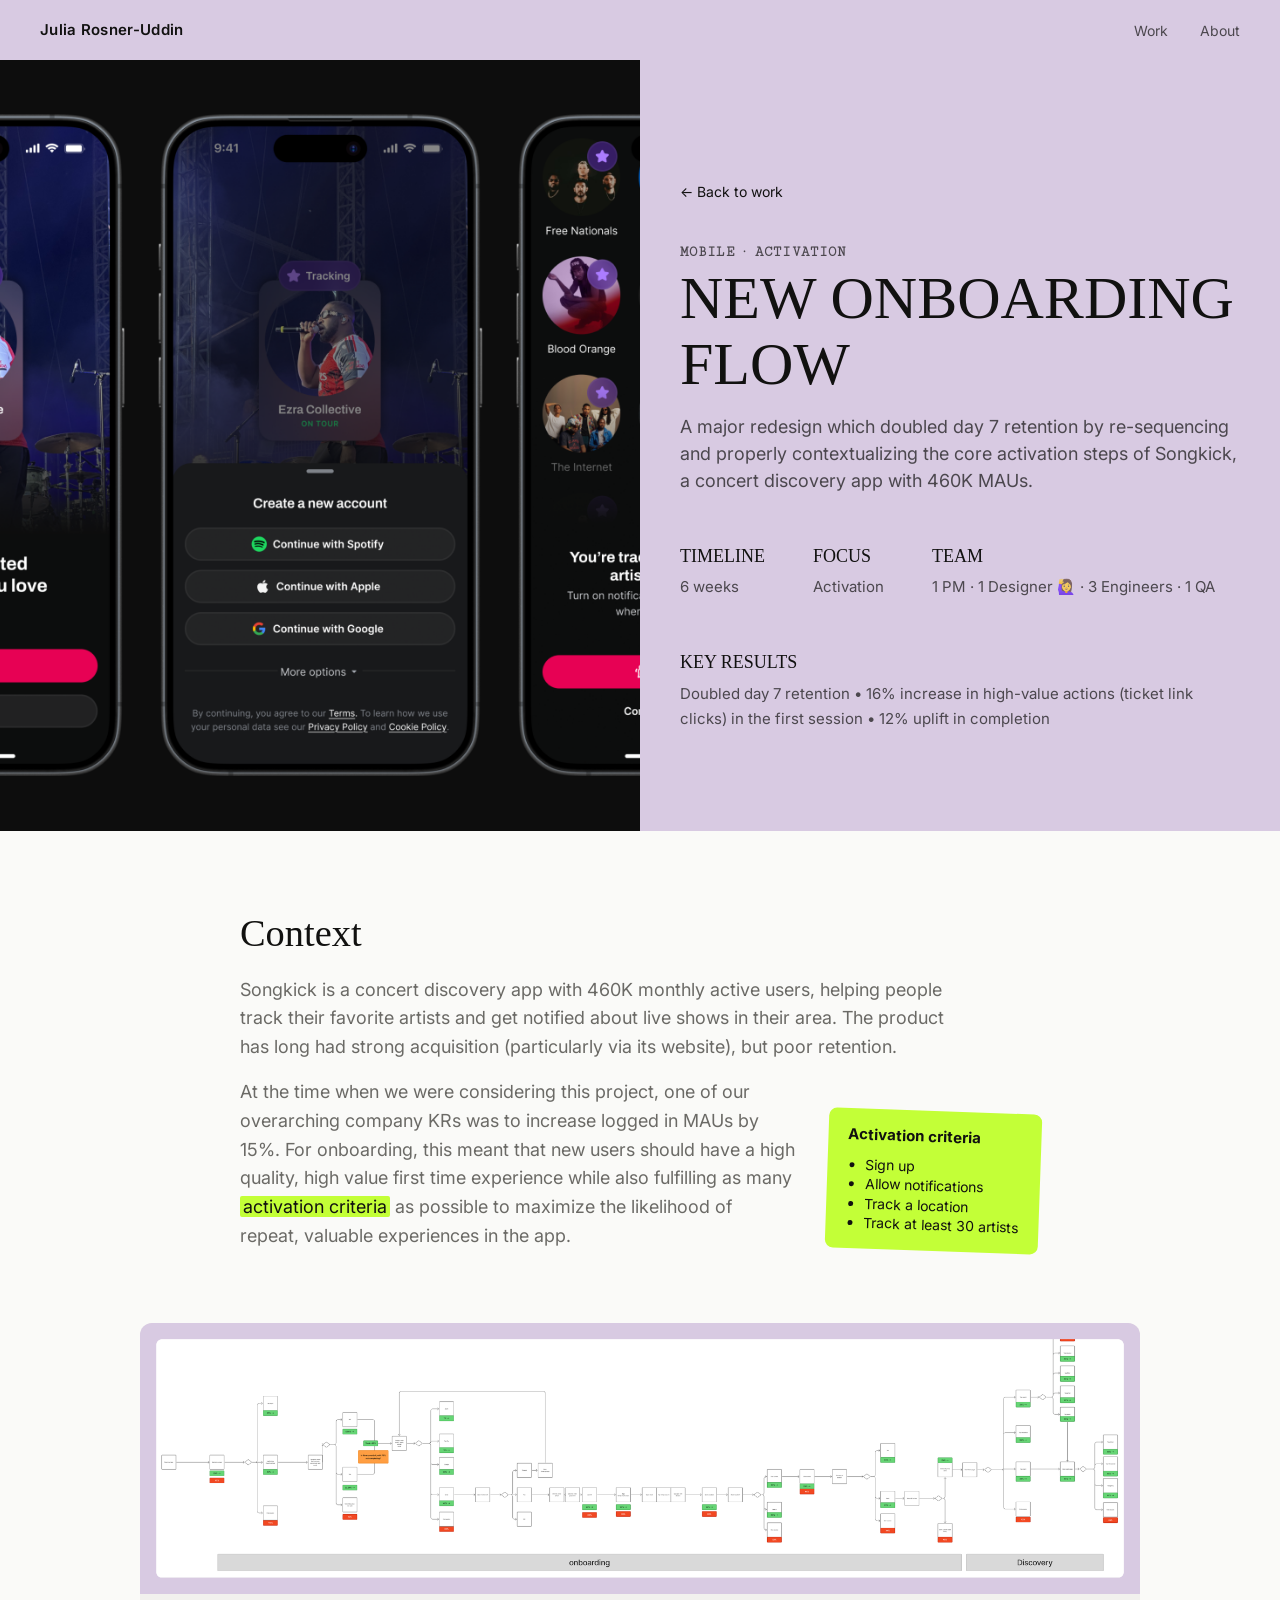
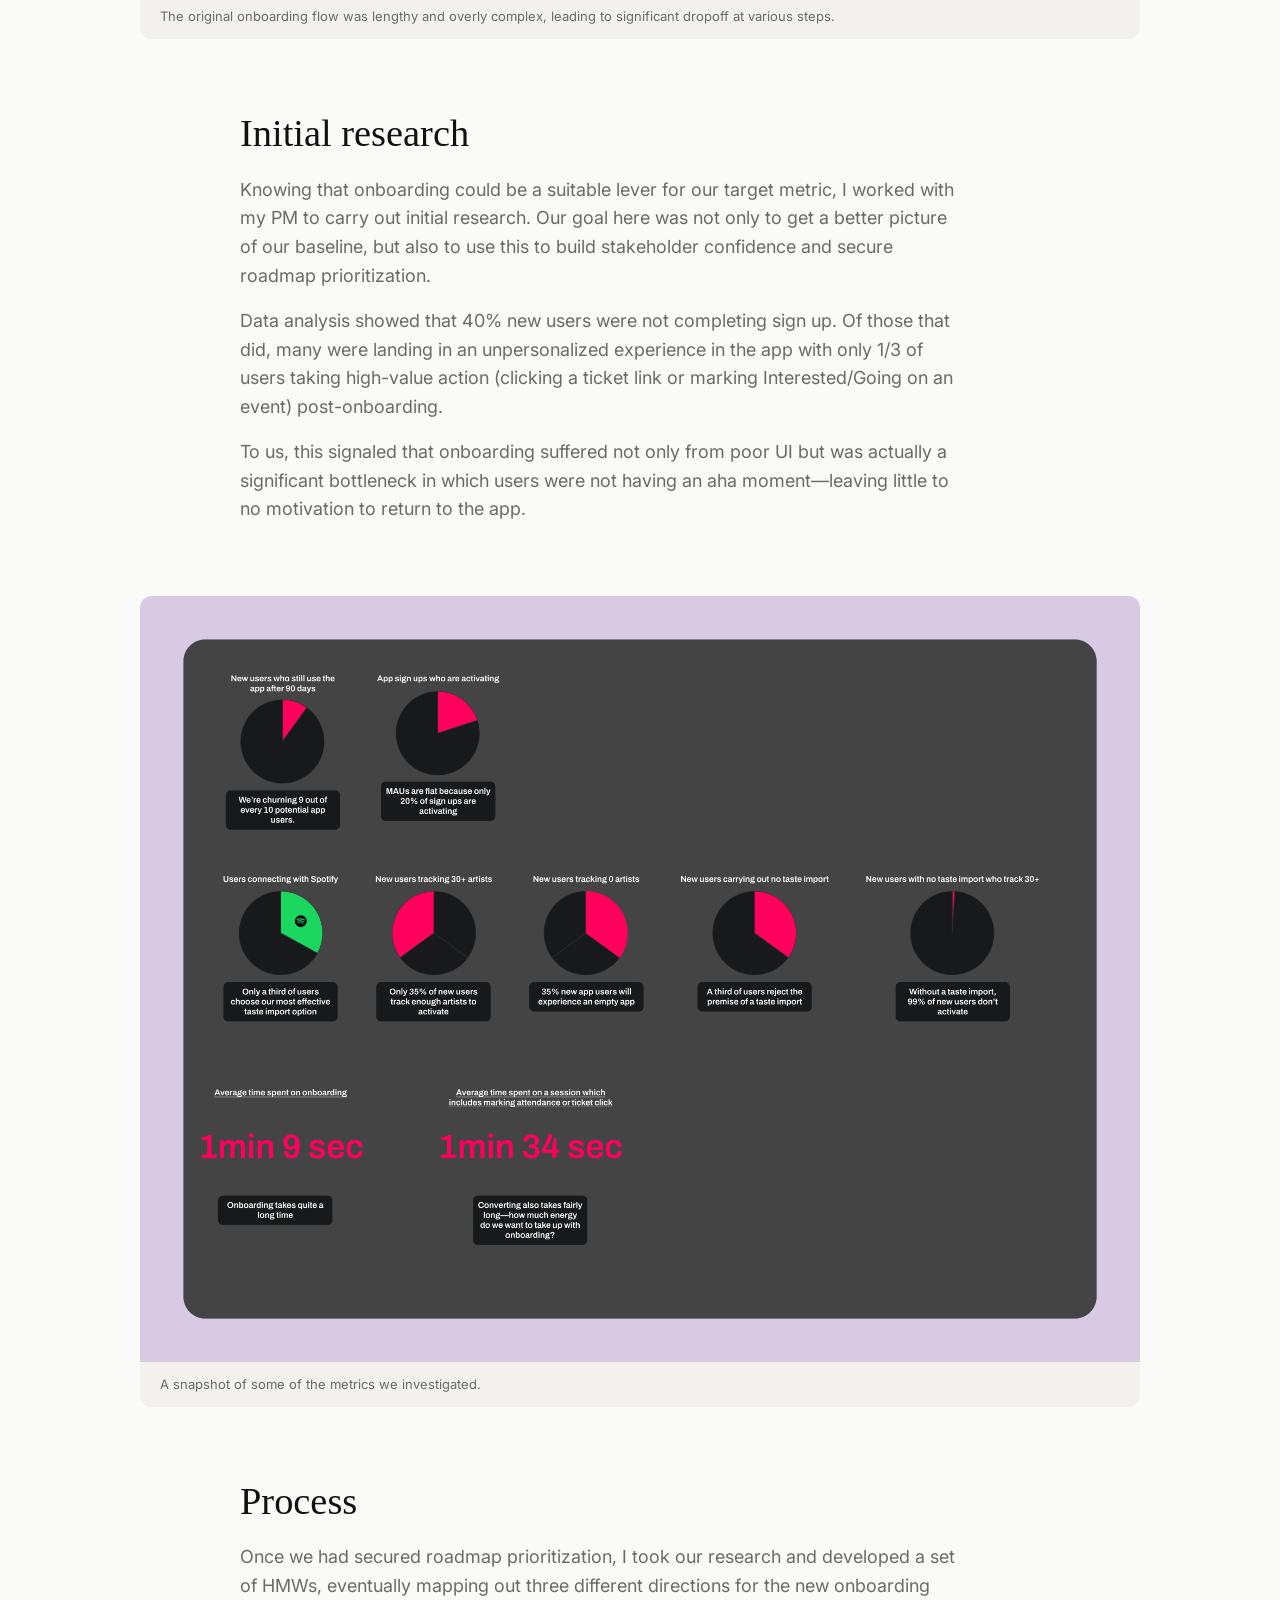
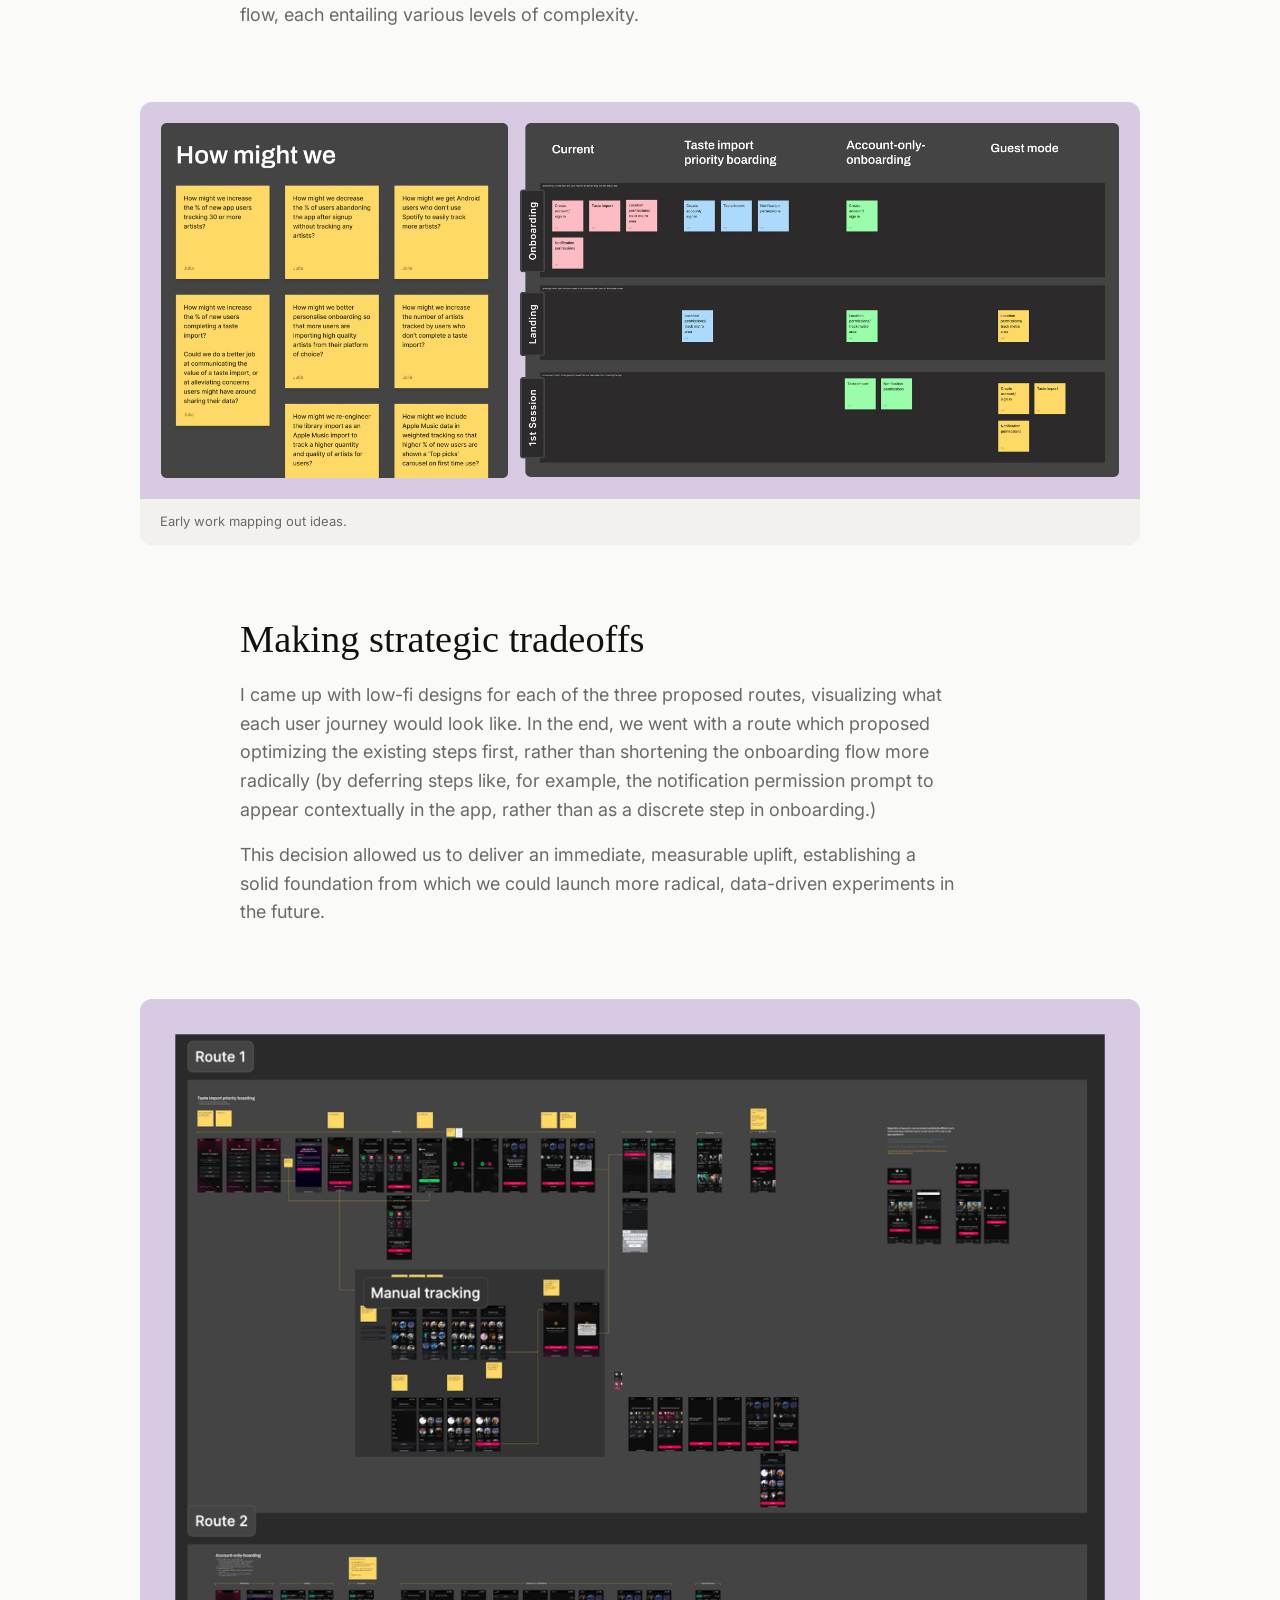
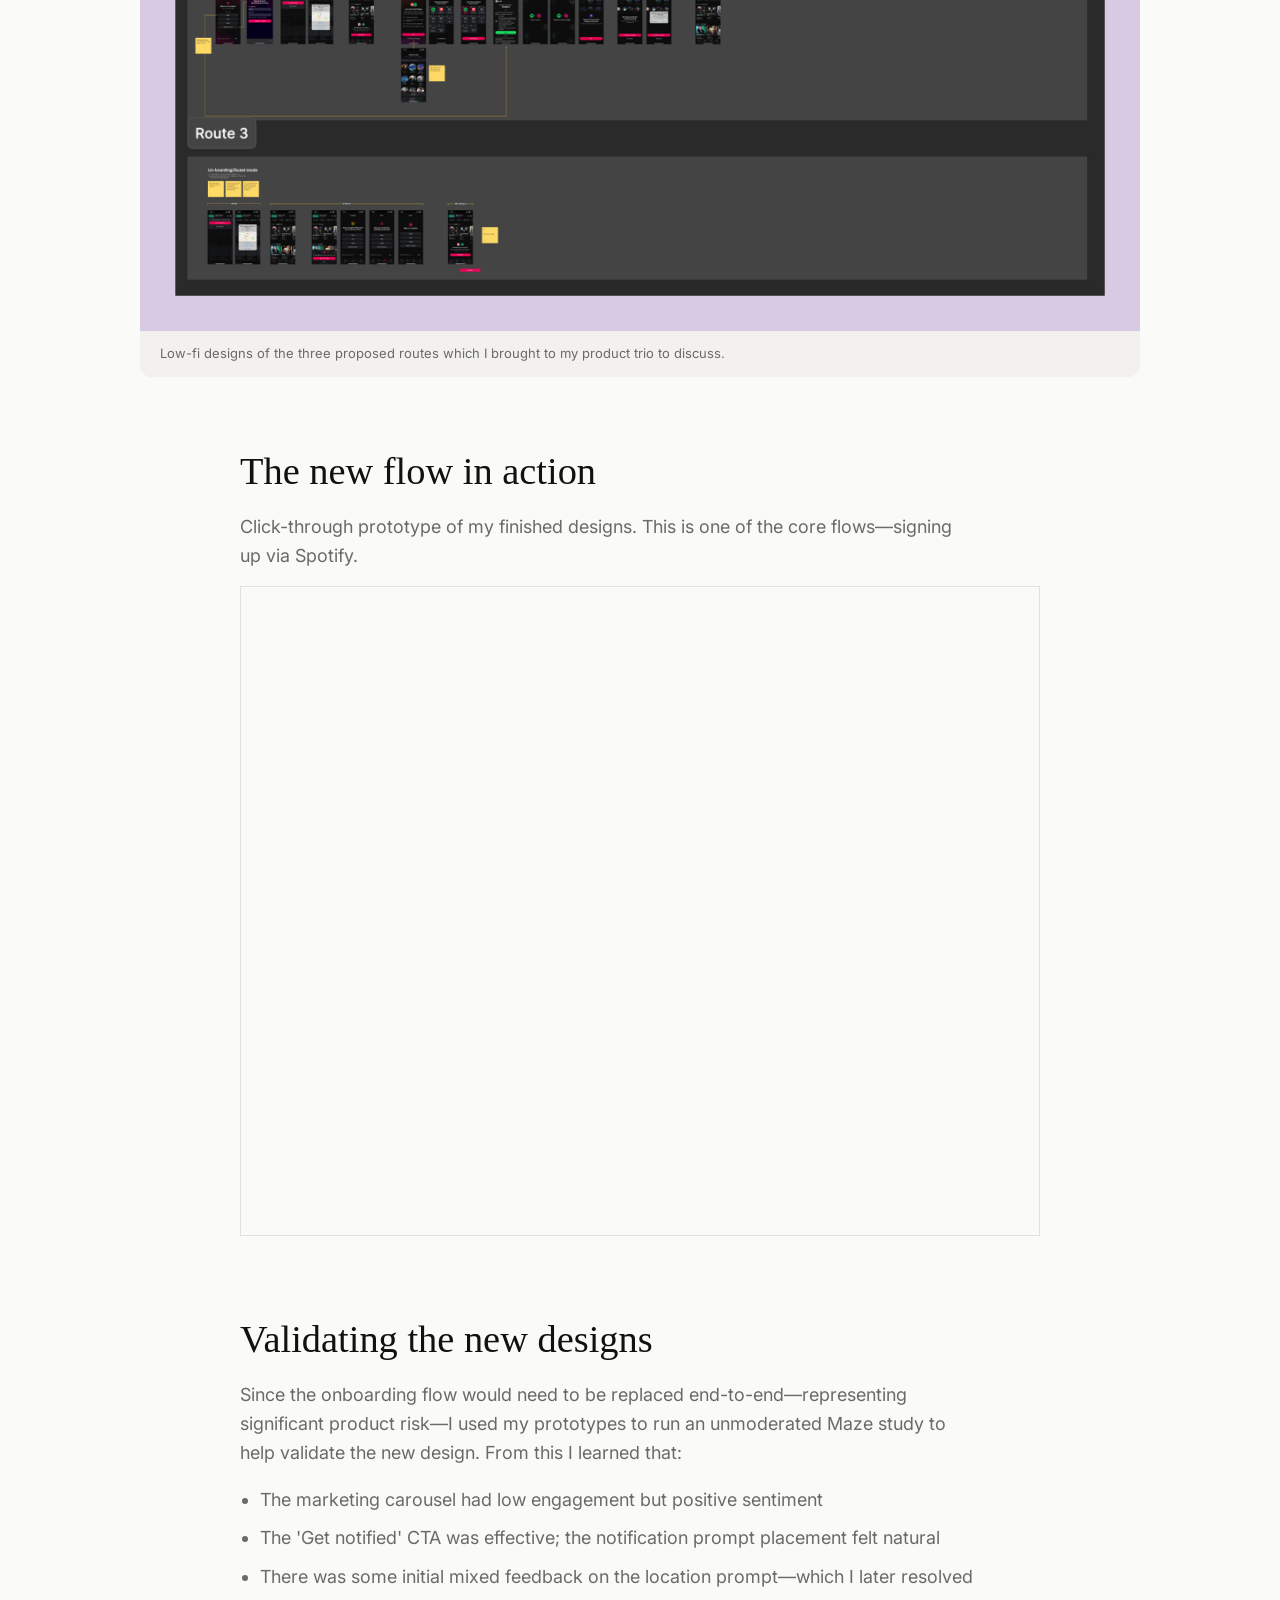
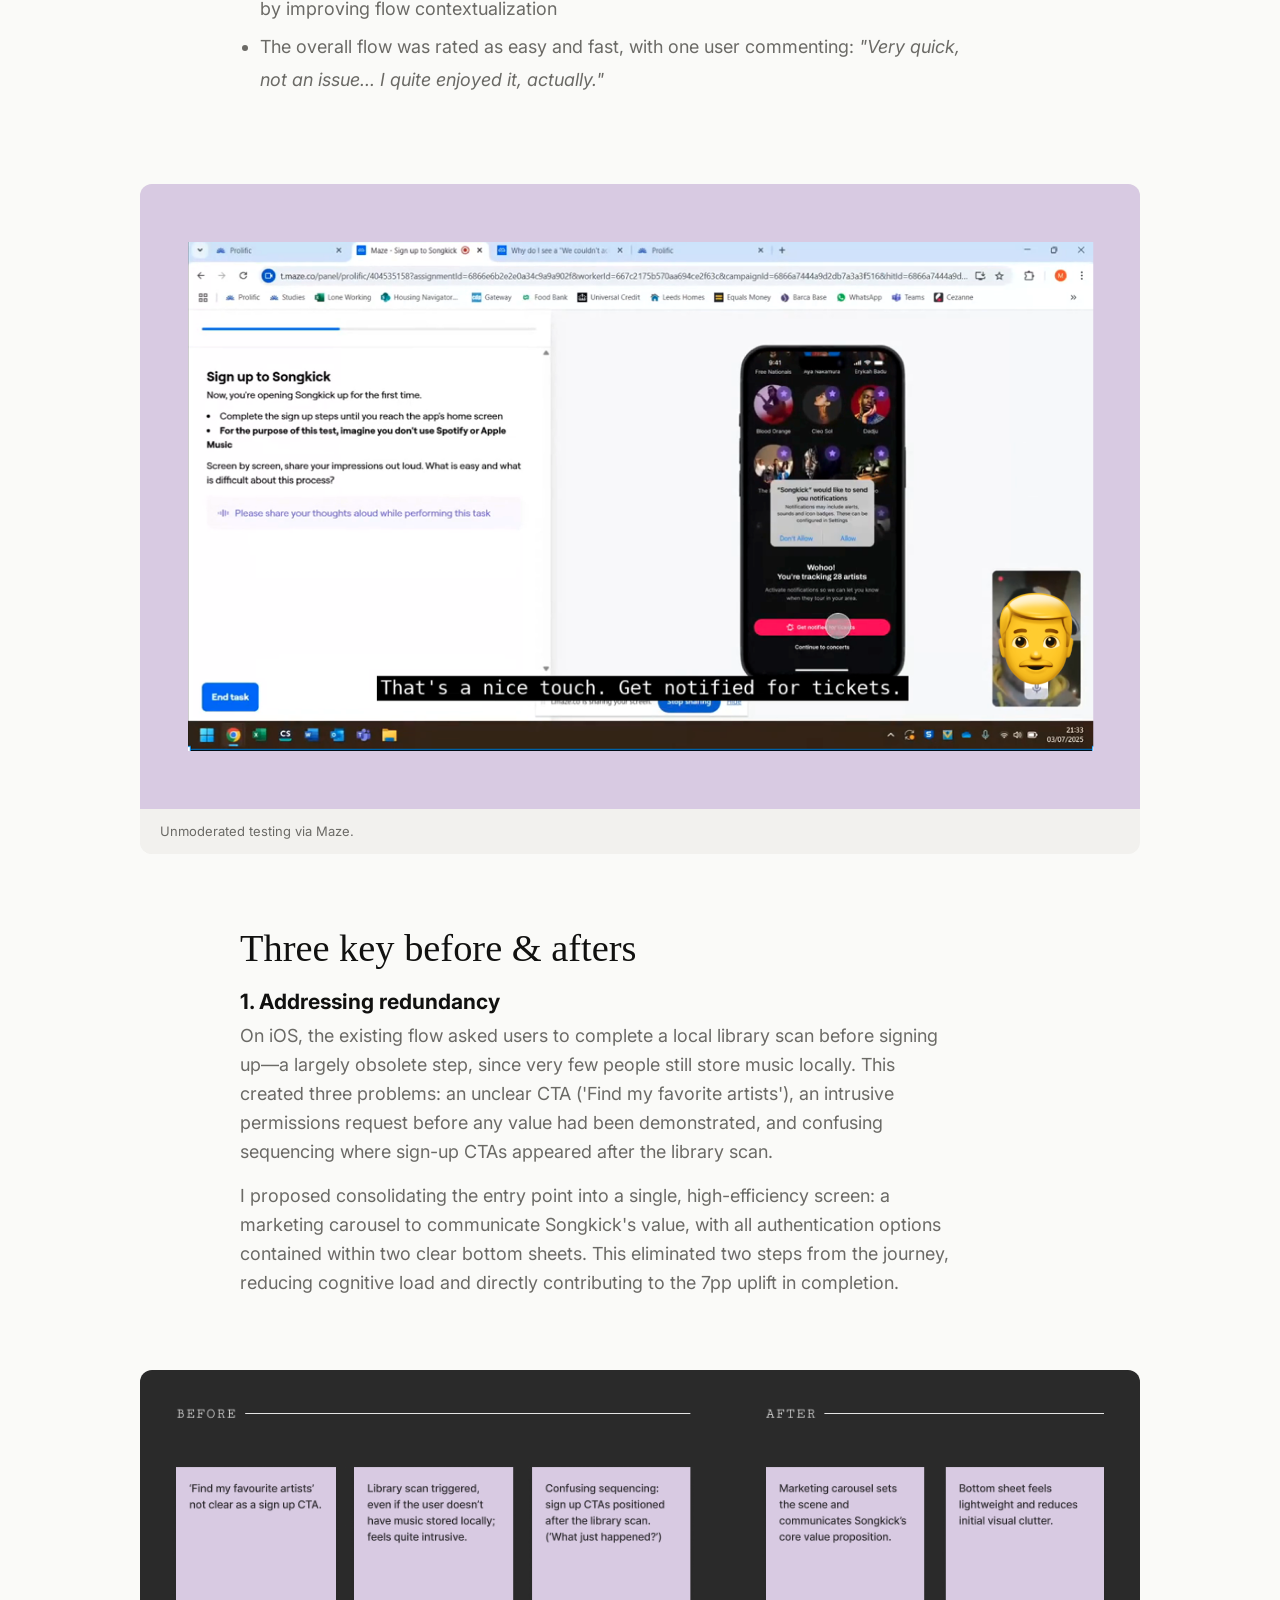
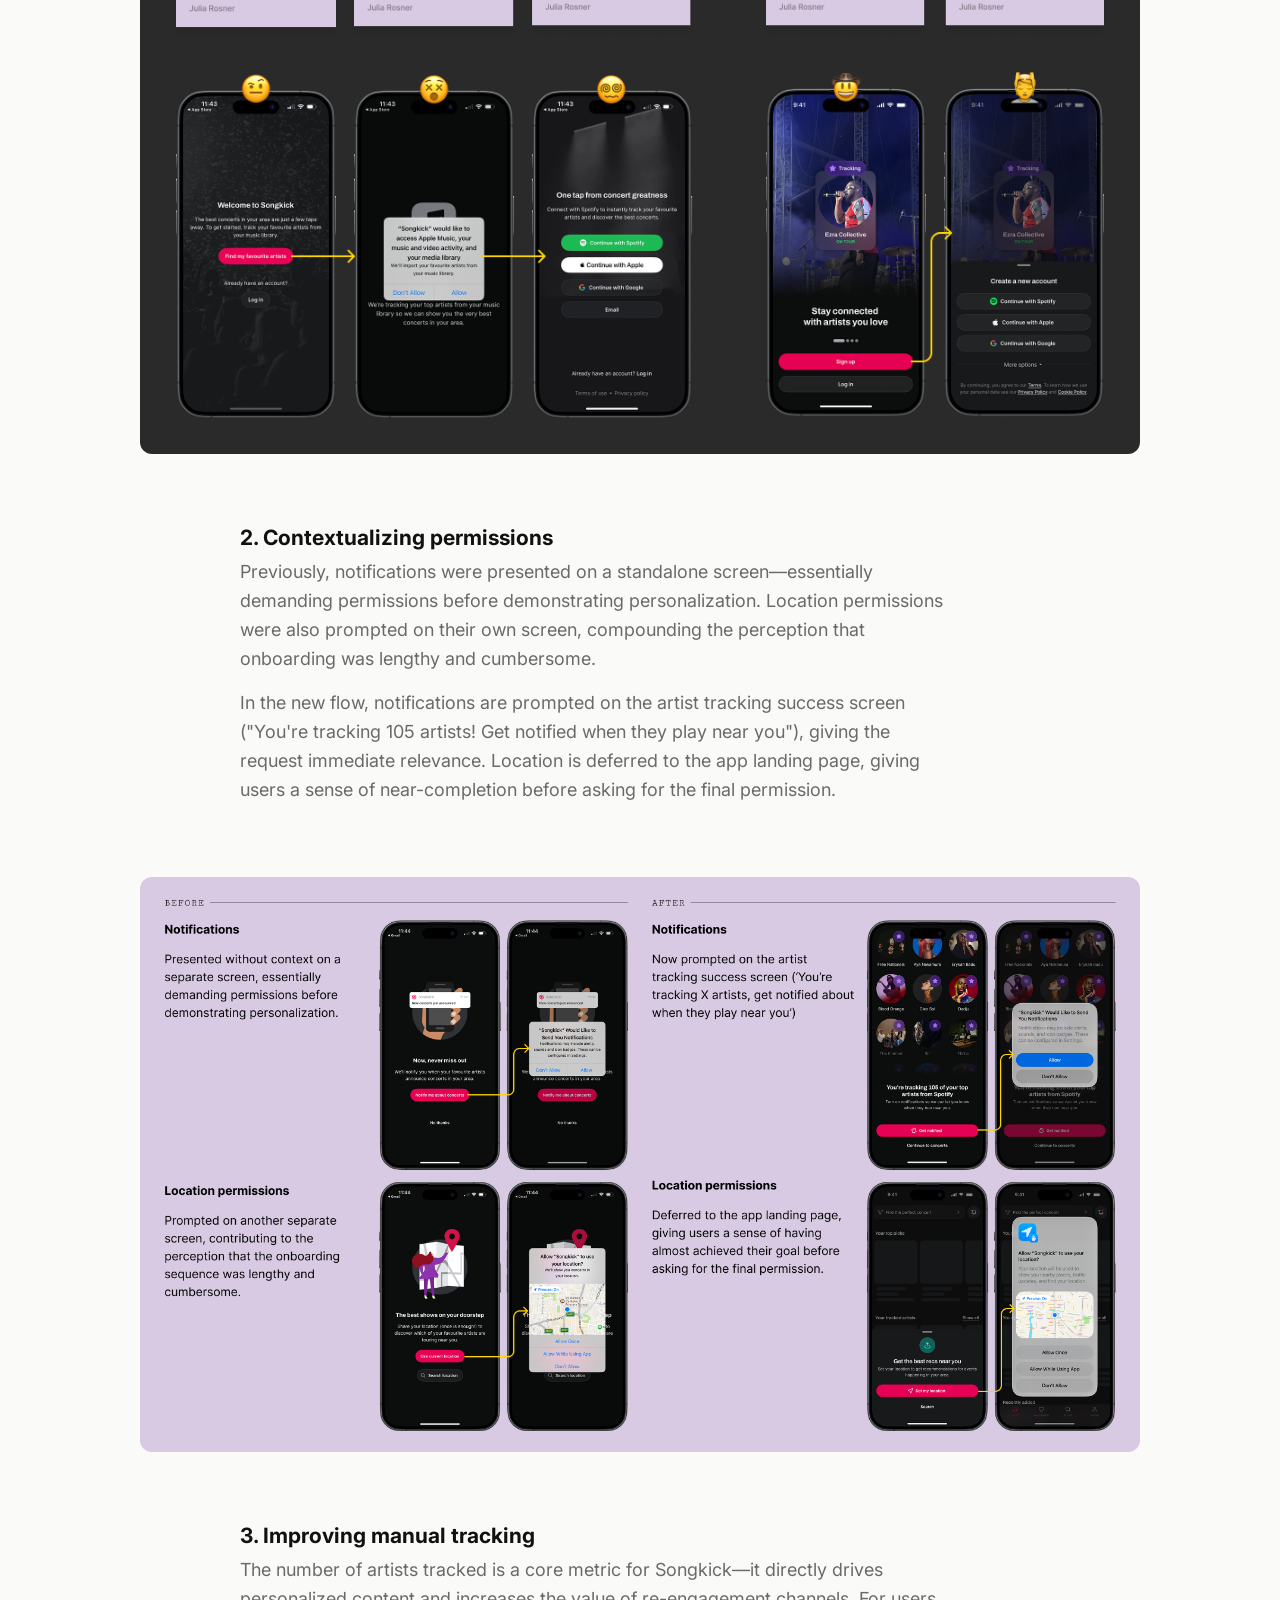
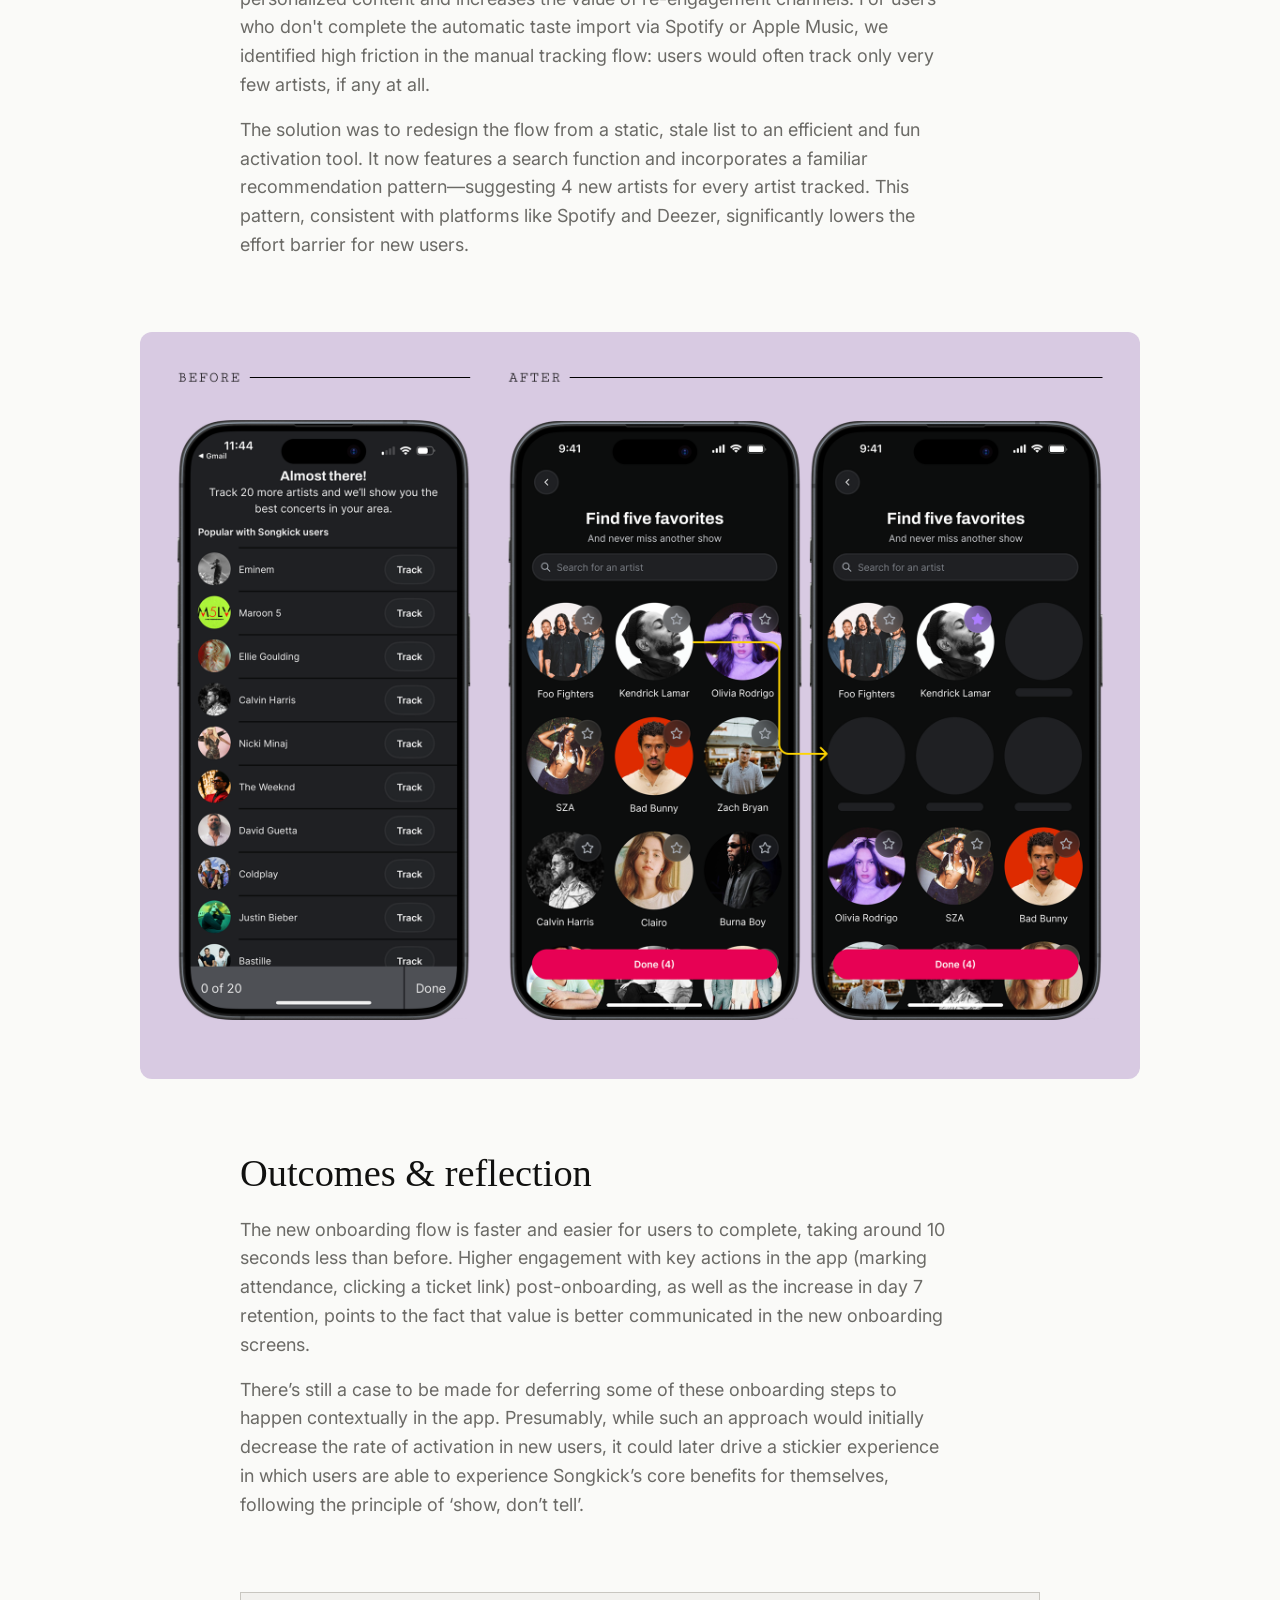
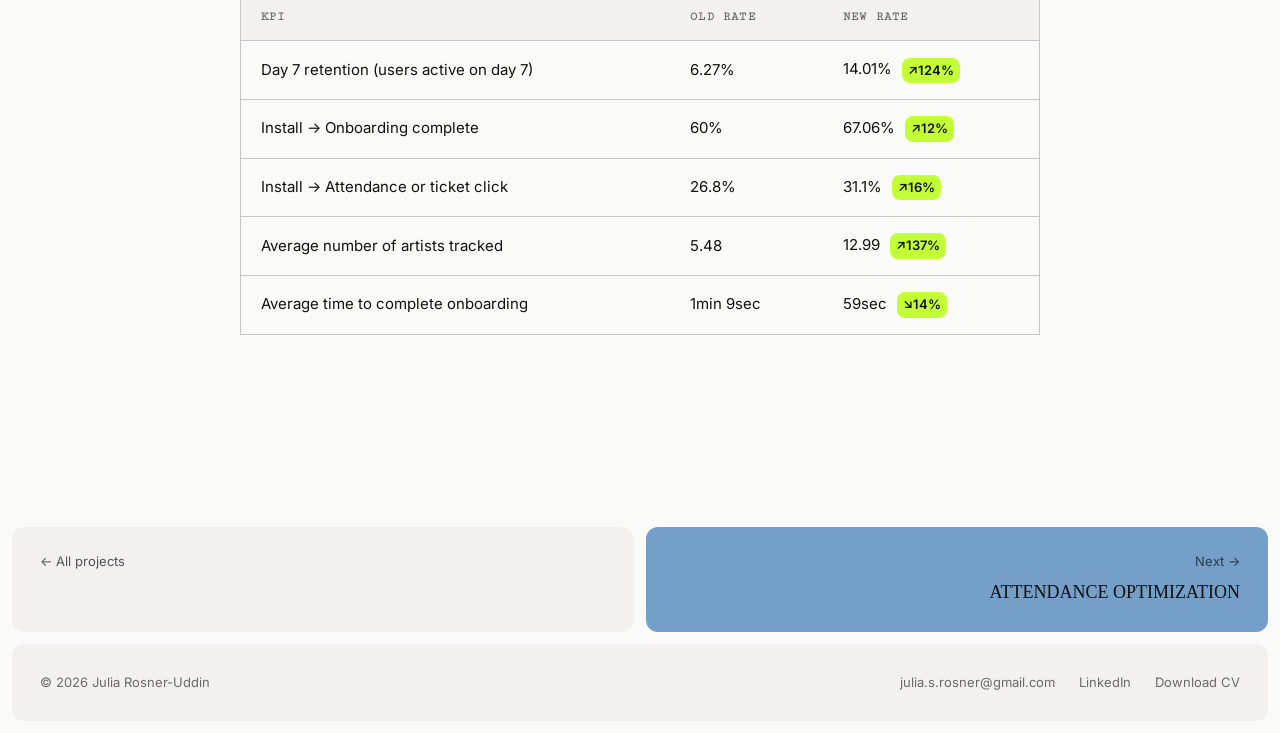
<file: project1.html>
<!DOCTYPE html>
<html lang="en">
<head>
  <meta charset="UTF-8" />
  <meta name="viewport" content="width=device-width, initial-scale=1.0" />
  <title>New Onboarding Flow — Julia Rosner-Uddin</title>
  <meta name="robots" content="noindex" />
  <link rel="stylesheet" href="style.css" />
  <link rel="stylesheet" href="case-study.css" />
  <link rel="preconnect" href="https://fonts.googleapis.com" />
  <link rel="preconnect" href="https://fonts.gstatic.com" crossorigin />
  <link href="https://fonts.googleapis.com/css2?family=Cutive+Mono&family=Inter:wght@300;400;500;600&family=Playfair+Display:ital,wght@0,400;0,600;1,400&display=swap" rel="stylesheet" />
</head>
<body class="theme-purple">

  <!-- PASSWORD GATE (disabled)
  <div id="pw-gate">
    <div class="pw-modal">
      <span class="tag">Protected work</span>
      <h2>Enter password to continue</h2>
      <p class="pw-subtitle">This case study is password protected.</p>
      <div class="pw-form">
        <input class="pw-input" type="password" id="pw-input" placeholder="Password" autocomplete="off" />
        <button id="pw-submit" class="btn">Enter</button>
      </div>
      <p class="pw-error" id="pw-error">Incorrect password. Try again.</p>
    </div>
  </div>
  -->

  <!-- NAV -->
  <nav>
    <a href="index.html" class="nav-name">Julia Rosner-Uddin</a>
    <ul>
      <li><a href="index.html#work">Work</a></li>
      <li><a href="index.html#about">About</a></li>
    </ul>
  </nav>

  <!-- HERO LAYOUT -->
  <div class="cs-hero-layout">

    <!-- HERO IMAGE -->
    <div class="cs-hero-image">
      <img src="images/onboarding_hero.png" alt="" onerror="this.style.display='none'" />
    </div>

    <!-- CASE STUDY HEADER -->
    <header class="cs-header cs-header--purple">
      <div class="cs-container">
        <a href="index.html" class="cs-back">← Back to work</a>
        <span class="tag">Mobile · Activation</span>
        <h1>New Onboarding Flow</h1>
        <p class="cs-subtitle">A major redesign which doubled day 7 retention by re-sequencing and properly contextualizing the core activation steps of Songkick, a concert discovery app with 460K MAUs.</p>
        <div class="cs-meta">
          <div class="cs-meta-item">
            <span class="cs-meta-label">Timeline</span>
            <span>6 weeks</span>
          </div>
          <div class="cs-meta-item">
            <span class="cs-meta-label">Focus</span>
            <span>Activation</span>
          </div>
          <div class="cs-meta-item">
            <span class="cs-meta-label">Team</span>
            <span>1 PM · 1 Designer 🙋‍♀️ · 3 Engineers · 1 QA</span>
          </div>
          <div class="cs-meta-item">
            <span class="cs-meta-label">Key results</span>
            <span>Doubled day 7 retention • 16% increase in high-value actions (ticket link clicks) in the first session • 12% uplift in completion</span>
          </div>
        </div>
      </div>
    </header>

  </div>

  <!-- BODY -->
  <main class="cs-body">
    <div class="cs-container cs-content">

      <!-- CONTEXT -->
      <section class="cs-section">
        <h2>Context</h2>
        <p>Songkick is a concert discovery app with 460K monthly active users, helping people track their favorite artists and get notified about live shows in their area. The product has long had strong acquisition (particularly via its website), but poor retention.</p>
        <div class="cs-note-row">
          <p>
            At the time when we were considering this project, one of our overarching company KRs was to increase logged in MAUs by 15%. For onboarding, this meant that new users should have a high quality, high value first time experience while also fulfilling as many <span class="highlight">activation criteria</span> as possible to maximize the likelihood of repeat, valuable experiences in the app.
          </p>
          <div class="sticky-note">
            <h4>Activation criteria</h4>
            <ul>
              <li>Sign up</li>
              <li>Allow notifications</li>
              <li>Track a location</li>
              <li>Track at least 30 artists</li>
            </ul>
          </div>
        </div>
      </section>

            <!-- FULL-WIDTH IMAGE -->
      <div class="cs-image-full">
        <img src="images/onboarding_core-problem.png" alt="Flow diagram of the original Songkick onboarding flow showing a lengthy multi-step process with significant drop-off" onerror="this.style.display='none'" />
        <p class="cs-caption">The original onboarding flow was lengthy and overly complex, leading to significant dropoff at various steps.</p>
      </div>

      <!-- RESEARCH -->
      <section class="cs-section">
        <h2>Initial research</h2>
        <p>Knowing that onboarding could be a suitable lever for our target metric, I worked with my PM to carry out initial research. Our goal here was not only to get a better picture of our baseline, but also to use this to build stakeholder confidence and secure roadmap prioritization.</p>
        <p>
          Data analysis showed that 40% new users were not completing sign up. Of those that did, many were landing in an unpersonalized experience in the app with only 1/3 of users taking high-value action (clicking a ticket link or marking Interested/Going on an event) post-onboarding.
        </p>
        <p>To us, this signaled that onboarding suffered not only from poor UI but was actually a significant bottleneck in which users were not having an aha moment—leaving little to no motivation to return to the app.</p>
      </section>

       <!-- FULL-WIDTH IMAGE -->
      <div class="cs-image-full">
        <img src="images/onboarding-initial-research.png" alt="Graphs showing key onboarding metrics including sign-up completion rate and artist tracking rate." onerror="this.style.display='none'" />
        <p class="cs-caption">A snapshot of some of the metrics we investigated.</p>
      </div>

      <!-- PROCESS -->
      <section class="cs-section">
        <h2>Process</h2>
        <p>Once we had secured roadmap prioritization, I took our research and developed a set of HMWs, eventually mapping out three different directions for the new onboarding flow, each entailing various levels of complexity.</p>
      </section>

      <!-- FULL-WIDTH IMAGE -->
      <div class="cs-image-full">
        <img src="images/onboarding_process.jpg" alt="Figma screenshot of a number of How Might We sticky notes, as well as some early user flow ideations." onerror="this.style.display='none'" />
        <p class="cs-caption">Early work mapping out ideas.</p>
      </div>

      <!-- Strategic tradeoff -->
      <section class="cs-section">
        <h2>Making strategic tradeoffs</h2>
        <p>I came up with low-fi designs for each of the three proposed routes, visualizing what each user journey would look like. In the end, we went with a route which proposed optimizing the existing steps first, rather than shortening the onboarding flow more radically (by deferring steps like, for example, the notification permission prompt to appear contextually in the app, rather than as a discrete step in onboarding.)</p>
        <p>This decision allowed us to deliver an immediate, measurable uplift, establishing a solid foundation from which we could launch more radical, data-driven experiments in the future.</p>
      </section>

            <!-- FULL-WIDTH IMAGE -->
      <div class="cs-image-full">
        <img src="images/onboarding_three-routes.jpg" alt="Low-fidelity designs comparing three proposed onboarding flow directions" onerror="this.style.display='none'" />
        <p class="cs-caption">Low-fi designs of the three proposed routes which I brought to my product trio to discuss.</p>
      </div>

      <!-- PROTOTYPE -->
                  <section class="cs-section iframe-section">
        <h2>The new flow in action</h2>
        <p>Click-through prototype of my finished designs. This is one of the core flows—signing up via Spotify.</p>
        <iframe style="border: 1px solid rgba(0, 0, 0, 0.1);" width="100%" height="650" src="https://embed.figma.com/proto/xpp7c4aJyqGg13kTixynsl/Assets?node-id=213-24378&viewport=407%2C352%2C0.16&scaling=scale-down&content-scaling=fixed&starting-point-node-id=213%3A24378&page-id=150%3A22338&embed-host=share" allowfullscreen></iframe>
      </section>

      <!-- VALIDATING NEW DESIGNS -->
      <section class="cs-section">
        <h2>Validating the new designs</h2>
        <p>Since the onboarding flow would need to be replaced end-to-end—representing significant product risk—I used my prototypes to run an unmoderated Maze study to help validate the new design. From this I learned that:</p>
        <ul class="cs-list">
          <li>The marketing carousel had low engagement but positive sentiment</li>
          <li>The 'Get notified' CTA was effective; the notification prompt placement felt natural</li>
          <li>There was some initial mixed feedback on the location prompt—which I later resolved by improving flow contextualization</li>
          <li>The overall flow was rated as easy and fast, with one user commenting: <i>"Very quick, not an issue... I quite enjoyed it, actually."</i></li>
        </ul>
      </section>

      <div class="cs-image-full">
        <img src="images/onboarding_research.png" alt="Screenshot of one of the recorded user testing sessions." onerror="this.style.display='none'" />
        <p class="cs-caption">Unmoderated testing via Maze. </p>
      </div>

      <!-- ADDRESSING REDUNDANCY -->
      <section class="cs-section">
        <h2>Three key before & afters</h2>
        <h3>1. Addressing redundancy</h3>
        <p>On iOS, the existing flow asked users to complete a local library scan before signing up—a largely obsolete step, since very few people still store music locally. This created three problems: an unclear CTA ('Find my favorite artists'), an intrusive permissions request before any value had been demonstrated, and confusing sequencing where sign-up CTAs appeared after the library scan.</p>
        <p>I proposed consolidating the entry point into a single, high-efficiency screen: a marketing carousel to communicate Songkick's value, with all authentication options contained within two clear bottom sheets. This eliminated two steps from the journey, reducing cognitive load and directly contributing to the 7pp uplift in completion.</p>
      </section>

      <div class="cs-image-full">
        <img src="images/onboarding_redundancy.png" alt="Before and After of the welcome screens showing consolidation of redundant sign-up entry points" onerror="this.style.display='none'" />
      </div>



      <!-- CONTEXTUALISING PERMISSIONS -->
      <section class="cs-section">
        <h3>2. Contextualizing permissions</h3>
        <p>Previously, notifications were presented on a standalone screen—essentially demanding permissions before demonstrating personalization. Location permissions were also prompted on their own screen, compounding the perception that onboarding was lengthy and cumbersome.</p>
        <p>In the new flow, notifications are prompted on the artist tracking success screen ("You're tracking 105 artists! Get notified when they play near you"), giving the request immediate relevance. Location is deferred to the app landing page, giving users a sense of near-completion before asking for the final permission.</p>
      </section>

      <!-- FULL-WIDTH IMAGE -->
      <div class="cs-image-full">
        <img src="images/onboarding_permissions.png" alt="Before and After of the permission prompts with added contextualization." onerror="this.style.display='none'" />
      </div>

      <!-- IMPROVING MANUAL TRACKING -->
      <section class="cs-section">
        <h3>3. Improving manual tracking</h3>
        <p>The number of artists tracked is a core metric for Songkick—it directly drives personalized content and increases the value of re-engagement channels. For users who don't complete the automatic taste import via Spotify or Apple Music, we identified high friction in the manual tracking flow: users would often track only very few artists, if any at all.</p>
        <p>The solution was to redesign the flow from a static, stale list to an efficient and fun activation tool. It now features a search function and incorporates a familiar recommendation pattern—suggesting 4 new artists for every artist tracked. This pattern, consistent with platforms like Spotify and Deezer, significantly lowers the effort barrier for new users.</p>
      </section>

      <div class="cs-image-full">
        <img src="images/onboarding_manual-tracking.png" alt="Before and After of the manual artist tracking flow showing the redesigned search and selection experience." onerror="this.style.display='none'" />
      </div>
      
      <!-- OUTCOMES -->
      <section class="cs-section">
        <h2>Outcomes & reflection</h2>
        <p>The new onboarding flow is faster and easier for users to complete, taking around 10 seconds less than before. Higher engagement with key actions in the app (marking attendance, clicking a ticket link) post-onboarding, as well as the increase in day 7 retention, points to the fact that value is better communicated in the new onboarding screens.
        </p>
        <p>
          There’s still a case to be made for deferring some of these onboarding steps to happen contextually in the app. Presumably, while such an approach would initially decrease the rate of activation in new users, it could later drive a stickier experience in which users are able to experience Songkick’s core benefits for themselves, following the principle of ‘show, don’t tell’. 
          </p>
      </section>

      <section class="cs-section">

      <!-- KPI TABLE -->
      <div class="cs-table-wrap">
        <table class="cs-table">
          <thead>
            <tr>
              <th>KPI</th>
              <th>Old rate</th>
              <th>New rate</th>
            </tr>
          </thead>
          <tbody>
            <tr>
              <td>Day 7 retention (users active on day 7)</td>
              <td>6.27%</td>
              <td>14.01% <span class="cs-badge cs-badge--positive">↗124%</span></td>
            </tr>
            <tr>
              <td>Install → Onboarding complete</td>
              <td>60%</td>
              <td>67.06% <span class="cs-badge cs-badge--positive">↗12%</span></td>
            </tr>
            <tr>
              <td>Install → Attendance or ticket click</td>
              <td>26.8%</td>
              <td>31.1% <span class="cs-badge cs-badge--positive">↗16%</span></td>
            </tr>
            <tr>
              <td>Average number of artists tracked</td>
              <td>5.48</td>
              <td>12.99 <span class="cs-badge cs-badge--positive">↗137%</span></td>
            </tr>
            <tr>
              <td>Average time to complete onboarding</td>
              <td>1min 9sec</td>
              <td>59sec <span class="cs-badge cs-badge--positive">↘14%</span></td>
            </tr>
          </tbody>
        </table>
      </div>

    </section>

    </div>
  </main>

  <!-- PROJECT NAV -->
  <div class="cs-nav-projects">
    <a href="index.html#work" class="cs-nav-card cs-nav-card--neutral">
      <span class="cs-nav-dir">← All projects</span>
    </a>
    <a href="project2.html" class="cs-nav-card cs-nav-card--right cs-header--blue">
      <span class="cs-nav-dir">Next →</span>
      <span class="cs-nav-title">Attendance Optimization</span>
    </a>
  </div>

  <!-- FOOTER -->
  <footer>
    <div class="footer-inner">
      <span>© 2026 Julia Rosner-Uddin</span>
      <div class="footer-links">
        <a href="mailto:julia.s.rosner@gmail.com">julia.s.rosner@gmail.com</a>
        <a href="https://linkedin.com/in/juliarosner" target="_blank">LinkedIn</a>
        <a href="images/julia-rosner-cv.pdf" download>Download CV</a>
      </div>
    </div>
  </footer>

  <script src="script.js"></script>
  <script src="https://t.contentsquare.net/uxa/3d5fb611e680e.js"></script>

</body>
</html>
</file>
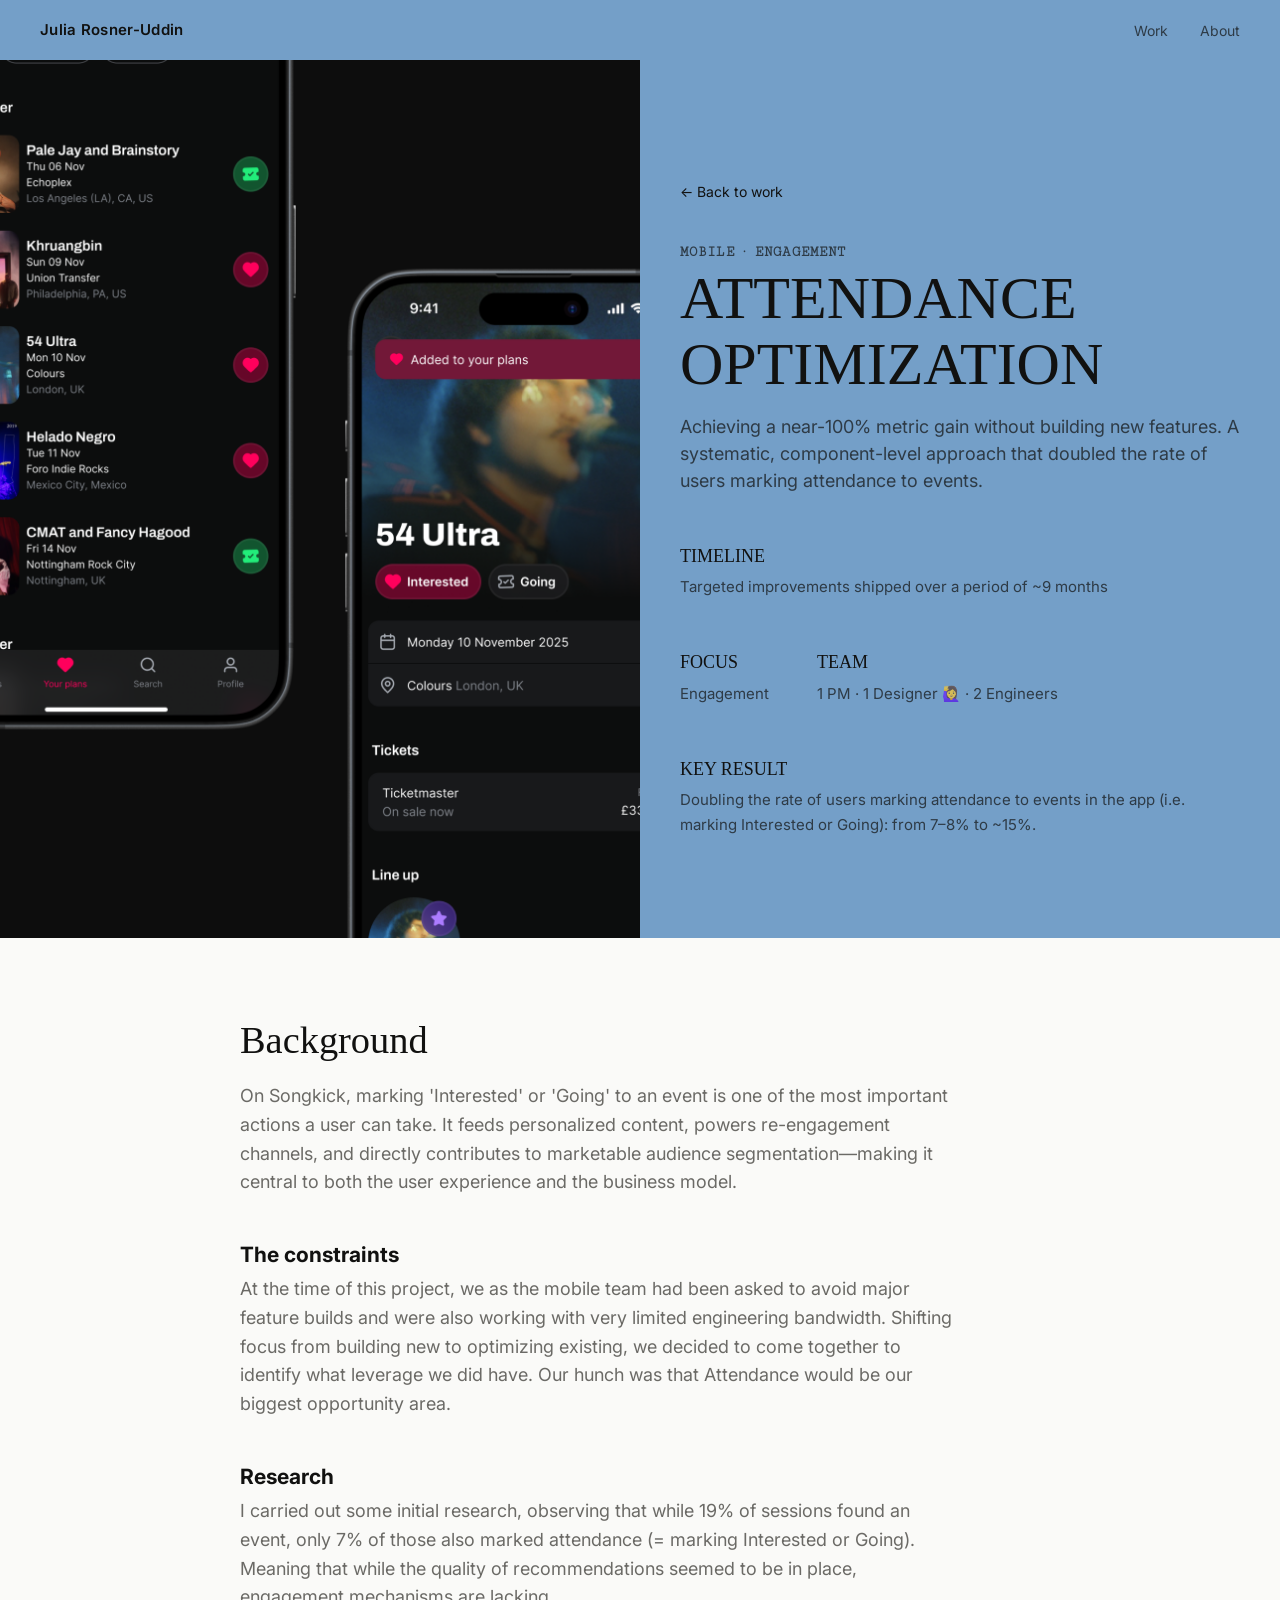
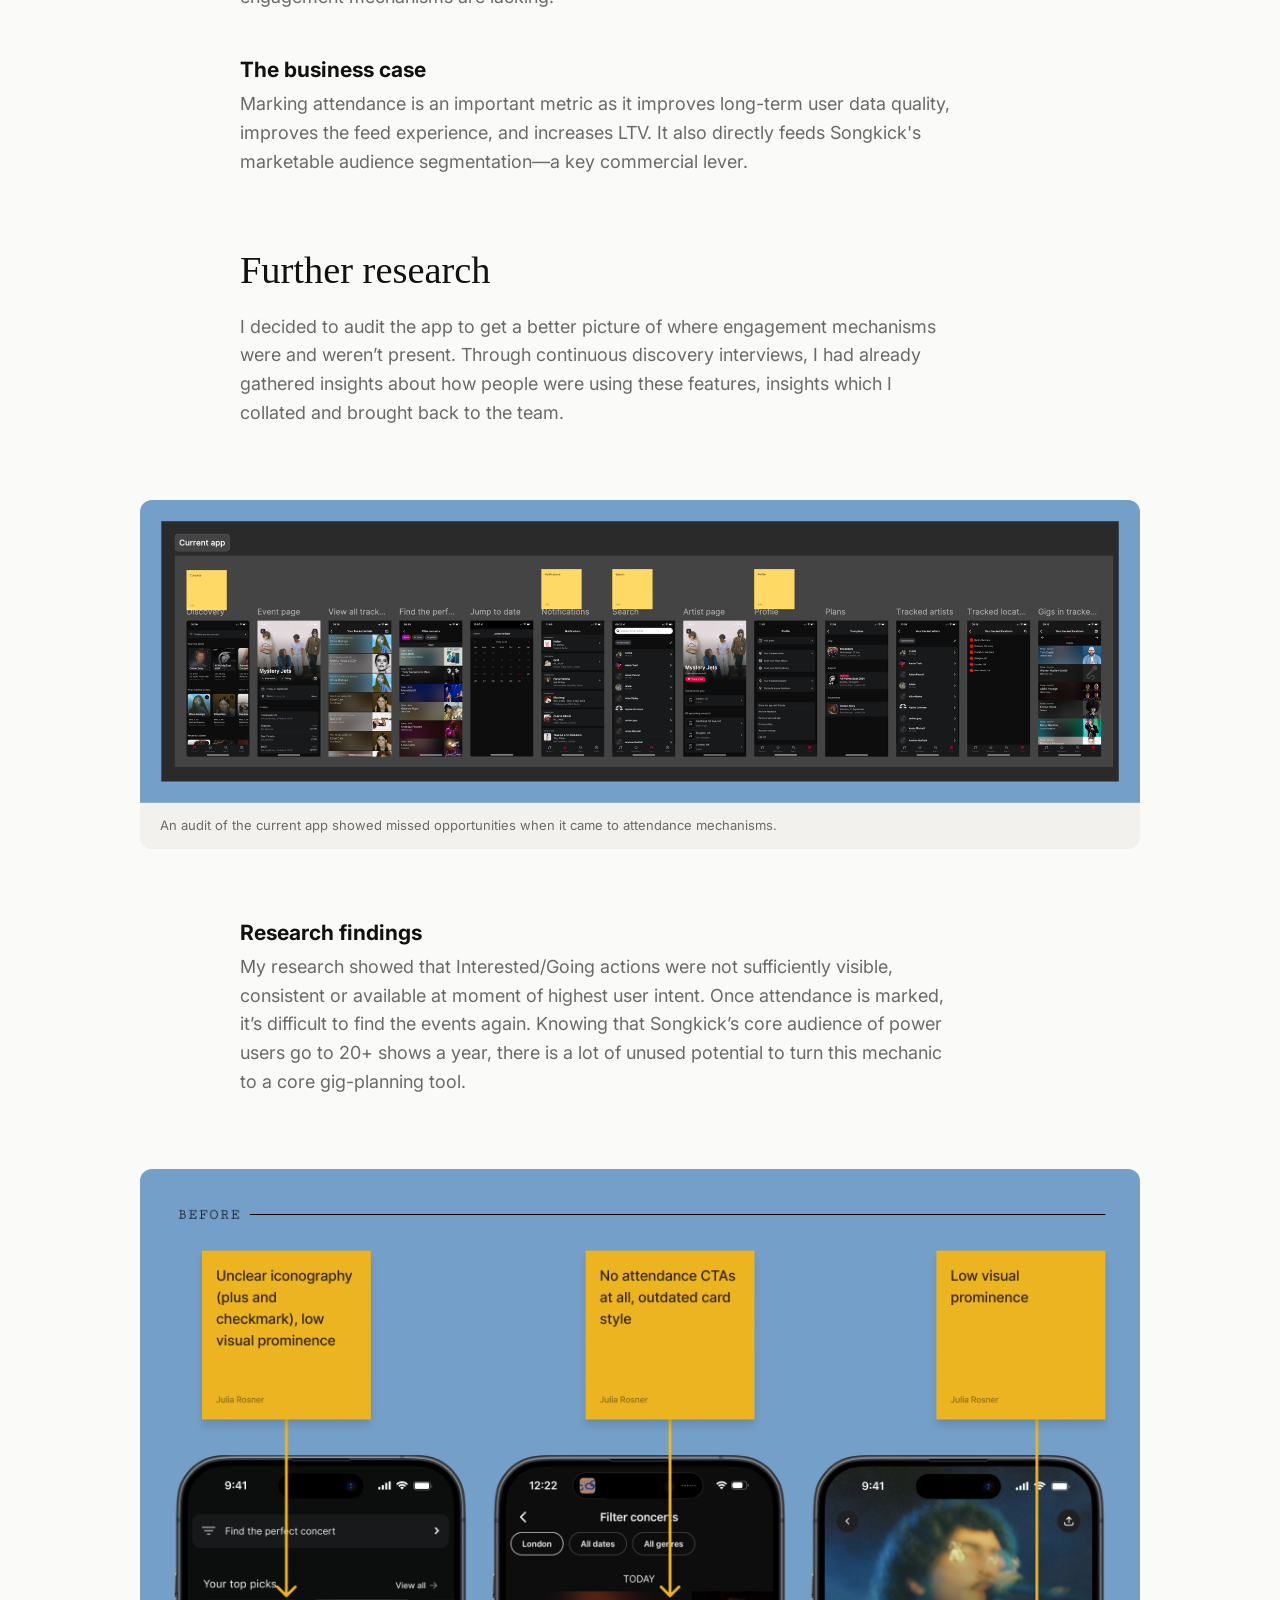
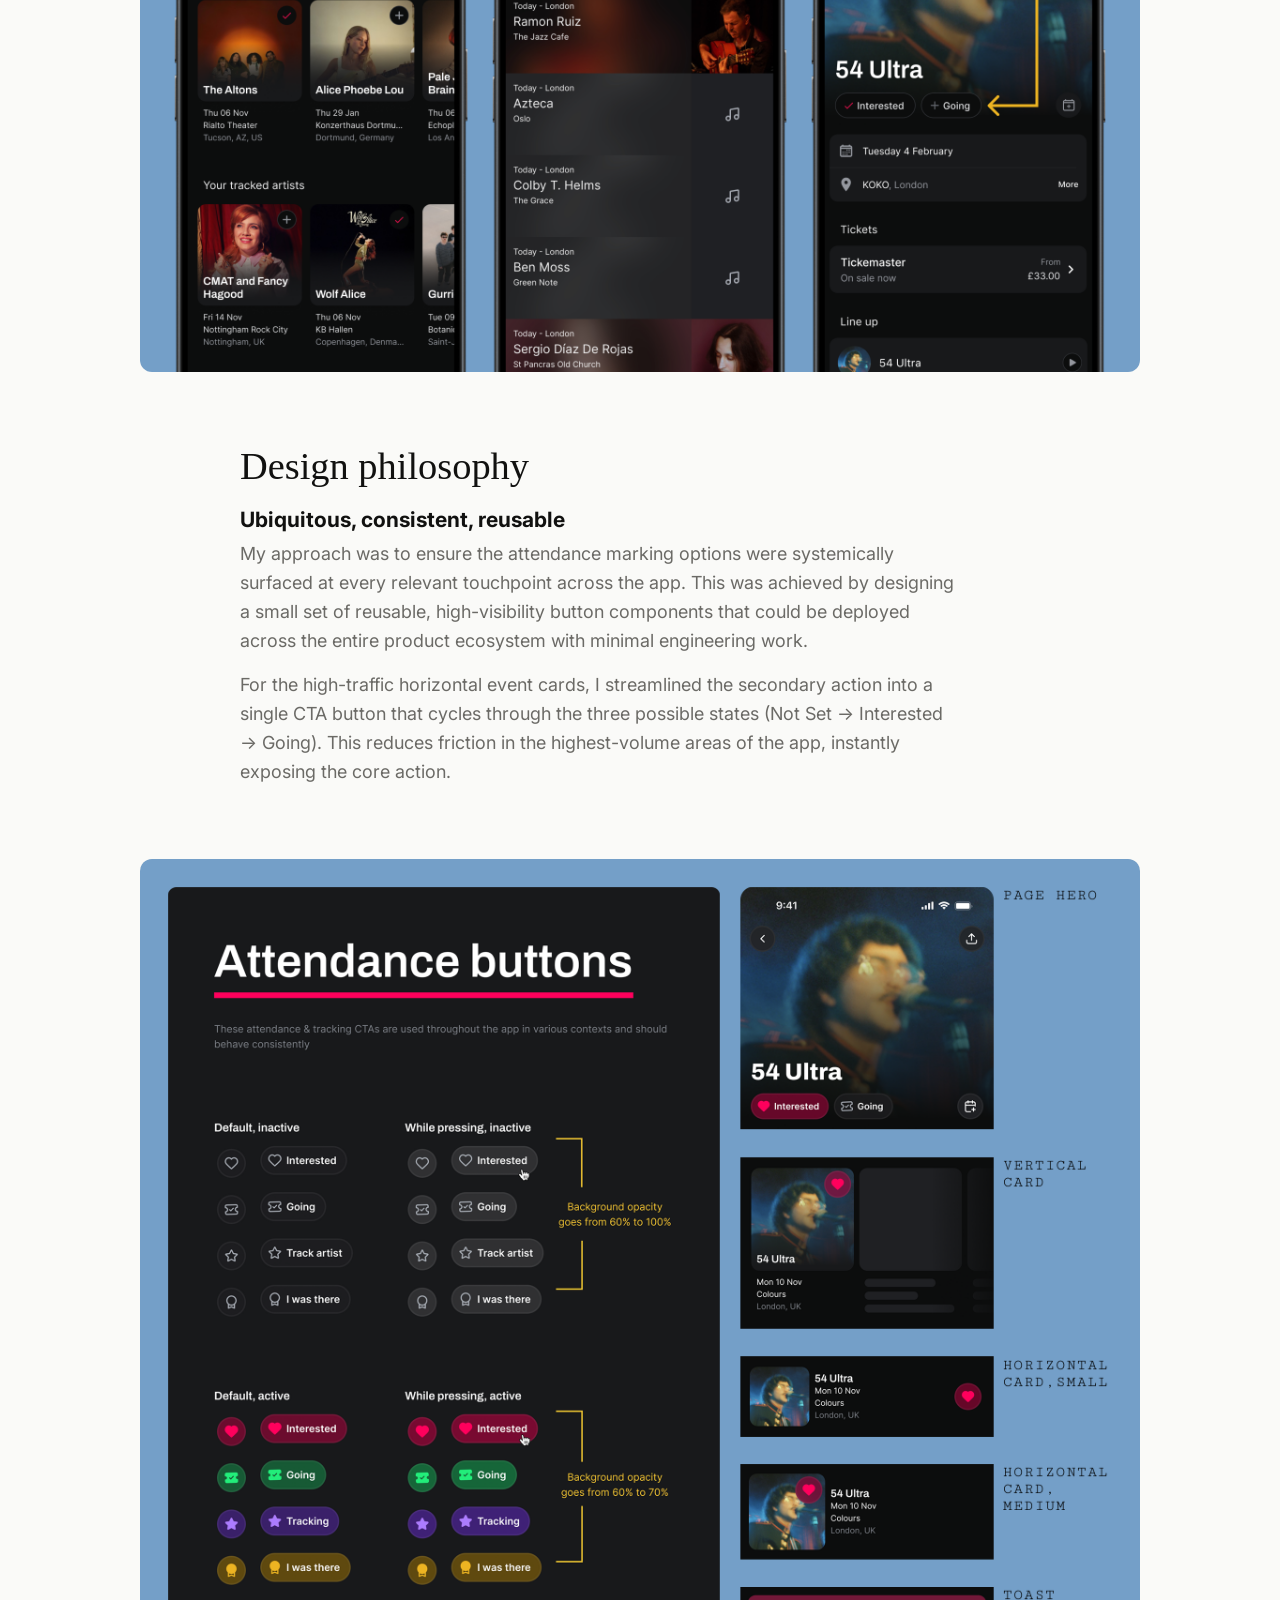
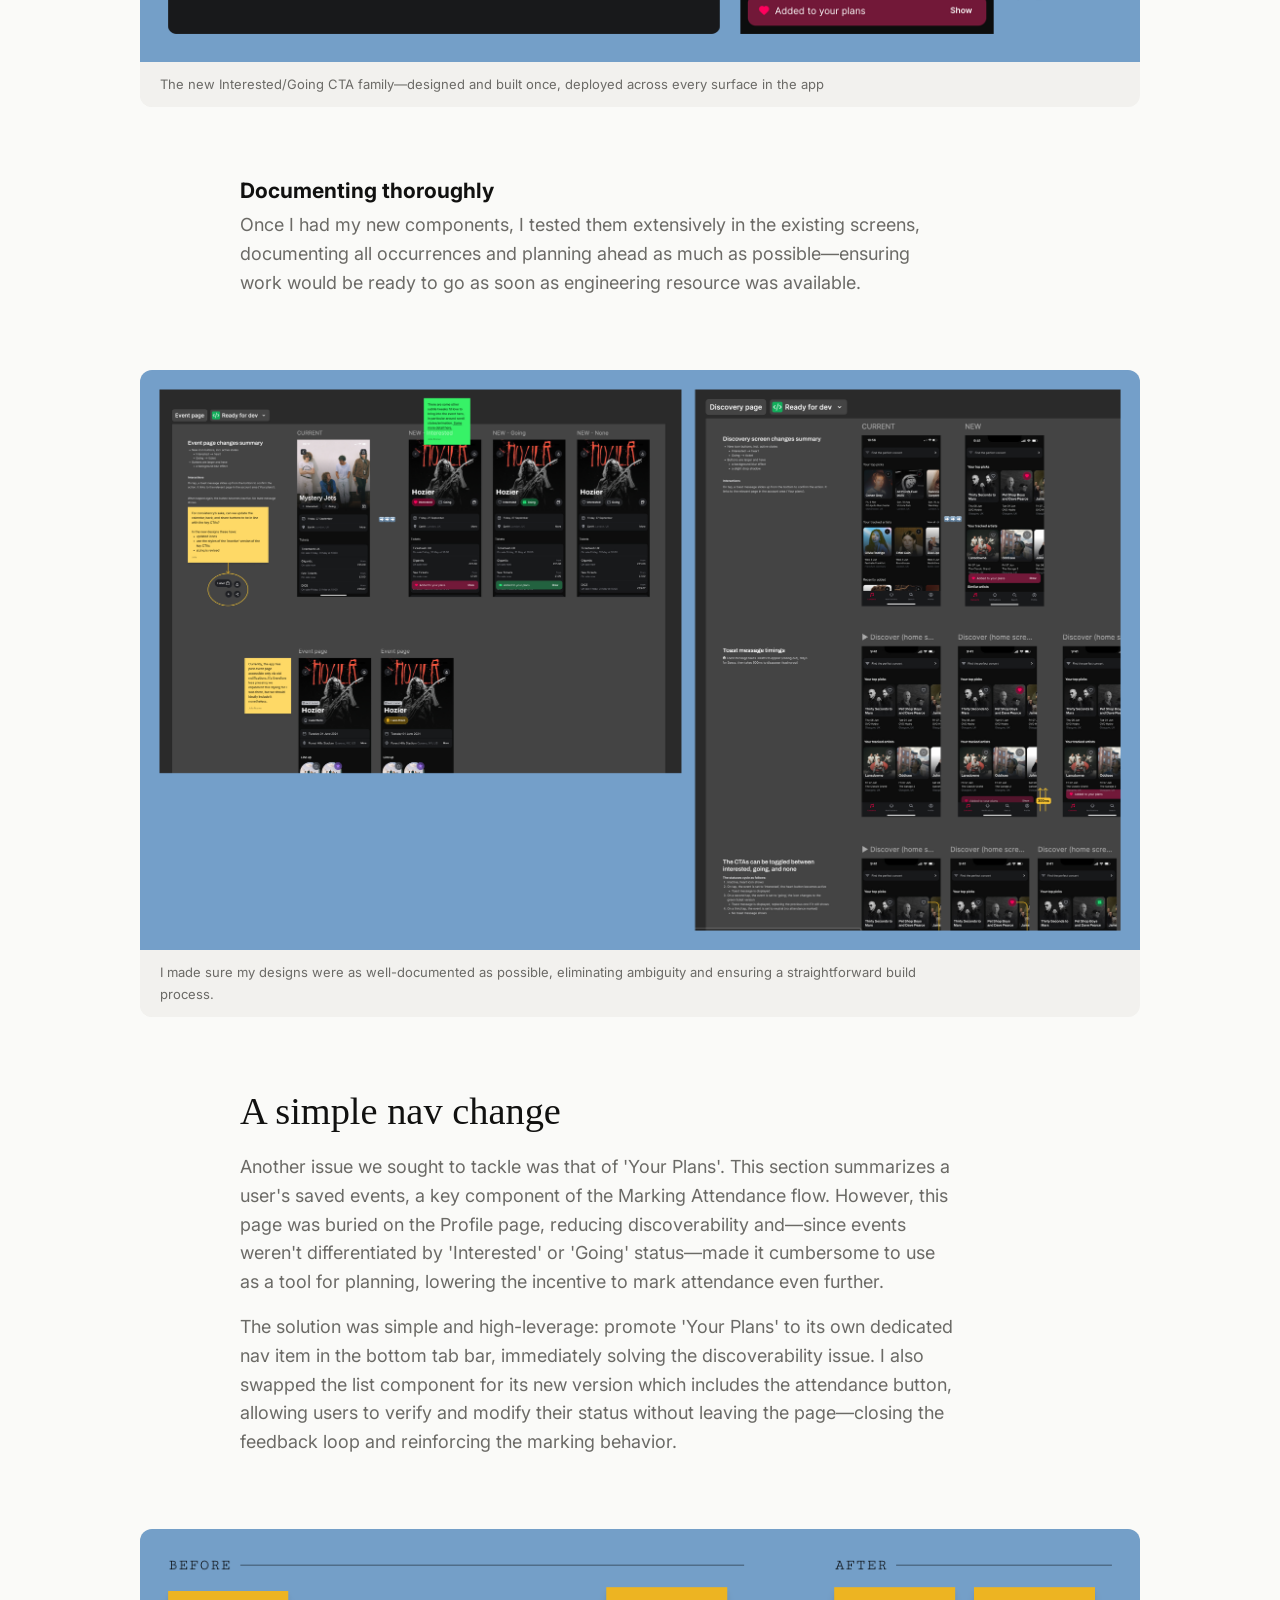
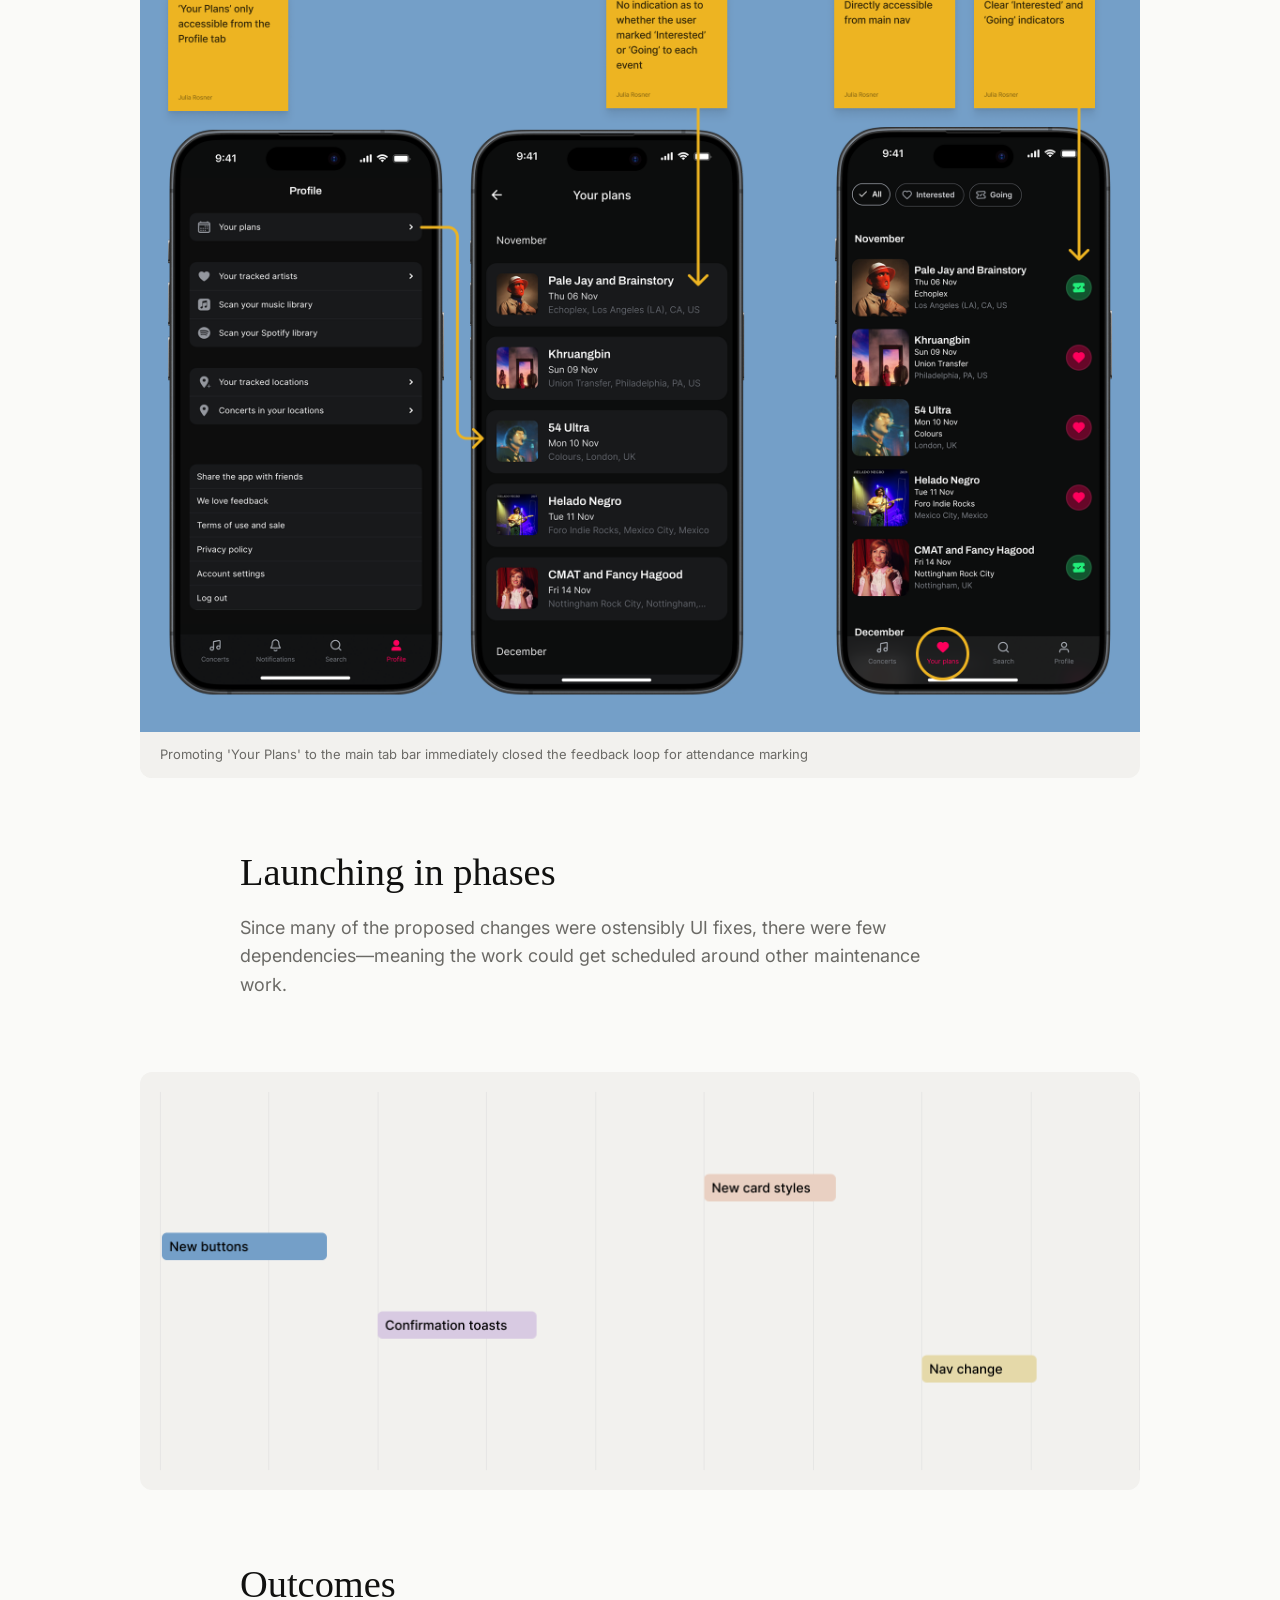
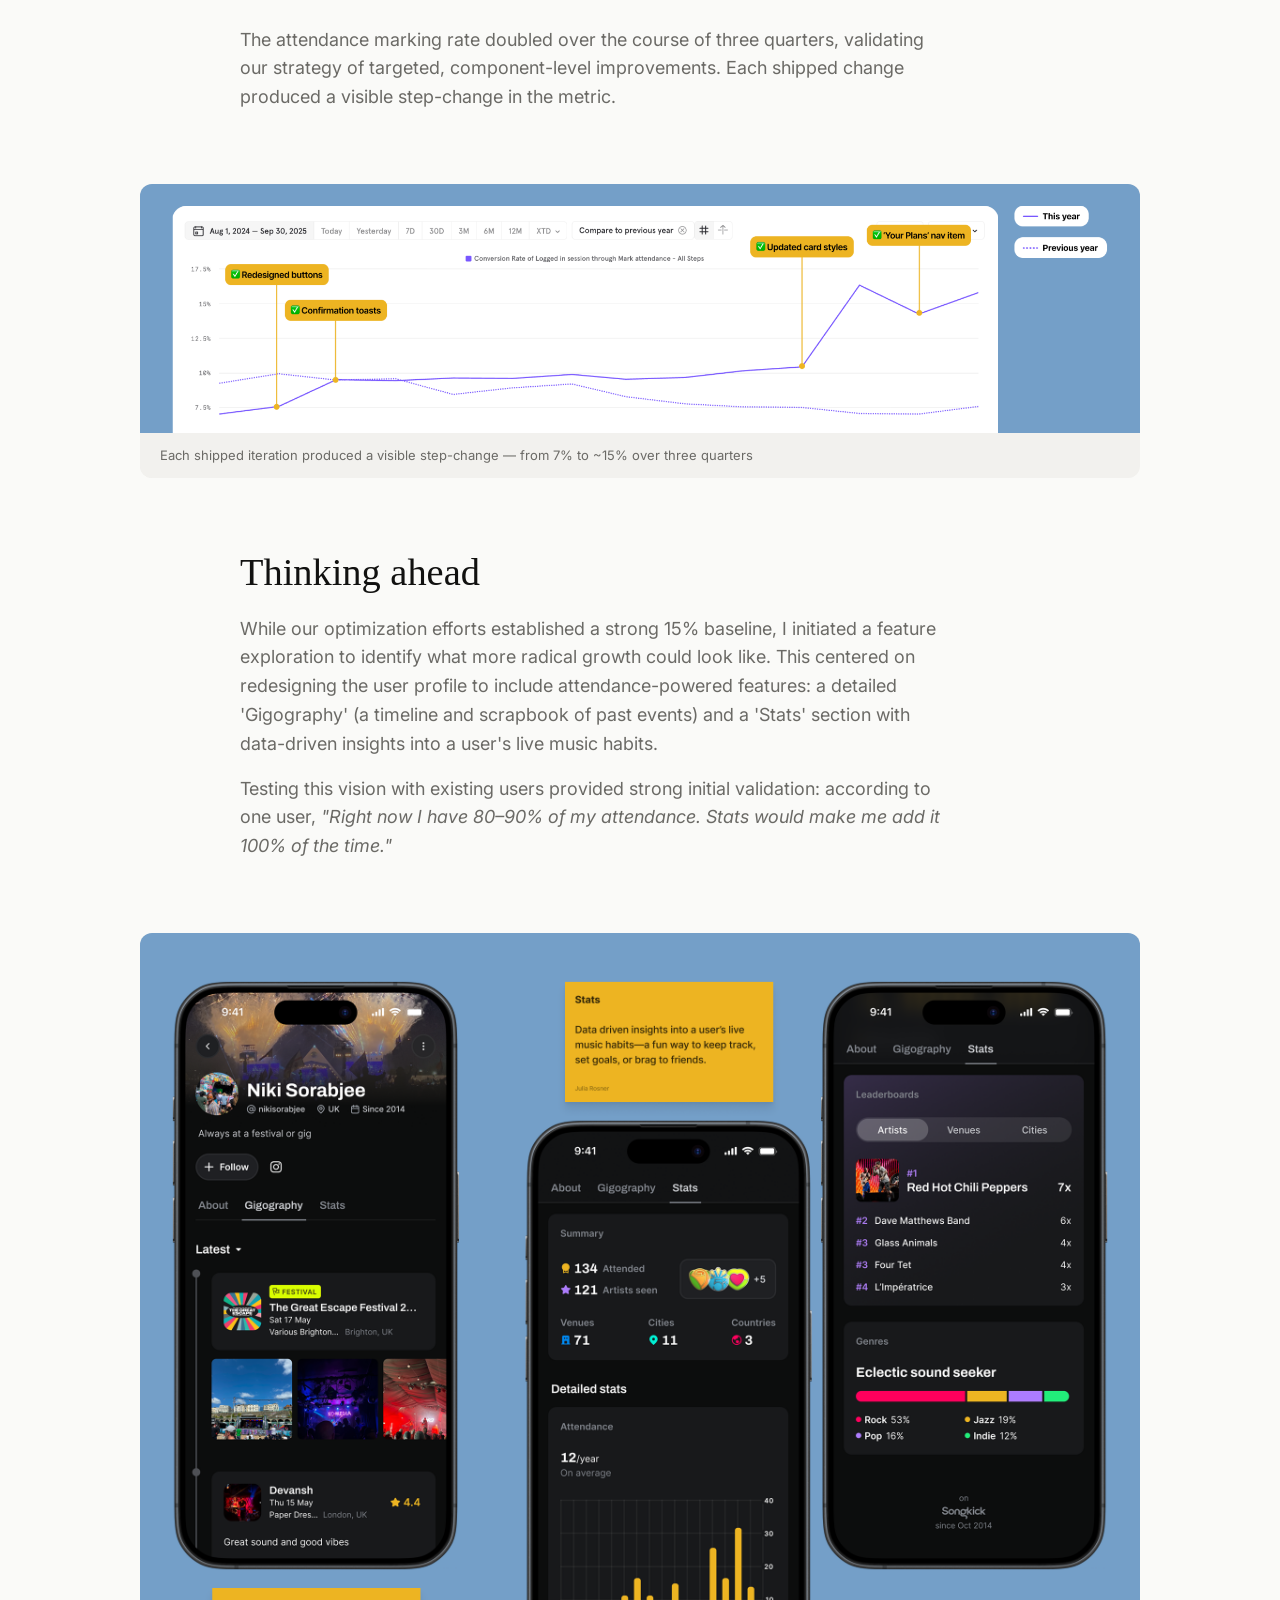
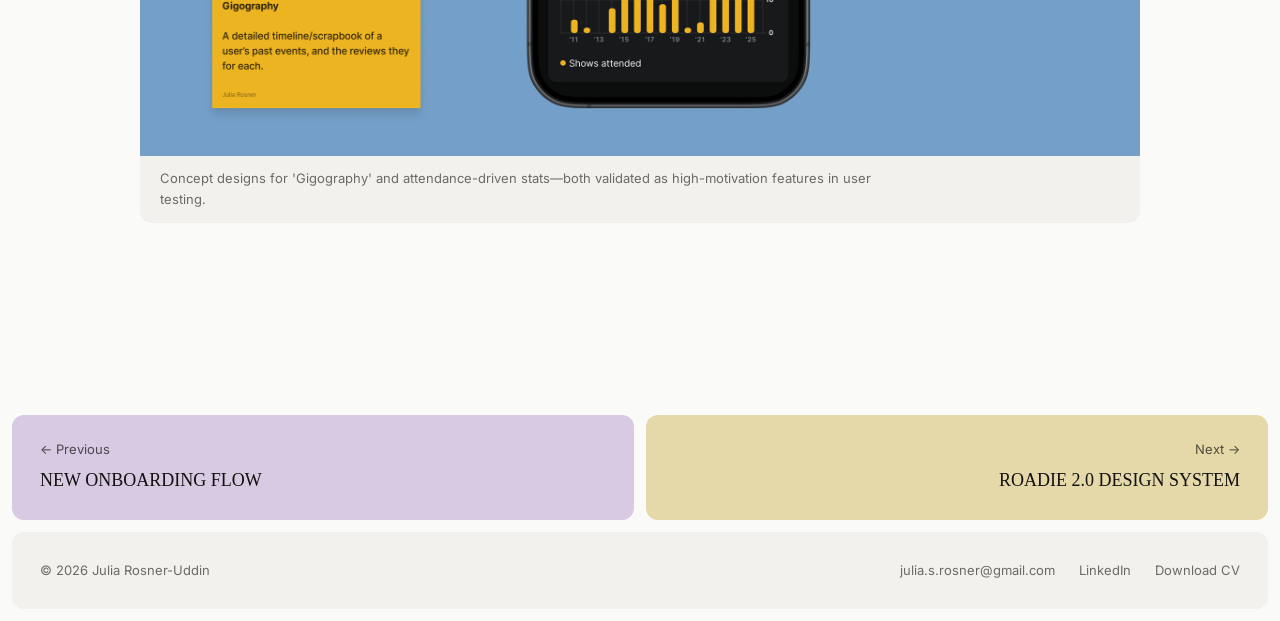
<file: project2.html>
<!DOCTYPE html>
<html lang="en">
<head>
  <meta charset="UTF-8" />
  <meta name="viewport" content="width=device-width, initial-scale=1.0" />
  <title>Attendance Optimization — Julia Rosner-Uddin</title>
  <meta name="robots" content="noindex" />
  <link rel="stylesheet" href="style.css" />
  <link rel="stylesheet" href="case-study.css" />
  <link rel="preconnect" href="https://fonts.googleapis.com" />
  <link rel="preconnect" href="https://fonts.gstatic.com" crossorigin />
  <link href="https://fonts.googleapis.com/css2?family=Cutive+Mono&family=Inter:wght@300;400;500;600&family=Playfair+Display:ital,wght@0,400;0,600;1,400&display=swap" rel="stylesheet" />
</head>
<body class="theme-blue">

  <!-- PASSWORD GATE (disabled)
  <div id="pw-gate">
    <div class="pw-modal">
      <span class="tag">Protected work</span>
      <h2>Enter password to continue</h2>
      <p class="pw-subtitle">This case study is password protected.</p>
      <div class="pw-form">
        <input class="pw-input" type="password" id="pw-input" placeholder="Password" autocomplete="off" />
        <button id="pw-submit" class="btn">Enter</button>
      </div>
      <p class="pw-error" id="pw-error">Incorrect password. Try again.</p>
    </div>
  </div>
  -->

  <!-- NAV -->
  <nav>
    <a href="index.html" class="nav-name">Julia Rosner-Uddin</a>
    <ul>
      <li><a href="index.html#work">Work</a></li>
      <li><a href="index.html#about">About</a></li>
    </ul>
  </nav>

  <!-- HERO LAYOUT -->
  <div class="cs-hero-layout">

    <!-- HERO IMAGE -->
    <div class="cs-hero-image">
      <img src="images/attendance_hero.png" alt="" onerror="this.style.display='none'" />
    </div>

    <!-- CASE STUDY HEADER -->
    <header class="cs-header cs-header--blue">
      <div class="cs-container">
        <a href="index.html" class="cs-back">← Back to work</a>
        <span class="tag">Mobile · Engagement</span>
        <h1>Attendance Optimization</h1>
        <p class="cs-subtitle">Achieving a near-100% metric gain without building new features. A systematic, component-level approach that doubled the rate of users marking attendance to events.</p>
        <div class="cs-meta">
          <div class="cs-meta-item">
            <span class="cs-meta-label">Timeline</span>
            <span>Targeted improvements shipped over a period of ~9 months</span>
          </div>
          <div class="cs-meta-item">
            <span class="cs-meta-label">Focus</span>
            <span>Engagement</span>
          </div>
          <div class="cs-meta-item">
            <span class="cs-meta-label">Team</span>
            <span>1 PM · 1 Designer 🙋‍♀️ · 2 Engineers</span>
          </div>
          <div class="cs-meta-item">
            <span class="cs-meta-label">Key result</span>
            <span>Doubling the rate of users marking attendance to events in the app (i.e. marking Interested or Going): from 7–8% to ~15%.</span>
          </div>
        </div>
      </div>
    </header>

  </div>

  <!-- BODY -->
  <main class="cs-body">
    <div class="cs-container cs-content">

      <!-- CONTEXT -->
      <section class="cs-section">
        <h2>Background</h2>
        <p>On Songkick, marking 'Interested' or 'Going' to an event is one of the most important actions a user can take. It feeds personalized content, powers re-engagement channels, and directly contributes to marketable audience segmentation—making it central to both the user experience and the business model.</p><br>
        <h3>The constraints</h3>
        <p>
          At the time of this project, we as the mobile team had been asked to avoid major feature builds and were also working with very limited engineering bandwidth. Shifting focus from building new to optimizing existing, we decided to come together to identify what leverage we did have. Our hunch was that Attendance would be our biggest opportunity area.
        </p><br>
        <h3>Research</h3>
        <p>
          I carried out some initial research, observing that while 19% of sessions found an event, only 7% of those also marked attendance (= marking Interested or Going). Meaning that while the quality of recommendations seemed to be in place, engagement mechanisms are lacking.
        </p><br>
        <h3>The business case</h3>
                <p>Marking attendance is an important metric as it improves long-term user data quality, improves the feed experience, and increases LTV. It also directly feeds Songkick's marketable audience segmentation—a key commercial lever.</p>

      </section>

      <!-- Research -->
      <section class="cs-section">
        <h2>Further research</h2>
        <p>I decided to audit the app to get a better picture of where engagement mechanisms were and weren’t present. Through continuous discovery interviews, I had already gathered insights about how people were using these features, insights which I collated and brought back to the team.</p>
      </section>

             <!-- FULL-WIDTH IMAGE -->
      <div class="cs-image-full">
        <img src="images/attendance_audit.jpg" alt="App audit mapping where attendance mechanisms were present and absent across the product" onerror="this.style.display='none'" />
        <p class="cs-caption">An audit of the current app showed missed opportunities when it came to attendance mechanisms.</p>
      </div>

            <!-- Research findings -->
      <section class="cs-section">
        <h3>Research findings</h3>
        <p>My research showed that Interested/Going actions were not sufficiently visible, consistent or available at moment of highest user intent. Once attendance is marked, it’s difficult to find the events again. Knowing that Songkick’s core audience of power users go to 20+ shows a year, there is a lot of unused potential to turn this mechanic to a core gig-planning tool.</p>
      </section>

             <!-- FULL-WIDTH IMAGE -->
      <div class="cs-image-full">
        <img src="images/attendance_process.png" alt="Three old Songkick screenshots showcasing where engagement mechanisms are failing." onerror="this.style.display='none'" />
      </div>

      <!-- DESIGN PHILOSOPHY -->
      <section class="cs-section">
        <h2>Design philosophy</h2>
        <h3>Ubiquitous, consistent, reusable</h3>
        <p>My approach was to ensure the attendance marking options were systemically surfaced at every relevant touchpoint across the app. This was achieved by designing a small set of reusable, high-visibility button components that could be deployed across the entire product ecosystem with minimal engineering work.</p>

        <p>
For the high-traffic horizontal event cards, I streamlined the secondary action into a single CTA button that cycles through the three possible states (Not Set → Interested → Going). 
This reduces friction in the highest-volume areas of the app, instantly exposing the core action.
        </p>
      </section>

      <!-- FULL-WIDTH IMAGE -->
      <div class="cs-image-full">
        <img src="images/attendance_components.png" alt="Design documentation for the new Interested/Going CTA components as small buttons, full buttons, and as part of various event cards." onerror="this.style.display='none'" />
        <p class="cs-caption">The new Interested/Going CTA family—designed and built once, deployed across every surface in the app</p>
      </div>

                  <!-- THE PROCESS -->
      <section class="cs-section">
        <h3>Documenting thoroughly</h3>
        <p>Once I had my new components, I tested them extensively in the existing screens, documenting all occurrences and planning ahead as much as possible—ensuring work would be ready to go as soon as engineering resource was available.</p>
      </section>

                   <!-- FULL-WIDTH IMAGE -->
      <div class="cs-image-full">
        <img src="images/attendance_designs.jpg" alt="Documented attendance component designs annotated across all relevant user flows" onerror="this.style.display='none'" />
        <p class="cs-caption">I made sure my designs were as well-documented as possible, eliminating ambiguity and ensuring a straightforward build process.</p>
      </div>

      <!-- NAV CHANGE -->
      <section class="cs-section">
        <h2>A simple nav change</h2>
        <p>Another issue we sought to tackle was that of 'Your Plans'. This section summarizes a user's saved events, a key component of the Marking Attendance flow. However, this page was buried on the Profile page, reducing discoverability and—since events weren't differentiated by 'Interested' or 'Going' status—made it cumbersome to use as a tool for planning, lowering the incentive to mark attendance even further.</p>
        <p>The solution was simple and high-leverage: promote 'Your Plans' to its own dedicated nav item in the bottom tab bar, immediately solving the discoverability issue. I also swapped the list component for its new version which includes the attendance button, allowing users to verify and modify their status without leaving the page—closing the feedback loop and reinforcing the marking behavior.</p>
      </section>

      <!-- FULL-WIDTH IMAGE -->
      <div class="cs-image-full">
        <img src="images/attendance_nav-change.png" alt="Before and After of the. previously buried Your Plans page, and its new and improved version on the bottom nav." onerror="this.style.display='none'" />
        <p class="cs-caption">Promoting 'Your Plans' to the main tab bar immediately closed the feedback loop for attendance marking</p>
      </div>

            <!-- LAUNCHING IN PHASES -->
      <section class="cs-section">
        <h2>Launching in phases</h2>
        <p>Since many of the proposed changes were ostensibly UI fixes, there were few dependencies—meaning the work could get scheduled around other maintenance work.</p>
      </section>

            <!-- FULL-WIDTH IMAGE -->
      <div class="cs-image-full" >
        <img src="images/attendance_launching-in-phases.png" alt="Abstracted view of the phased rollout plan for attendance improvements." onerror="this.style.display='none'" />
      </div>

      <!-- OUTCOMES -->
      <section class="cs-section">
        <h2>Outcomes</h2>
        <p>The attendance marking rate doubled over the course of three quarters, validating our strategy of targeted, component-level improvements. Each shipped change produced a visible step-change in the metric.</p>
      </section>

            <!-- FULL-WIDTH IMAGE -->
      <div class="cs-image-full">
        <img src="images/attendance_outcomes.png" alt="Mixpanel graph showing attendance rate rising from 7–8% to approximately 15% over the project timeline" onerror="this.style.display='none'" />
        <p class="cs-caption">Each shipped iteration produced a visible step-change — from 7% to ~15% over three quarters</p>
      </div>

      <!-- THINKING AHEAD -->
      <section class="cs-section">
        <h2>Thinking ahead</h2>
        <p>While our optimization efforts established a strong 15% baseline, I initiated a feature exploration to identify what more radical growth could look like. This centered on redesigning the user profile to include attendance-powered features: a detailed 'Gigography' (a timeline and scrapbook of past events) and a 'Stats' section with data-driven insights into a user's live music habits.</p>
        <p>Testing this vision with existing users provided strong initial validation: according to one user, <i>"Right now I have 80–90% of my attendance. Stats would make me add it 100% of the time."</i></p>
      </section>

      <div class="cs-image-full">
        <img src="images/attendance_thinking-ahead.png" alt="Concept designs for Gigography feature and attendance-driven stats for power users" onerror="this.style.display='none'" />
        <p class="cs-caption">Concept designs for 'Gigography' and attendance-driven stats—both validated as high-motivation features in user testing.</p>
      </div>

    </div>
  </main>

  <!-- PROJECT NAV -->
  <div class="cs-nav-projects">
    <a href="project1.html" class="cs-nav-card cs-header--purple">
      <span class="cs-nav-dir">← Previous</span>
      <span class="cs-nav-title">New Onboarding Flow</span>
    </a>
    <a href="project3.html" class="cs-nav-card cs-nav-card--right cs-header--yellow">
      <span class="cs-nav-dir">Next →</span>
      <span class="cs-nav-title">Roadie 2.0 Design System</span>
    </a>
  </div>

  <!-- FOOTER -->
  <footer>
    <div class="footer-inner">
      <span>© 2026 Julia Rosner-Uddin</span>
      <div class="footer-links">
        <a href="mailto:julia.s.rosner@gmail.com">julia.s.rosner@gmail.com</a>
        <a href="https://linkedin.com/in/juliarosner" target="_blank">LinkedIn</a>
        <a href="images/julia-rosner-cv.pdf" download>Download CV</a>
      </div>
    </div>
  </footer>

  <script src="script.js"></script>
  <script src="https://t.contentsquare.net/uxa/3d5fb611e680e.js"></script>

</body>
</html>
</file>
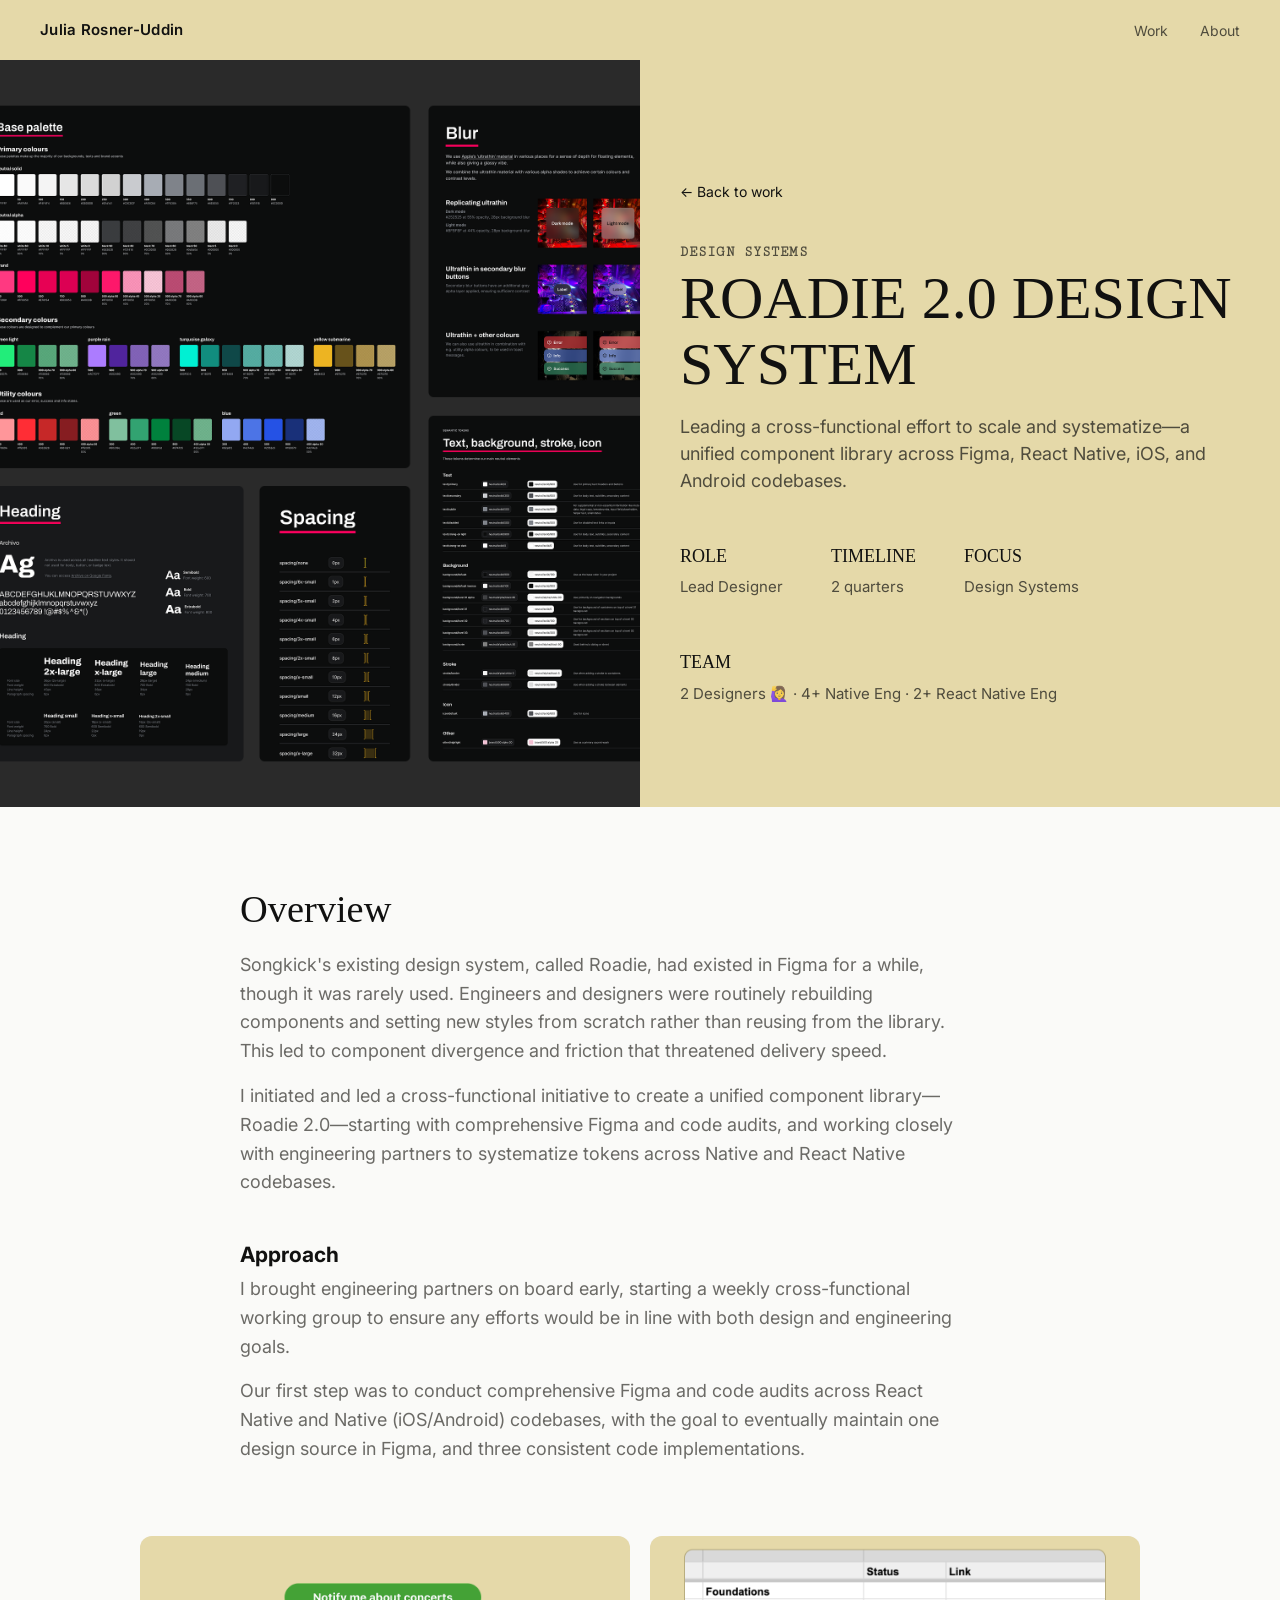
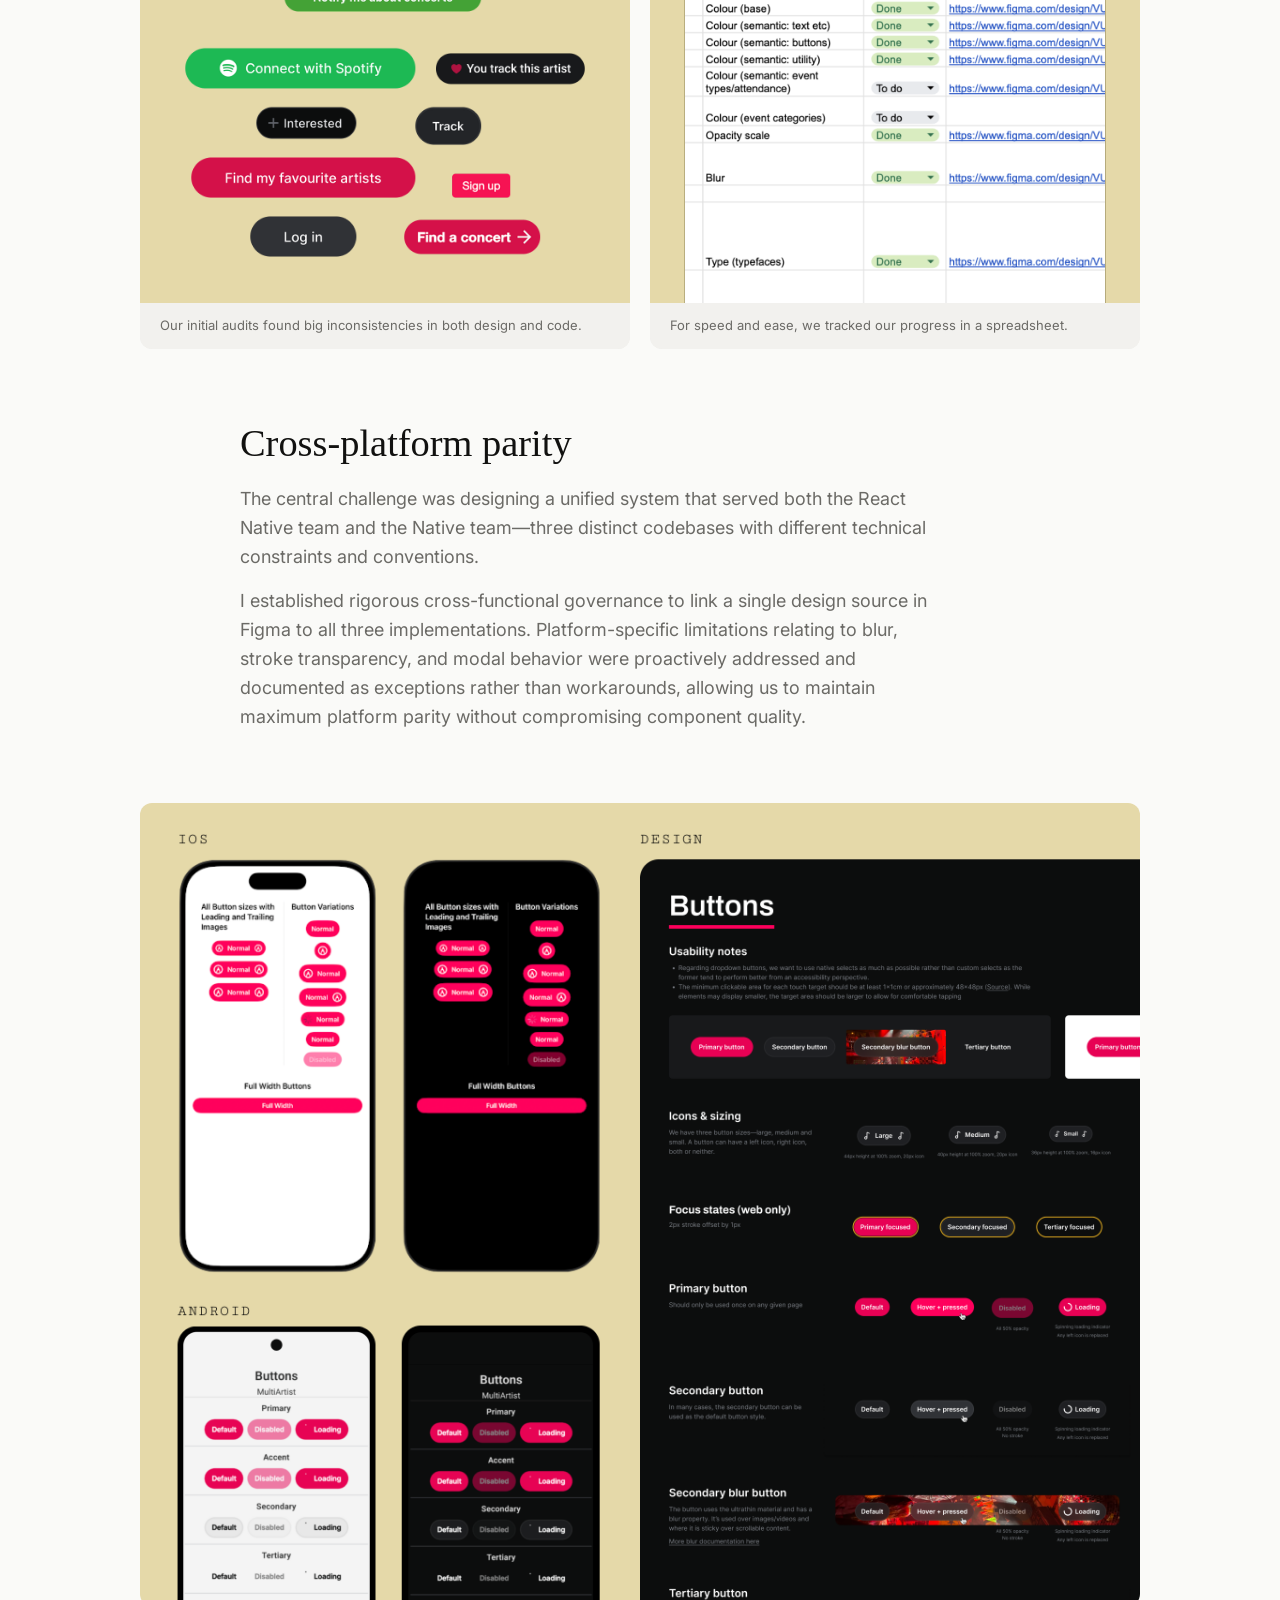
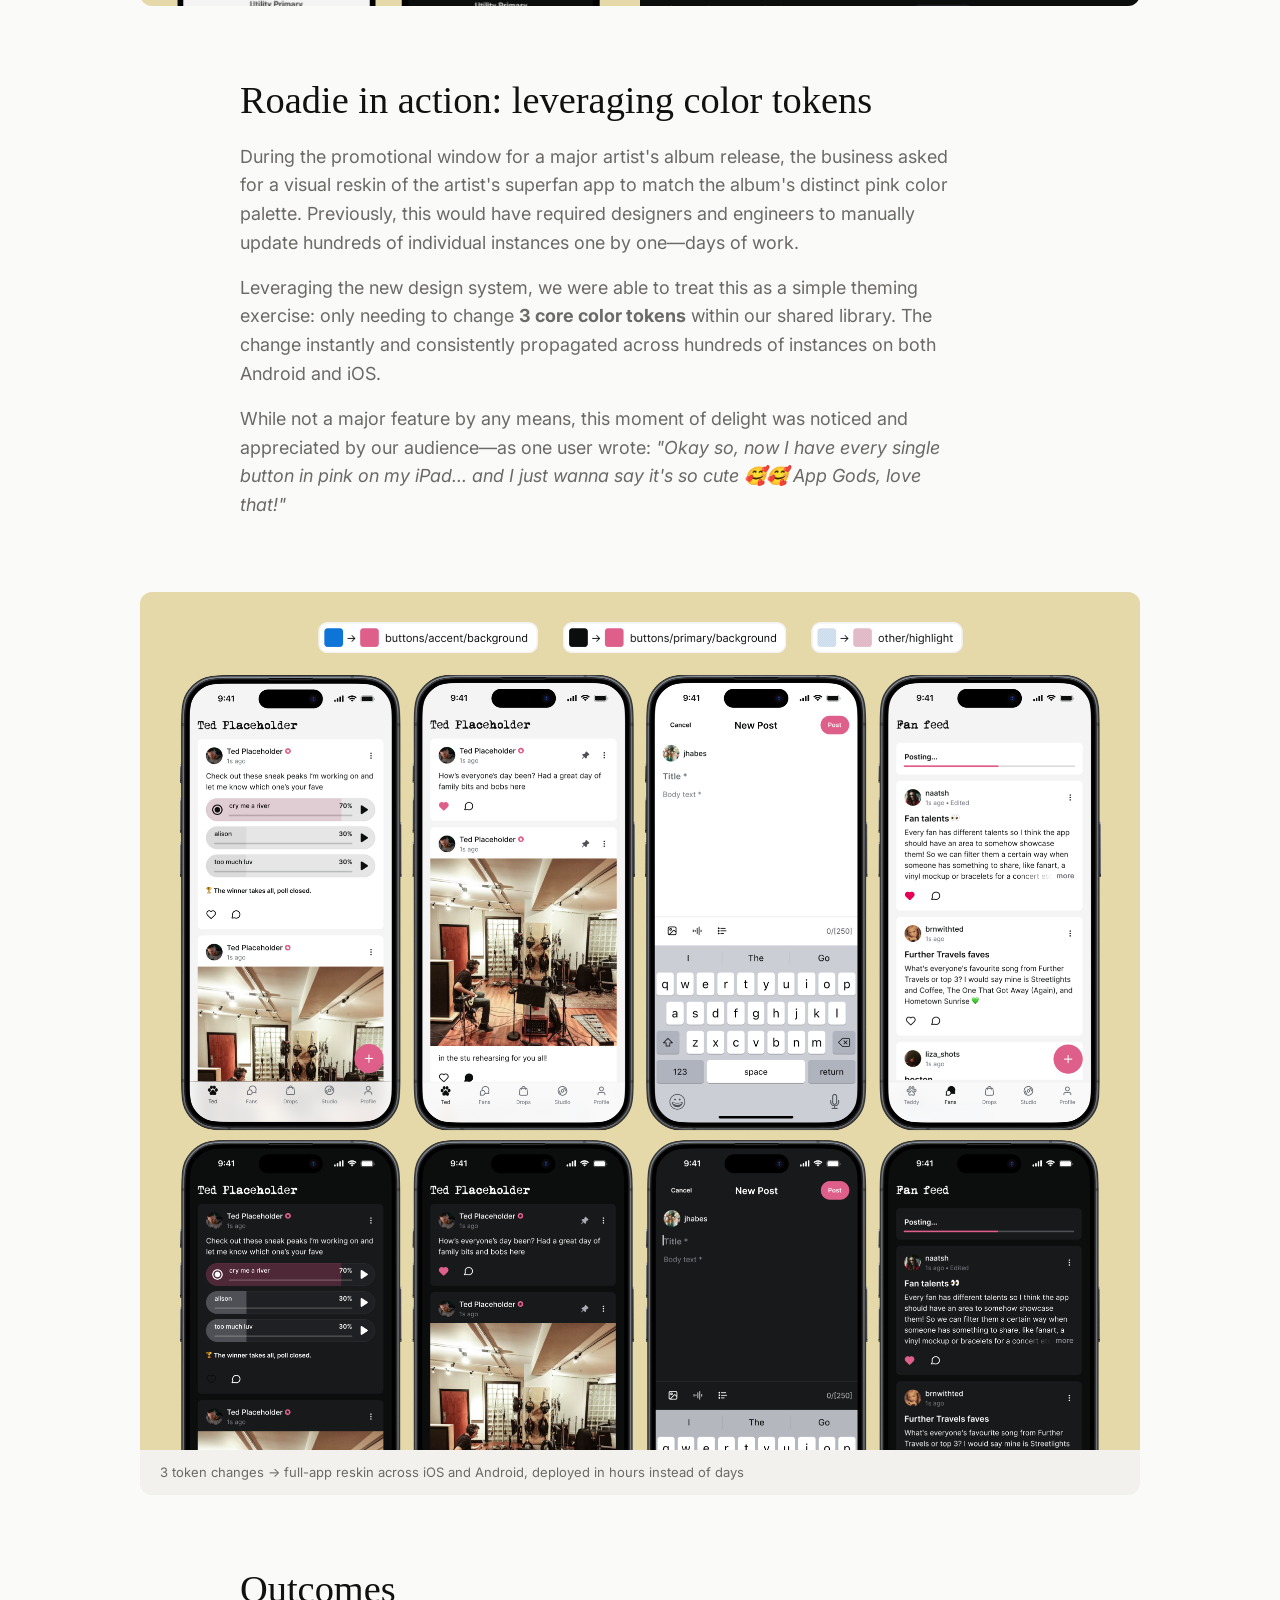
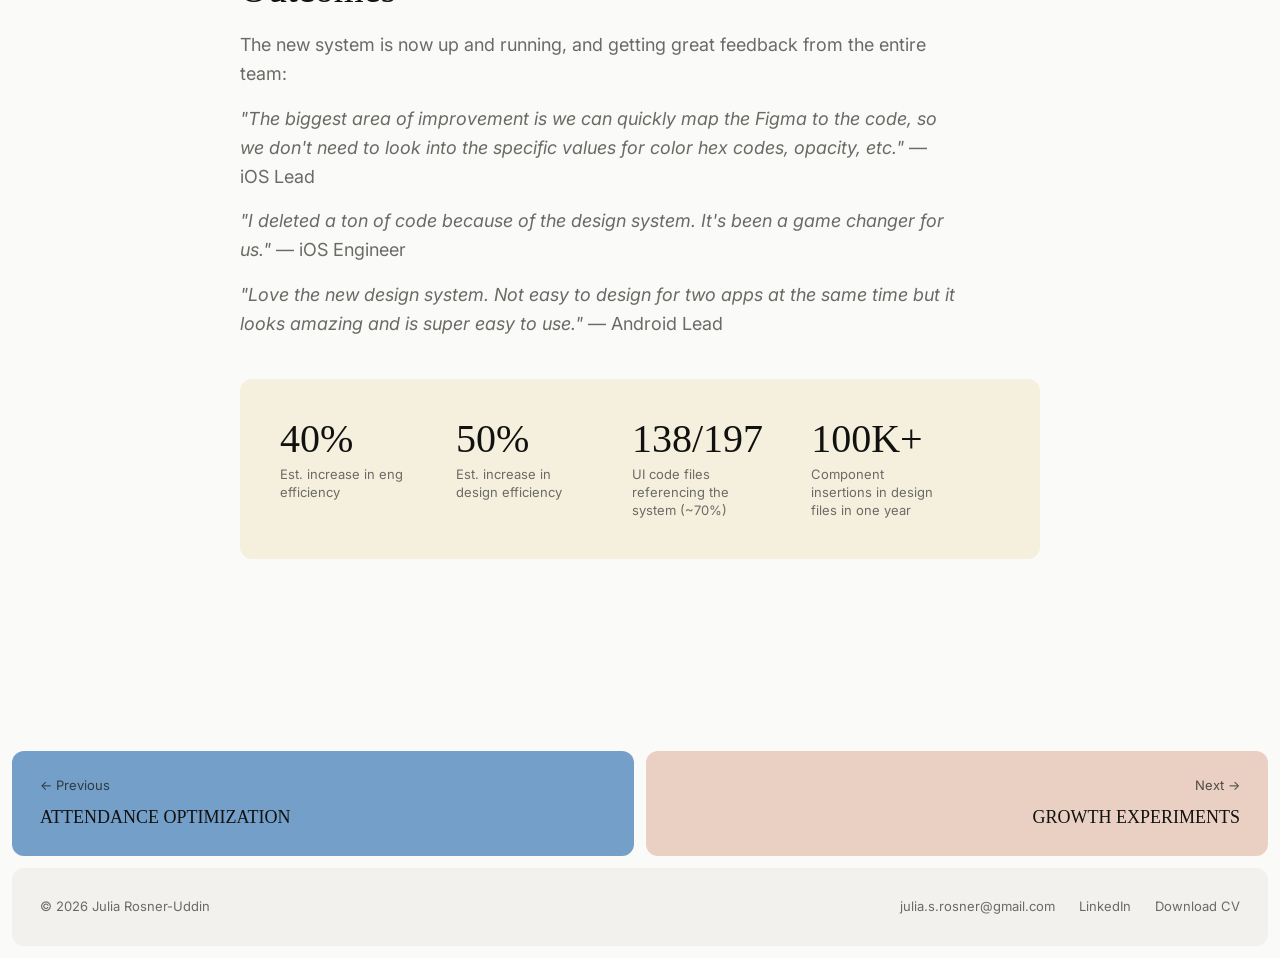
<file: project3.html>
<!DOCTYPE html>
<html lang="en">
<head>
  <meta charset="UTF-8" />
  <meta name="viewport" content="width=device-width, initial-scale=1.0" />
  <title>Roadie 2.0 Design System — Julia Rosner-Uddin</title>
  <meta name="robots" content="noindex" />
  <link rel="stylesheet" href="style.css" />
  <link rel="stylesheet" href="case-study.css" />
  <link rel="preconnect" href="https://fonts.googleapis.com" />
  <link rel="preconnect" href="https://fonts.gstatic.com" crossorigin />
  <link href="https://fonts.googleapis.com/css2?family=Cutive+Mono&family=Inter:wght@300;400;500;600&family=Playfair+Display:ital,wght@0,400;0,600;1,400&display=swap" rel="stylesheet" />
</head>
<body class="theme-yellow">

  <!-- PASSWORD GATE (disabled)
  <div id="pw-gate">
    <div class="pw-modal">
      <span class="tag">Protected work</span>
      <h2>Enter password to continue</h2>
      <p class="pw-subtitle">This case study is password protected.</p>
      <div class="pw-form">
        <input class="pw-input" type="password" id="pw-input" placeholder="Password" autocomplete="off" />
        <button id="pw-submit" class="btn">Enter</button>
      </div>
      <p class="pw-error" id="pw-error">Incorrect password. Try again.</p>
    </div>
  </div>
  -->

  <!-- NAV -->
  <nav>
    <a href="index.html" class="nav-name">Julia Rosner-Uddin</a>
    <ul>
      <li><a href="index.html#work">Work</a></li>
      <li><a href="index.html#about">About</a></li>
    </ul>
  </nav>

  <!-- HERO LAYOUT -->
  <div class="cs-hero-layout">

    <!-- HERO IMAGE -->
    <div class="cs-hero-image">
      <img src="images/roadie_hero.png" alt="" onerror="this.style.display='none'" />
    </div>

    <!-- CASE STUDY HEADER -->
    <header class="cs-header cs-header--yellow">
      <div class="cs-container">
        <a href="index.html" class="cs-back">← Back to work</a>
        <span class="tag">Design Systems</span>
        <h1>Roadie 2.0 Design System</h1>
        <p class="cs-subtitle">Leading a cross-functional effort to scale and systematize—a unified component library across Figma, React Native, iOS, and Android codebases.</p>
        <div class="cs-meta">
          <div class="cs-meta-item">
            <span class="cs-meta-label">Role</span>
            <span>Lead Designer</span>
          </div>
          <div class="cs-meta-item">
            <span class="cs-meta-label">Timeline</span>
            <span>2 quarters</span>
          </div>
          <div class="cs-meta-item">
            <span class="cs-meta-label">Focus</span>
            <span>Design Systems</span>
          </div>
          <div class="cs-meta-item">
            <span class="cs-meta-label">Team</span>
            <span>2 Designers 🙋‍♀️ · 4+ Native Eng · 2+ React Native Eng</span>
          </div>
        </div>
      </div>
    </header>

  </div>

  <!-- BODY -->
  <main class="cs-body">
    <div class="cs-container cs-content">

      <!-- OVERVIEW -->
      <section class="cs-section">
        <h2>Overview</h2>
        <p>Songkick's existing design system, called Roadie, had existed in Figma for a while, though it was rarely used. Engineers and designers were routinely rebuilding components and setting new styles from scratch rather than reusing from the library. This led to component divergence and friction that threatened delivery speed.</p>
        <p>I initiated and led a cross-functional initiative to create a unified component library—Roadie 2.0—starting with comprehensive Figma and code audits, and working closely with engineering partners to systematize tokens across Native and React Native codebases.</p><br>

        <h3>Approach</h3>
           <p>I brought engineering partners on board early, starting a weekly cross-functional working group to ensure any efforts would be in line with both design and engineering goals.</p>
           <p>
            Our first step was to conduct comprehensive Figma and code audits across React Native and Native (iOS/Android) codebases, with the goal to eventually maintain one design source in Figma, and three consistent code implementations.</p>
      </section>

      <div class="cs-image-grid">
        <div class="cs-image-item">
          <img src="images/roadie_core-problem.png" alt="Audit showing dozens of inconsistent button variants across the codebase" onerror="this.style.display='none'" />
          <p class="cs-caption">Our initial audits found big inconsistencies in both design and code.</p>
        </div>

        <div class="cs-image-item">
          <img src="images/roadie_approach.png" alt="Spreadsheet tracking component audit progress across Figma, React Native, iOS, and Android" onerror="this.style.display='none'" />
          <p class="cs-caption">For speed and ease, we tracked our progress in a spreadsheet.</p>
        </div>
      </div>

      <!-- CROSS-PLATFORM PARITY -->
      <section class="cs-section">
        <h2>Cross-platform parity</h2>
        <p>The central challenge was designing a unified system that served both the React Native team and the Native team—three distinct codebases with different technical constraints and conventions.</p>
        <p>I established rigorous cross-functional governance to link a single design source in Figma to all three implementations. Platform-specific limitations relating to blur, stroke transparency, and modal behavior were proactively addressed and documented as exceptions rather than workarounds, allowing us to maintain maximum platform parity without compromising component quality.</p>
      </section>

     <div class="cs-image-full">
        <img src="images/roadie_cross-platform-parity.png" alt="Button components shown with consistent implementation across iOS, Android, and Designs." onerror="this.style.display='none'" />
      </div>

      <!-- ROADIE IN ACTION -->
      <section class="cs-section">
        <h2>Roadie in action: leveraging color tokens</h2>
        <p>During the promotional window for a major artist's album release, the business asked for a visual reskin of the artist's superfan app to match the album's distinct pink color palette. Previously, this would have required designers and engineers to manually update hundreds of individual instances one by one—days of work.</p>
        <p>Leveraging the new design system, we were able to treat this as a simple theming exercise: only needing to change <strong>3 core color tokens</strong> within our shared library. The change instantly and consistently propagated across hundreds of instances on both Android and iOS.</p>
        <p>
          While not a major feature by any means, this moment of delight was noticed and appreciated by our audience—as one user wrote: <i>"Okay so, now I have every single button in pink on my iPad... and I just wanna say it's so cute 🥰🥰 App Gods, love that!"</i>
          
        </blockquote>
      </section>

      <!-- FULL-WIDTH IMAGE -->
      <div class="cs-image-full">
        <img src="images/roadie_in-action.png" alt="Songkick app screens showing a full pink colour theme applied by changing just 3 design tokens" onerror="this.style.display='none'" />
        <p class="cs-caption">3 token changes → full-app reskin across iOS and Android, deployed in hours instead of days</p>
      </div>

      <!-- OUTCOMES -->
      <section class="cs-section">
        <h2>Outcomes</h2>
        <p>
          The new system is now up and running, and getting great feedback from the entire team:
        </p>

        <p><i>"The biggest area of improvement is we can quickly map the Figma to the code, so we don't need to look into the specific values for color hex codes, opacity, etc."</i>
           — iOS Lead
        </p>

        <p><i>
"I deleted a ton of code because of the design system. It's been a game changer for us."
        </i>
 — iOS Engineer
        </p>

        <p><i>"Love the new design system. Not easy to design for two apps at the same time but it looks amazing and is super easy to use."

        </i>
           — Android Lead
        </p>


        <div class="cs-stats">
          <div class="cs-stat">
            <span class="cs-stat-number">40%</span>
            <span class="cs-stat-label">Est. increase in eng efficiency</span>
          </div>
          <div class="cs-stat">
            <span class="cs-stat-number">50%</span>
            <span class="cs-stat-label">Est. increase in design efficiency</span>
          </div>
          <div class="cs-stat">
            <span class="cs-stat-number">138/197</span>
            <span class="cs-stat-label">UI code files referencing the system (~70%)</span>
          </div>
          <div class="cs-stat">
            <span class="cs-stat-number">100K+</span>
            <span class="cs-stat-label">Component insertions in design files in one year</span>
          </div>
        </div>
      </section>

    </div>
  </main>

  <!-- PROJECT NAV -->
  <div class="cs-nav-projects">
    <a href="project2.html" class="cs-nav-card cs-header--blue">
      <span class="cs-nav-dir">← Previous</span>
      <span class="cs-nav-title">Attendance Optimization</span>
    </a>
    <a href="project4.html" class="cs-nav-card cs-nav-card--right cs-header--orange">
      <span class="cs-nav-dir">Next →</span>
      <span class="cs-nav-title">Growth Experiments</span>
    </a>
  </div>

  <!-- FOOTER -->
  <footer>
    <div class="footer-inner">
      <span>© 2026 Julia Rosner-Uddin</span>
      <div class="footer-links">
        <a href="mailto:julia.s.rosner@gmail.com">julia.s.rosner@gmail.com</a>
        <a href="https://linkedin.com/in/juliarosner" target="_blank">LinkedIn</a>
        <a href="images/julia-rosner-cv.pdf" download>Download CV</a>
      </div>
    </div>
  </footer>

  <script src="script.js"></script>
  <script src="https://t.contentsquare.net/uxa/3d5fb611e680e.js"></script>

</body>
</html>
</file>
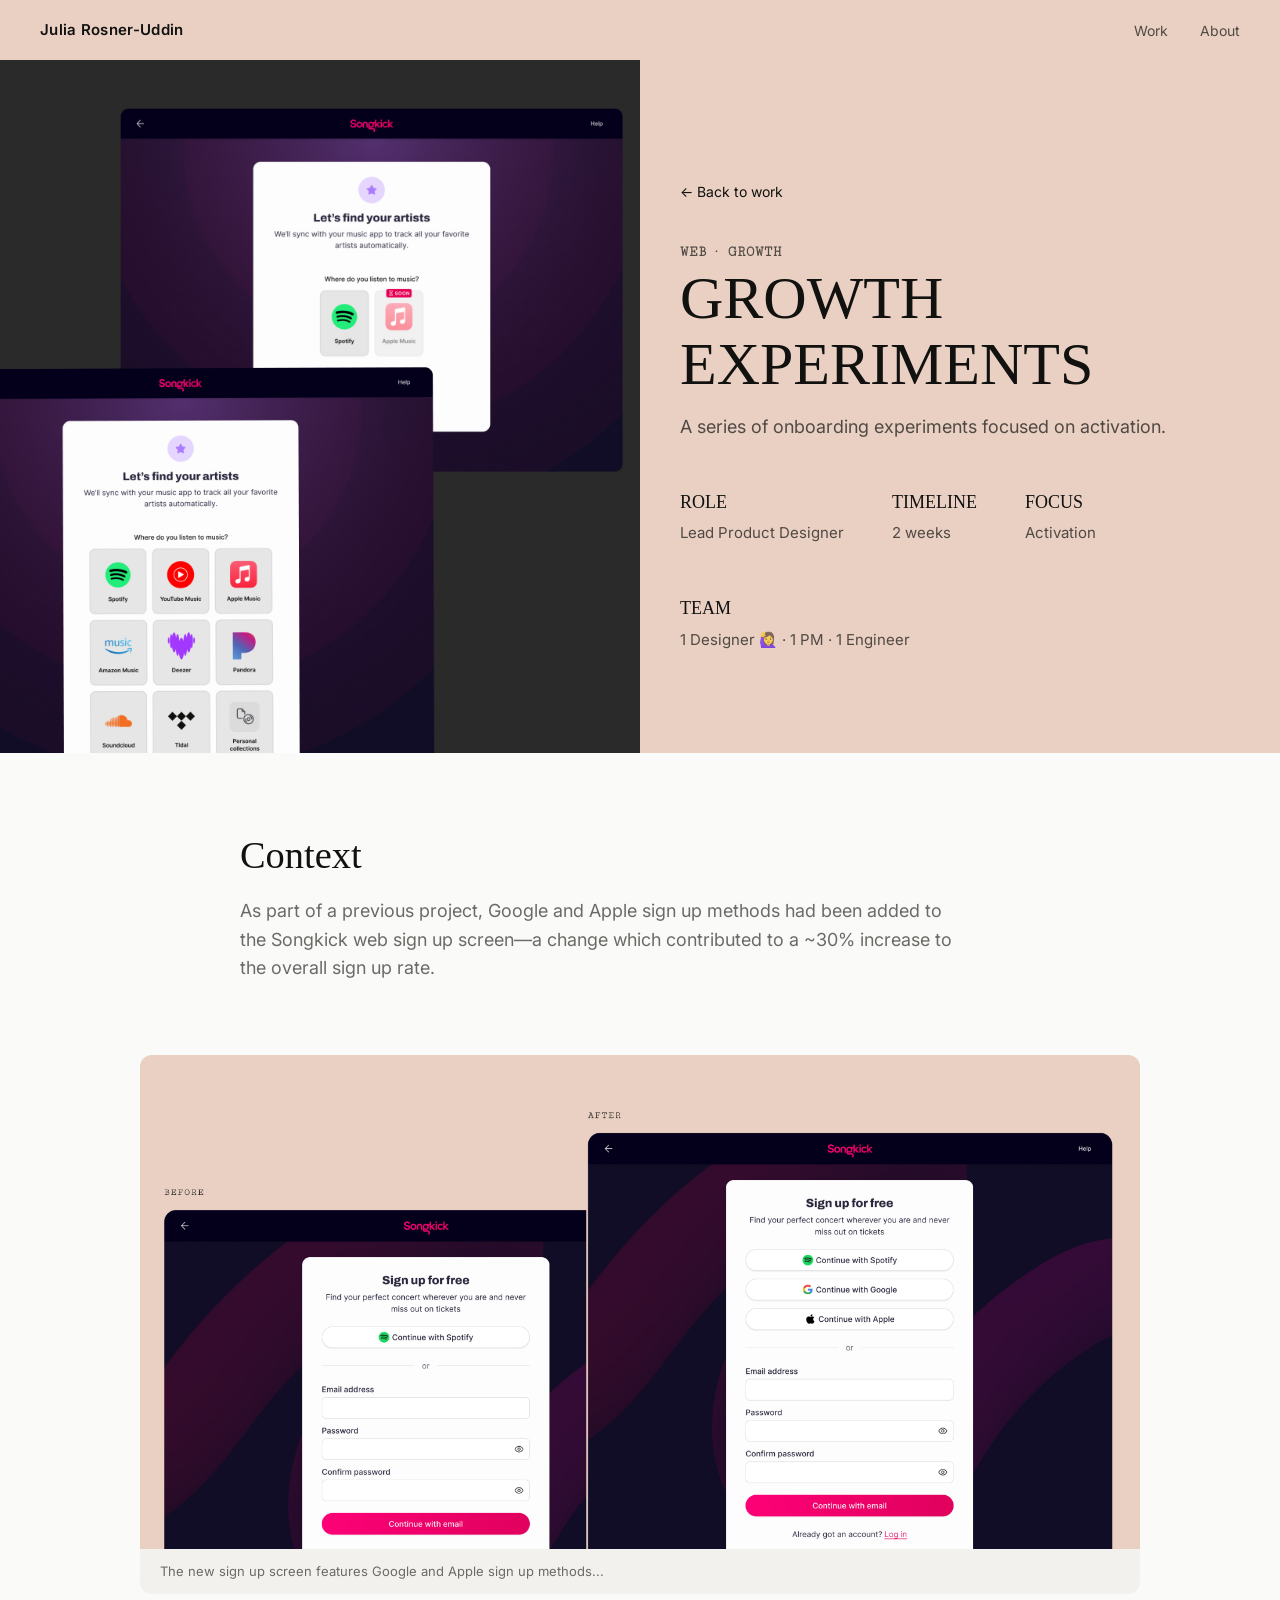
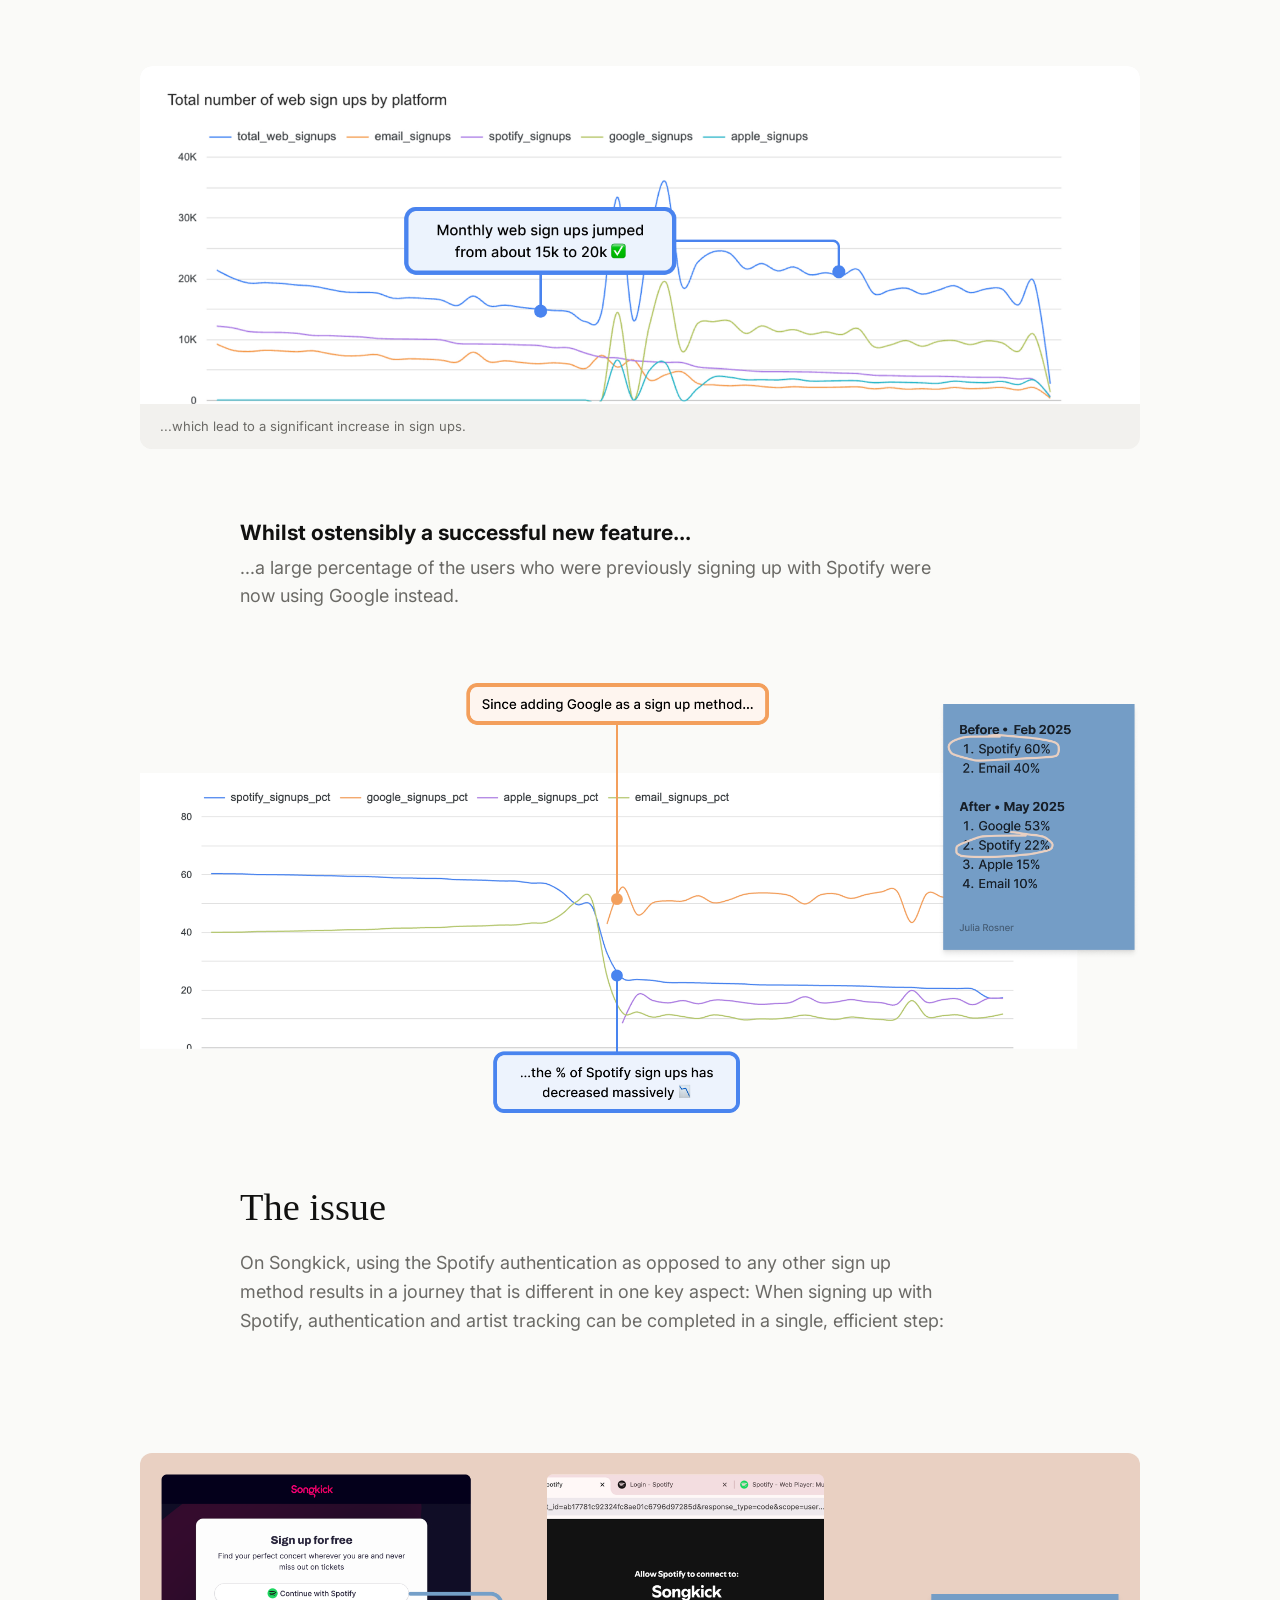
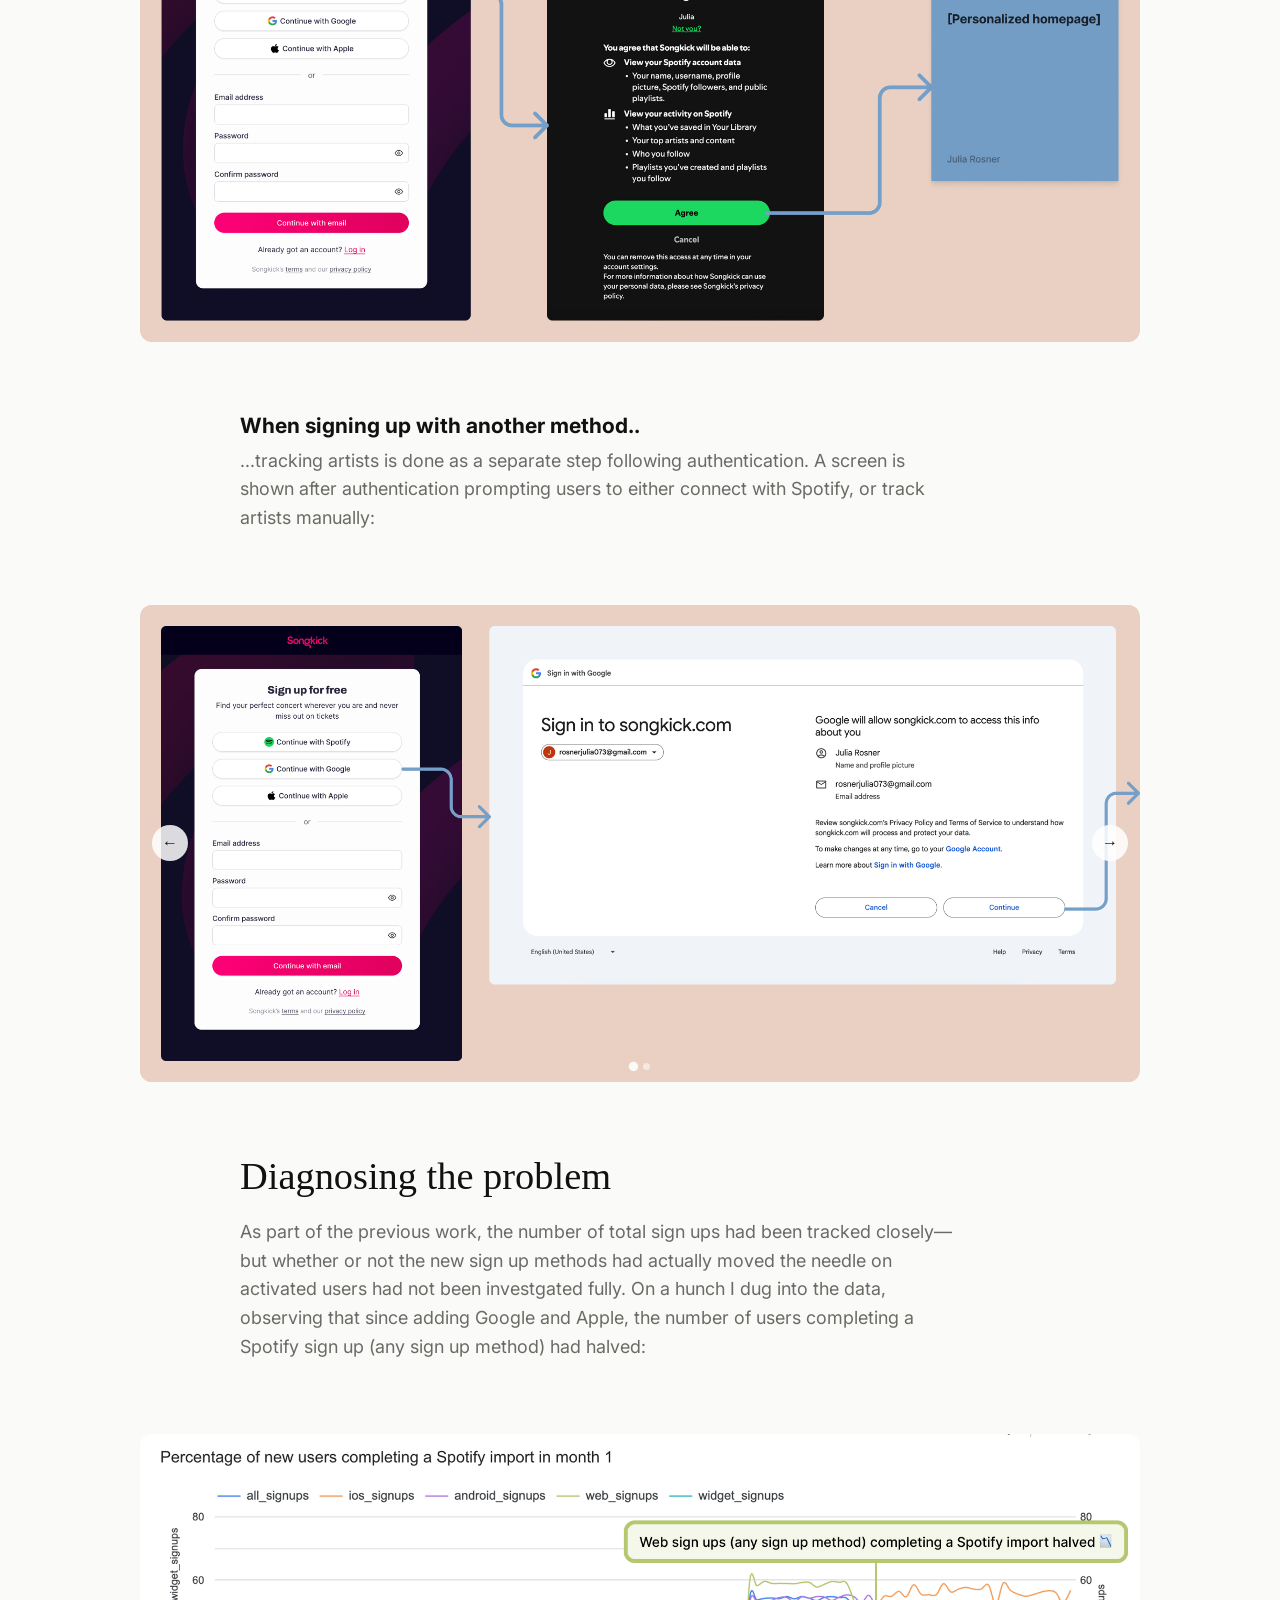
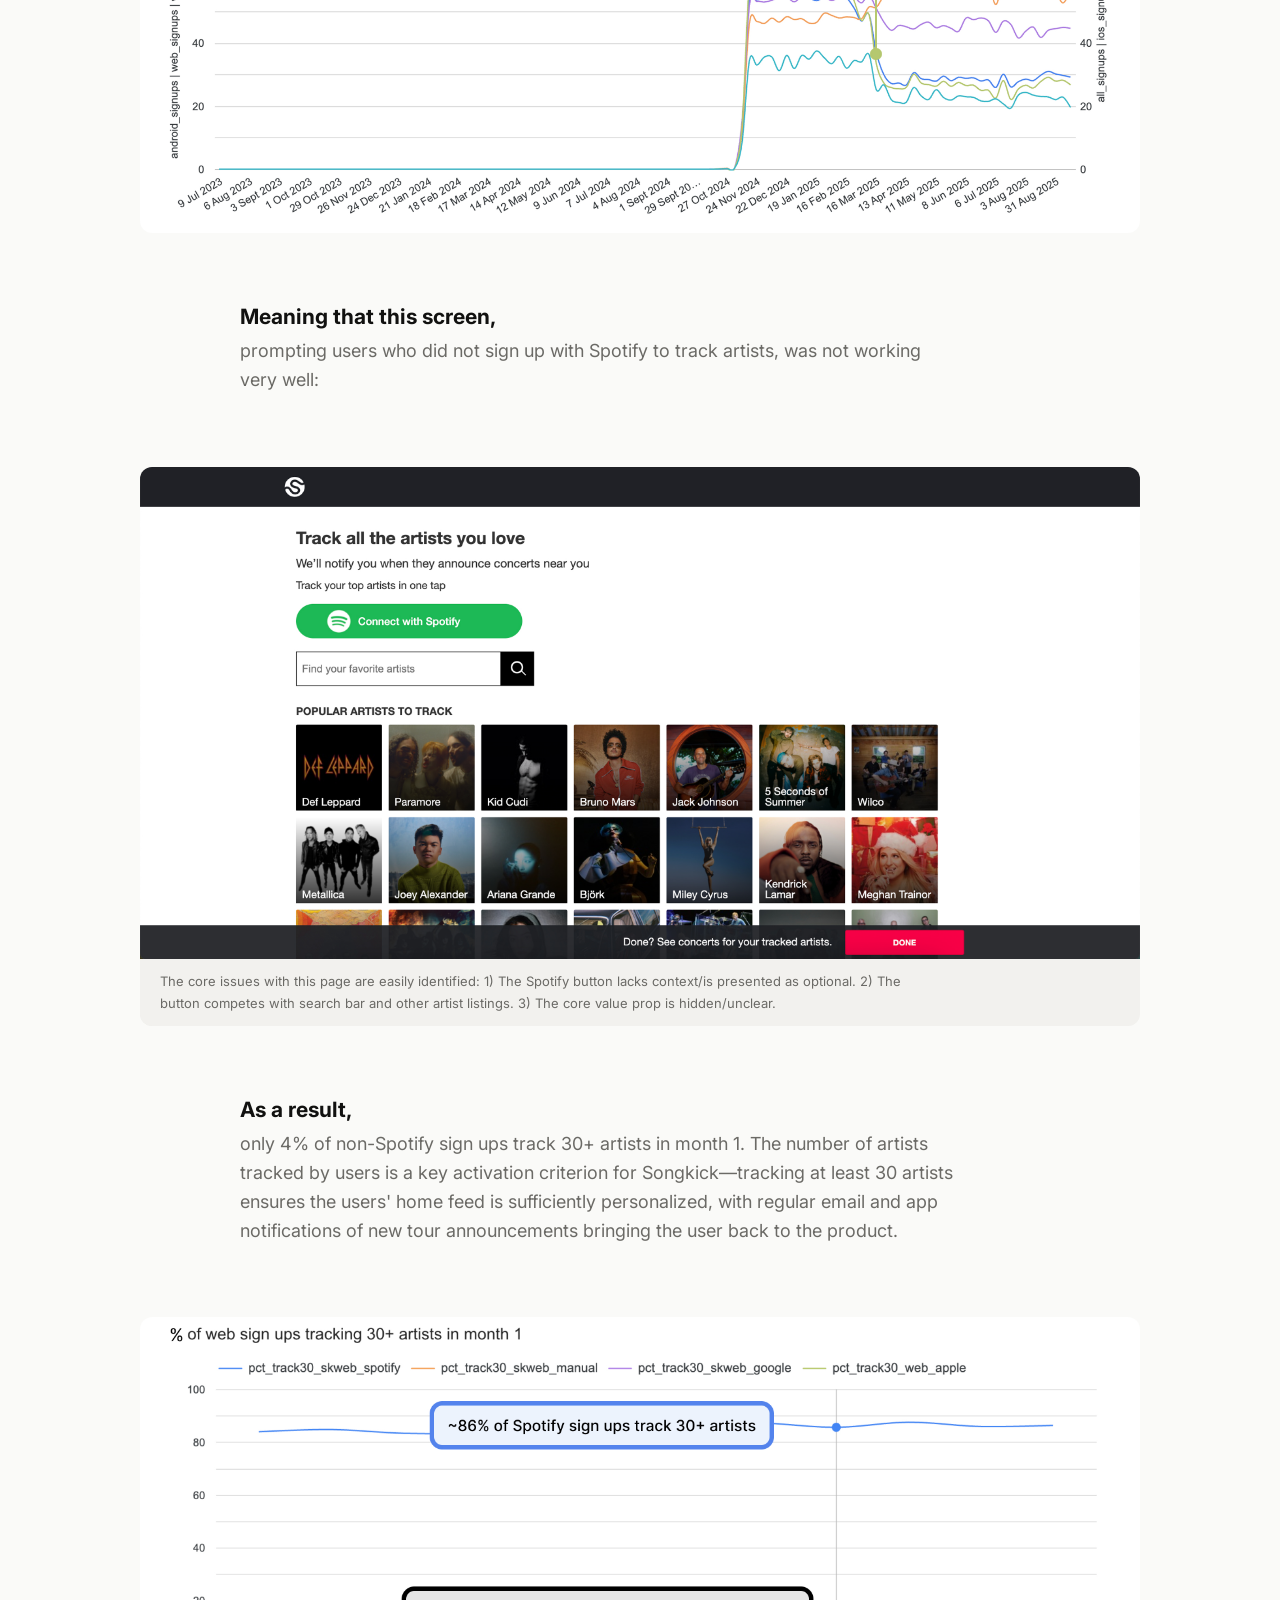
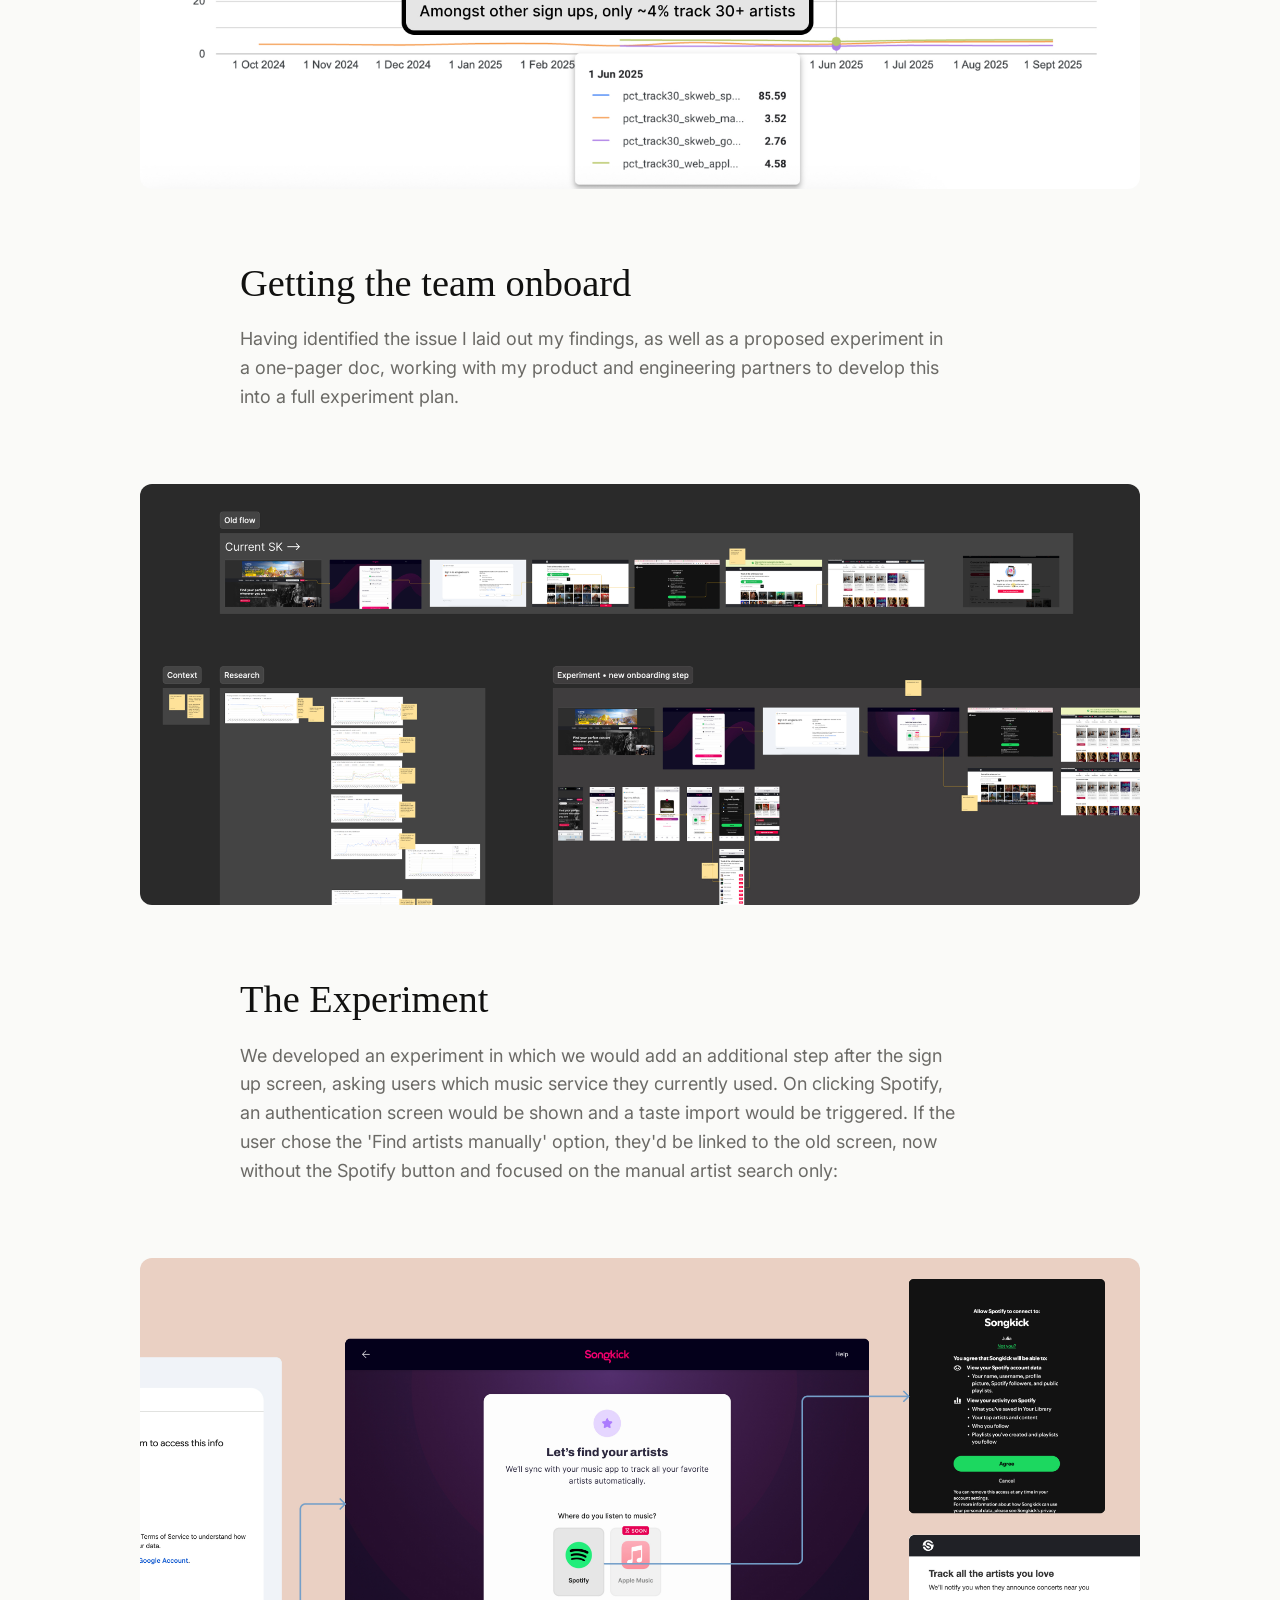
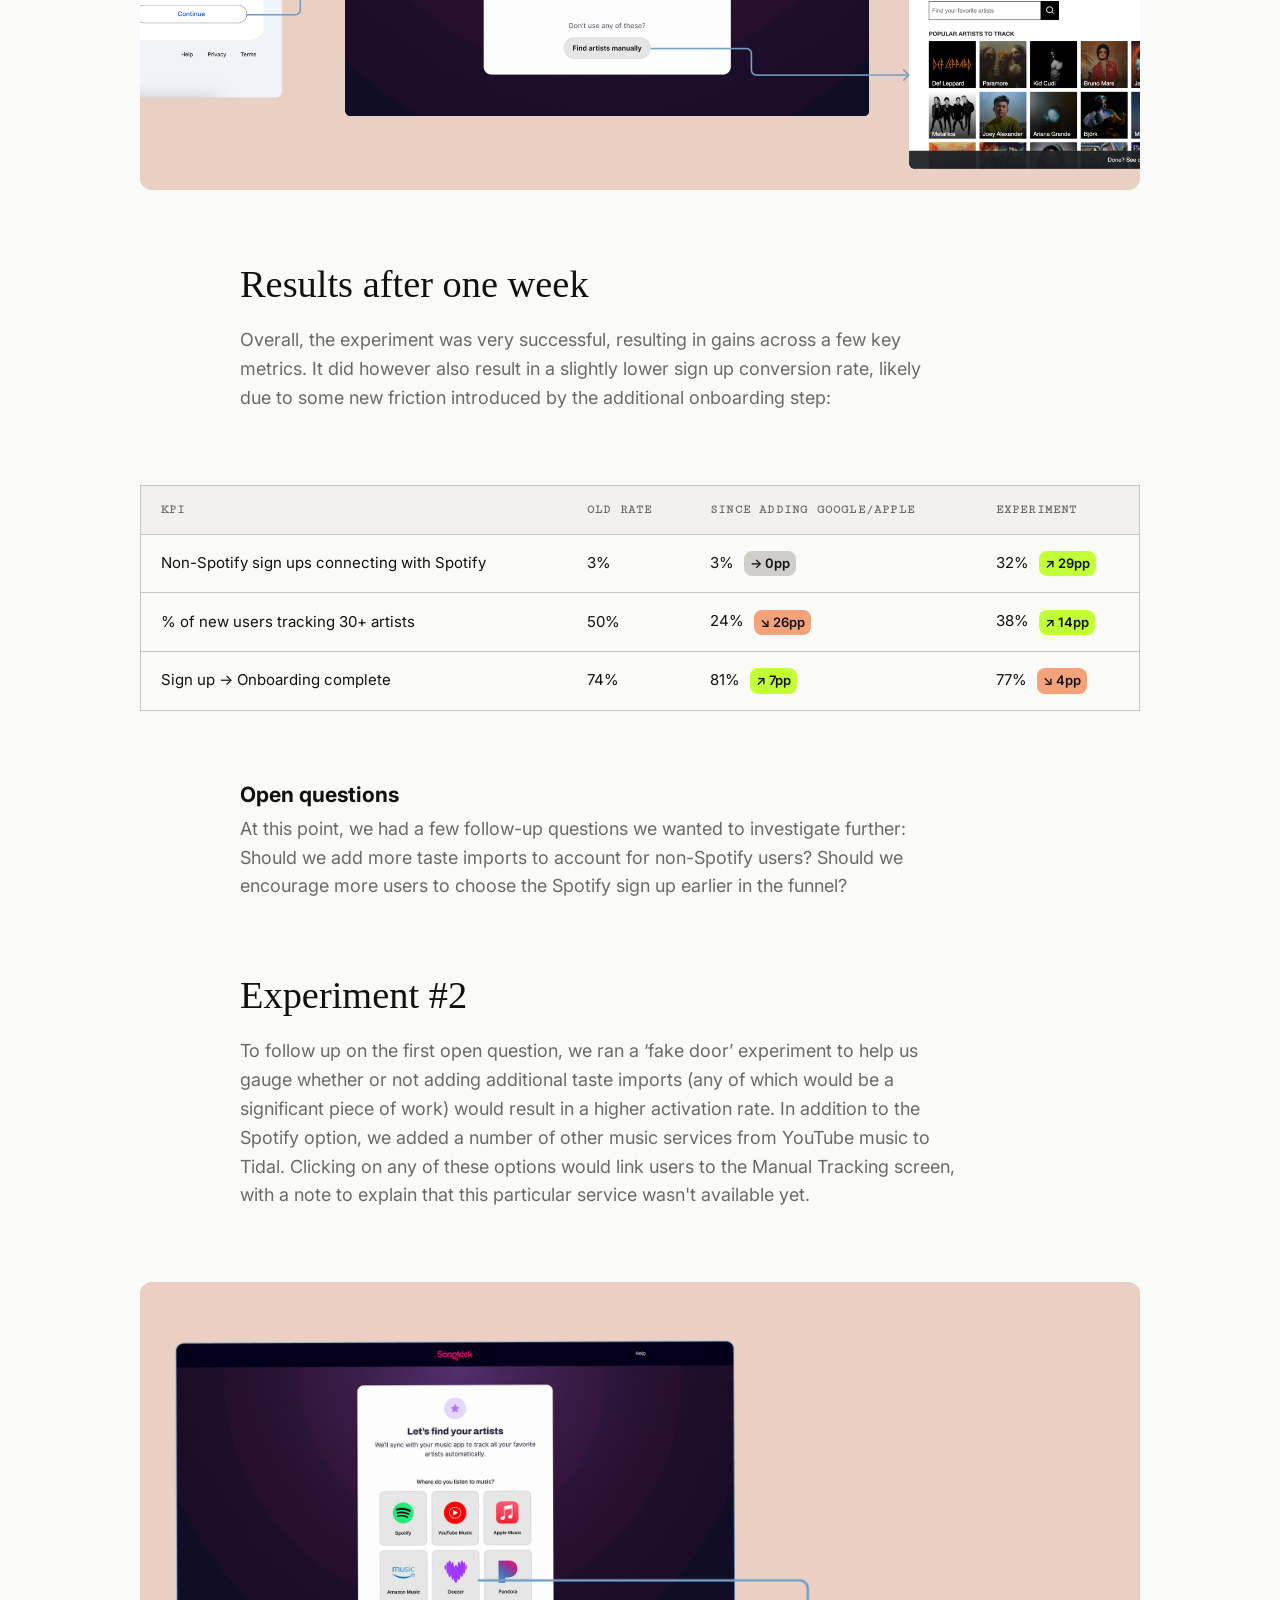
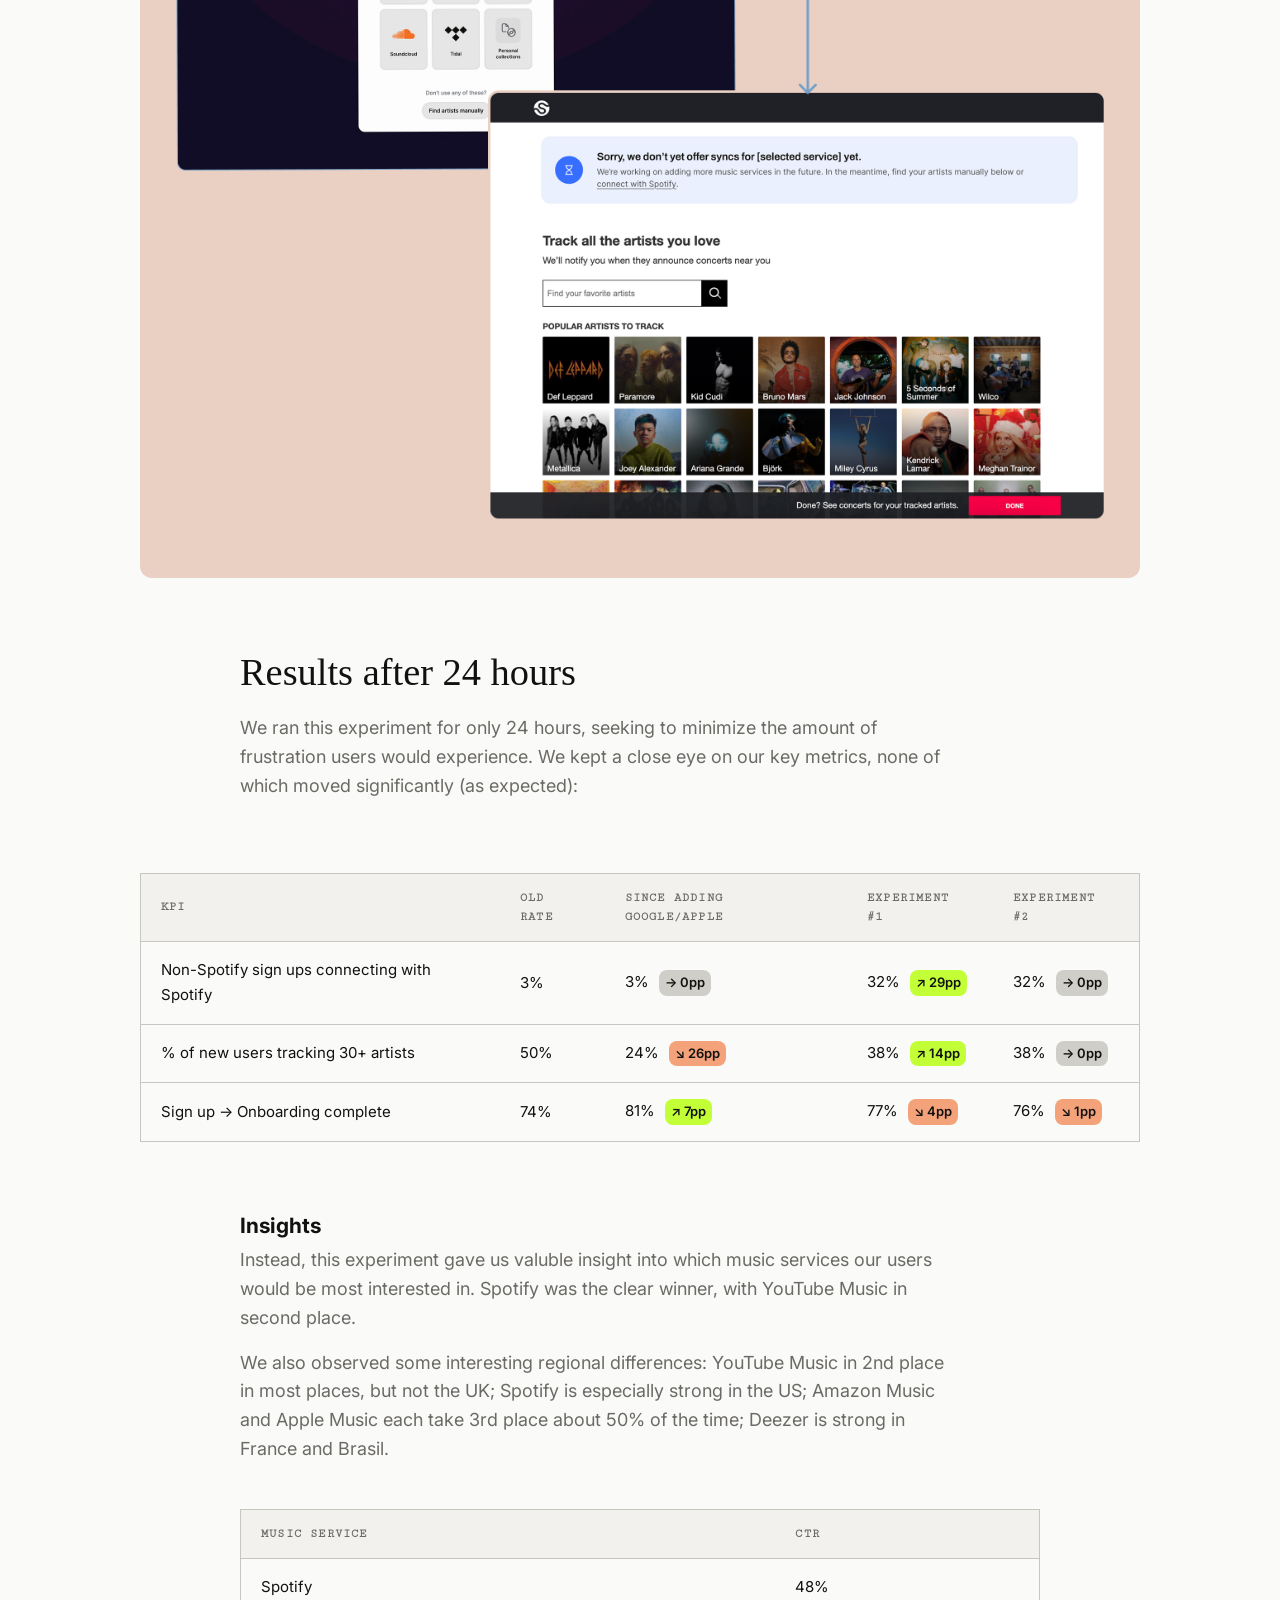
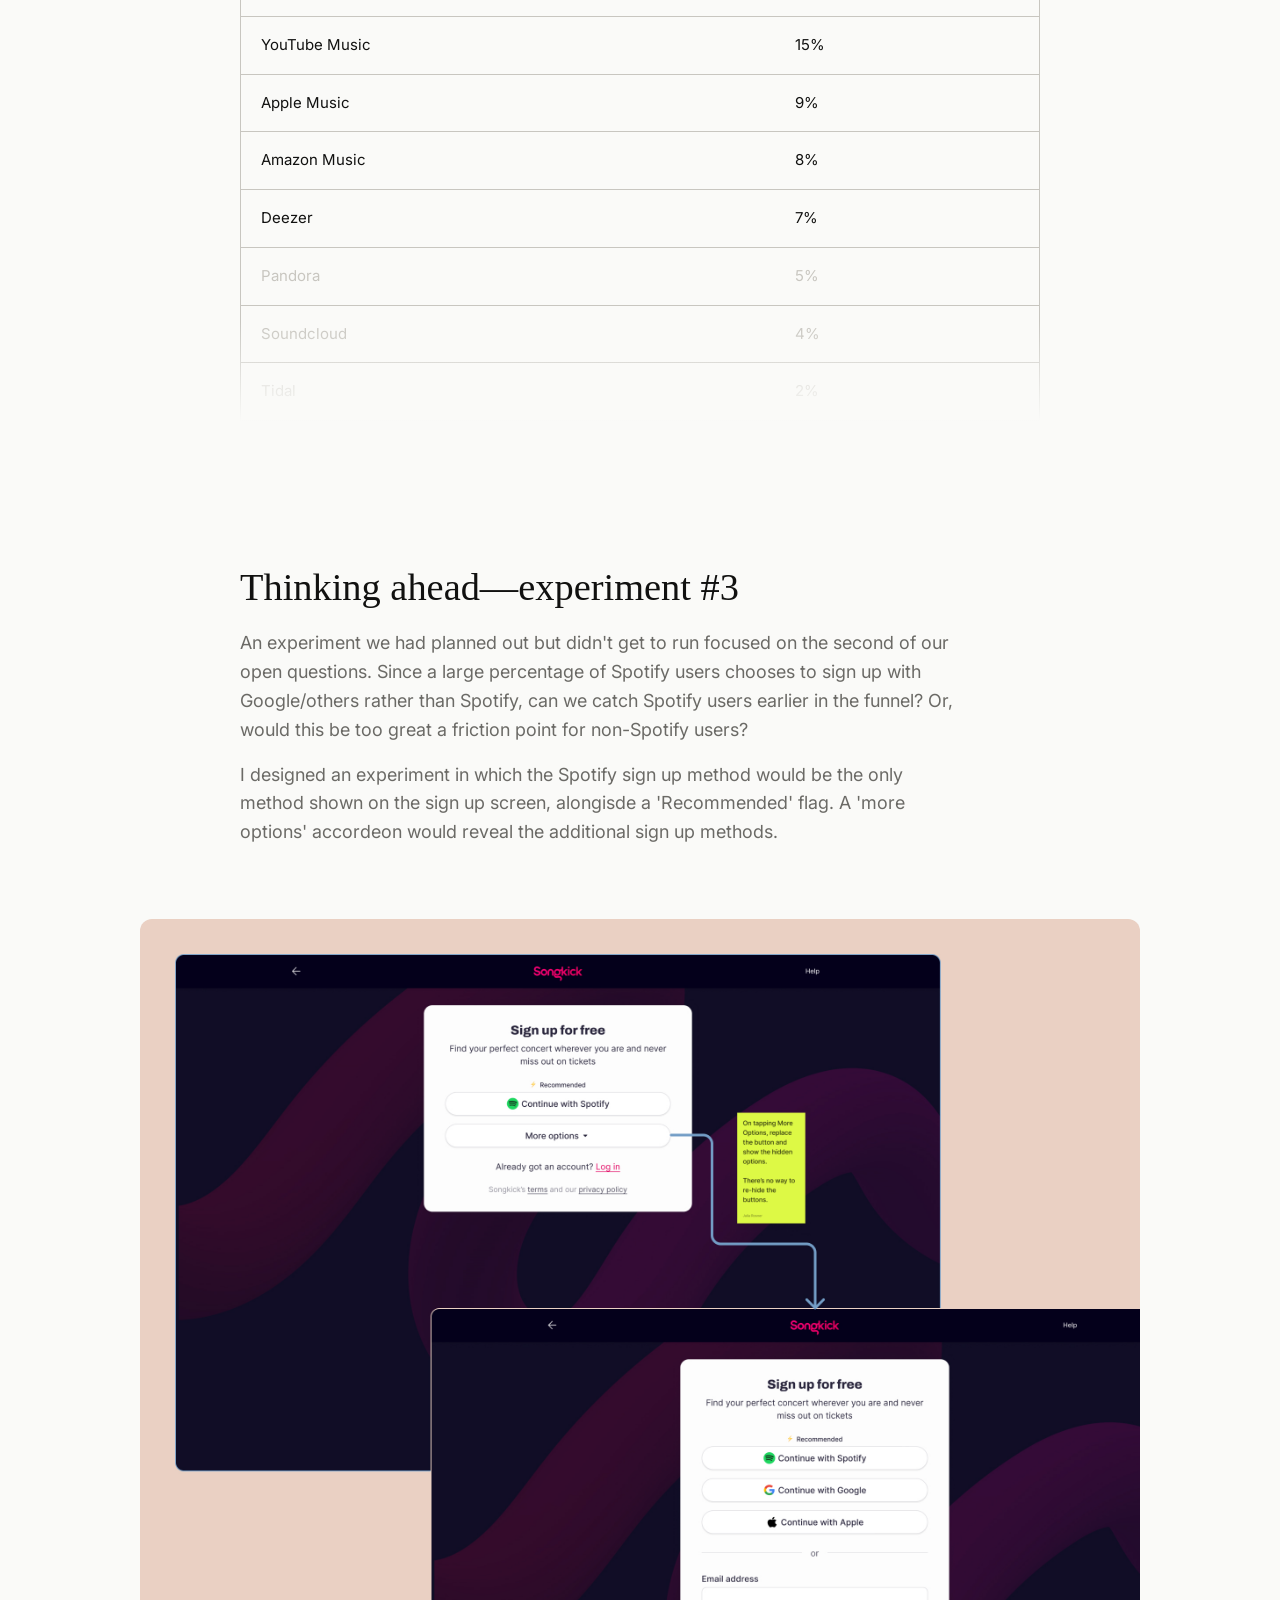
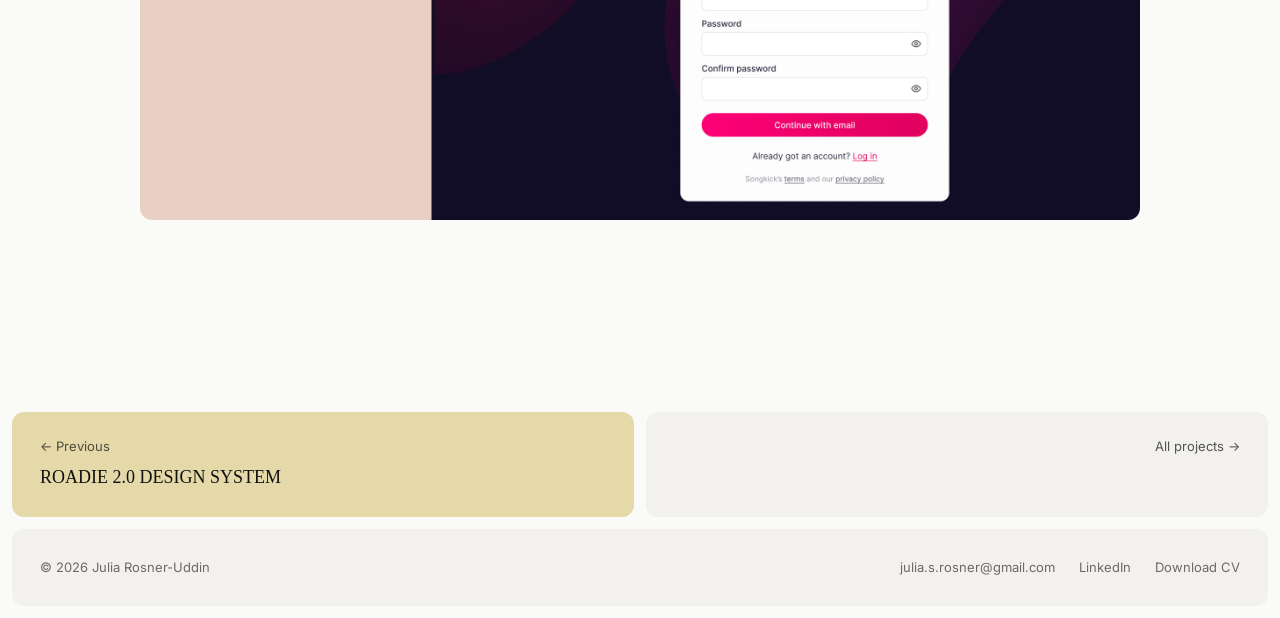
<file: project4.html>
<!DOCTYPE html>
<html lang="en">
<head>
  <meta charset="UTF-8" />
  <meta name="viewport" content="width=device-width, initial-scale=1.0" />
  <title>Growth experiments — Julia Rosner-Uddin</title>
  <meta name="robots" content="noindex" />
  <link rel="stylesheet" href="style.css" />
  <link rel="stylesheet" href="case-study.css" />
  <link rel="preconnect" href="https://fonts.googleapis.com" />
  <link rel="preconnect" href="https://fonts.gstatic.com" crossorigin />
  <link href="https://fonts.googleapis.com/css2?family=Cutive+Mono&family=Inter:wght@300;400;500;600&family=Playfair+Display:ital,wght@0,400;0,600;1,400&display=swap" rel="stylesheet" />
</head>
<body class="theme-orange">

  <!-- PASSWORD GATE (disabled)
  <div id="pw-gate">
    <div class="pw-modal">
      <span class="tag">Protected work</span>
      <h2>Enter password to continue</h2>
      <p class="pw-subtitle">This case study is password protected.</p>
      <div class="pw-form">
        <input class="pw-input" type="password" id="pw-input" placeholder="Password" autocomplete="off" />
        <button id="pw-submit" class="btn">Enter</button>
      </div>
      <p class="pw-error" id="pw-error">Incorrect password. Try again.</p>
    </div>
  </div>
  -->

  <!-- NAV -->
  <nav>
    <a href="index.html" class="nav-name">Julia Rosner-Uddin</a>
    <ul>
      <li><a href="index.html#work">Work</a></li>
      <li><a href="index.html#about">About</a></li>
    </ul>
  </nav>

  <!-- HERO LAYOUT -->
  <div class="cs-hero-layout">

    <!-- HERO IMAGE -->
    <div class="cs-hero-image">
      <img src="images/growth-experiments_hero.jpg" alt="" onerror="this.style.display='none'" />
    </div>

    <!-- CASE STUDY HEADER -->
    <header class="cs-header cs-header--orange">
      <div class="cs-container">
        <a href="index.html" class="cs-back">← Back to work</a>
        <span class="tag">Web · Growth</span>
        <h1>Growth experiments</h1>
        <p class="cs-subtitle">A series of onboarding experiments focused on activation.</p>
        <div class="cs-meta">
          <div class="cs-meta-item">
            <span class="cs-meta-label">Role</span>
            <span>Lead Product Designer</span>
          </div>
          <div class="cs-meta-item">
            <span class="cs-meta-label">Timeline</span>
            <span>2 weeks</span>
          </div>
          <div class="cs-meta-item">
            <span class="cs-meta-label">Focus</span>
            <span>Activation</span>
          </div>
          <div class="cs-meta-item">
            <span class="cs-meta-label">Team</span>
            <span>1 Designer 🙋‍♀️ · 1 PM · 1 Engineer</span>
          </div>
        </div>
      </div>
    </header>

  </div>

  <!-- BODY -->
  <main class="cs-body">
    <div class="cs-container cs-content">

      <!-- CONTEXT -->
      <section class="cs-section">
        <h2>Context</h2>
        <p>As part of a previous project, Google and Apple sign up methods had been added to the Songkick web sign up screen—a change which contributed to a ~30% increase to the overall sign up rate.</p>
      </section>

      <!-- FULL-WIDTH IMAGE -->
      <div class="cs-image-full">
        <img src="images/growth-experiments_new-sign-up.jpg" alt="Redesigned Songkick web sign-up screen with Google and Apple authentication options added" onerror="this.style.display='none'" />
        <p class="cs-caption">The new sign up screen features Google and Apple sign up methods...</p>
      </div>

            <!-- FULL-WIDTH IMAGE -->
      <div class="cs-image-full">
        <img src="images/growth-experiments_web-sign-ups.jpg" alt="Chart showing increased sign-up rate after adding Google and Apple authentication methods" onerror="this.style.display='none'" />
        <p class="cs-caption">...which lead to a significant increase in sign ups.</p>
      </div>

      <!-- HOWEVER -->
      <section class="cs-section">
        <h3>Whilst ostensibly a successful new feature...</h3>
        <p>...a large percentage of the users who were previously signing up with Spotify were now using Google instead.</p>
      </section>

      <!-- FULL-WIDTH IMAGE -->
      <div class="cs-image-full cs-image-no-bg">
        <img src="images/growth-experiments_since-adding-google.png" alt="Data showing shift from Spotify sign-ups to Google sign-ups since adding alternative authentication" onerror="this.style.display='none'" />
      </div>

      <!-- THE ISSUE -->
      <section class="cs-section">
        <h2>The issue</h2>
        <p>On Songkick, using the Spotify authentication as opposed to any other sign up method results in a journey that is different in one key aspect: When signing up with Spotify, authentication and artist tracking can be completed in a single, efficient step:</p><br>

        </section>
        
            <!-- FULL-WIDTH IMAGE -->
      <div class="cs-image-full cs-image-no-bg">
        <img src="images/growth-experiments_one-step-tracking.png" alt="Flow diagram showing Spotify sign-up completing authentication and artist tracking in a single step" onerror="this.style.display='none'" />
        </div>

        <section class="cs-section">
          <h3>When signing up with another method..</h3><p>...tracking artists is done as a separate step following authentication. A screen is shown after authentication prompting users to either connect with Spotify, or track artists manually:</p></section>

       <!-- CAROUSEL -->
      <div class="cs-img-carousel cs-image-no-bg">
        <div class="cs-img-carousel-track">
          <div class="cs-img-carousel-slide">
            <img src="images/growth-experiments_google-sign-up.png" alt="Songkick onboarding screen showing artist tracking step for Google sign-up users" onerror="this.style.display='none'" />
          </div>
          <div class="cs-img-carousel-slide">
            <img src="images/growth-experiments_google-sign-up-2.png" alt="Second screen in the Google sign-up artist tracking flow" onerror="this.style.display='none'" />
          </div>
        </div>
        <button class="carousel-btn carousel-btn--prev" aria-label="Previous slide">&#8592;</button>
        <button class="carousel-btn carousel-btn--next" aria-label="Next slide">&#8594;</button>
        <div class="carousel-dots">
          <button class="carousel-dot carousel-dot--active" aria-label="Slide 1"></button>
          <button class="carousel-dot" aria-label="Slide 2"></button>
        </div>
      </div>

      <!-- THE ISSUE pt 2 -->
      <section class="cs-section">
        <h2>Diagnosing the problem</h2>
        <p>As part of the previous work, the number of total sign ups had been tracked closely—but whether or not the new sign up methods had actually moved the needle on activated users had not been investgated fully. On a hunch I dug into the data, observing that since adding Google and Apple, the number of users completing a Spotify sign up (any sign up method) had halved:</p> </section>

              <div class="cs-image-full">
        <img src="images/growth-experiments_spotify-import.jpg" alt="Chart showing decline in Spotify connection completions after Google and Apple sign-up were added" onerror="this.style.display='none'" />
      </div>

      <section class="cs-section">
        <h3>Meaning that this screen,</h3><p>prompting users who did not sign up with Spotify to track artists, was not working very well:</p></section>
      

              <div class="cs-image-full">
        <img src="images/growth-experiments_screen-doesnt-work.jpg" alt="Songkick screenshot showing a page titled 'Track all the artists you love' follwed by a 'Connect with Spotify' button, 'Find your favorite artists' search field, and grid of artists to click to track." onerror="this.style.display='none'" />
                <p class="cs-caption"> The core issues with this page are easily identified: 1) The Spotify button lacks context/is presented as optional. 2) The button competes with search bar and other artist listings. 3) The core value prop is hidden/unclear.</p>
      </div>

      <section class="cs-section">
        <h3>As a result,</h3><p>only 4% of non-Spotify sign ups track 30+ artists in month 1. The number of artists tracked by users is a key activation criterion for Songkick—tracking at least 30 artists ensures the users' home feed is sufficiently personalized, with regular email and app notifications of new tour announcements bringing the user back to the product.</p></section>
      

                    <div class="cs-image-full">
        <img src="images/growth-experiments_web-sign-ups-tracking-30.jpg" alt="Data showing only 4% of non-Spotify sign-ups track 30 or more artists in their first month" onerror="this.style.display='none'" />
      </div>

      <section class="cs-section">
        <h2>Getting the team onboard</h2>
        <p>Having identified the issue I laid out my findings, as well as a proposed experiment in a one-pager doc, working with my product and engineering partners to develop this into a full experiment plan.</p>
      </section>


                    <div class="cs-image-full">
        <img src="images/growth-experiments_getting-team-onboard.jpg" alt="Figma screenshot showing the current flow, various data graphs and Experiment designs." onerror="this.style.display='none'" />
      </div>

      <section class="cs-section">
        <h2>The Experiment</h2>
        <p>We developed an experiment in which we would add an additional step after the sign up screen, asking users which music service they currently used. On clicking Spotify, an authentication screen would be shown and a  taste import would be triggered. If the user chose the 'Find artists manually' option, they'd be linked to the old screen, now without the Spotify button and focused on the manual artist search only:</p>
      </section>

                          <div class="cs-image-full">
        <img src="images/growth-experiments_the-experiment.jpg" alt="Design of Experiment 1: redesigned Spotify connect screen shown during onboarding for non-Spotify sign-ups" onerror="this.style.display='none'" />
      </div>

      <section class="cs-section">
        <h2>Results after one week</h2>
        <p>Overall, the experiment was very successful, resulting in gains across a few key metrics. It did however also result in a slightly lower sign up conversion rate, likely due to some new friction introduced by the additional onboarding step:</p>
      </section>

      <div class="cs-table-outer"><div class="cs-table-wrap">
        <table class="cs-table">
          <thead>
            <tr>
              <th>KPI</th>
              <th>Old rate</th>
              <th>Since adding Google/Apple</th>
              <th>Experiment</th>
            </tr>
          </thead>
          <tbody>
            <tr>
              <td>Non-Spotify sign ups connecting with Spotify</td>
              <td>3%</td>
              <td>3% <span class="cs-badge cs-badge--neutral">→ 0pp</span></td>
              <td>32% <span class="cs-badge cs-badge--positive">↗ 29pp</span></td>
            </tr>
            <tr>
              <td>% of new users tracking 30+ artists</td>
              <td>50%</td>
              <td>24% <span class="cs-badge cs-badge--negative">↘ 26pp</span></td>
              <td>38% <span class="cs-badge cs-badge--positive">↗ 14pp</span></td>
            </tr>
            <tr>
              <td>Sign up → Onboarding complete</td>
              <td>74%</td>
              <td>81% <span class="cs-badge cs-badge--positive">↗ 7pp</span></td>
              <td>77% <span class="cs-badge cs-badge--negative">↘ 4pp</span></td>
            </tr>
          </tbody>
        </table>
      </div></div>

      <section class="cs-section">
        <h3>Open questions</h3>
        <p>At this point, we had a few follow-up questions we wanted to investigate further: Should we add more taste imports to account for non-Spotify users? Should we encourage more users to choose the Spotify sign up earlier in the funnel?</p>
      </section>

      <section class="cs-section">
        <h2>Experiment #2</h2>
        <p>
          To follow up on the first open question, we ran a ‘fake door’ experiment to help us gauge whether or not adding additional taste imports (any of which would be a significant piece of work) would result in a higher activation rate. In addition to the Spotify option, we added a number of other music services from YouTube music to Tidal. Clicking on any of these options would link users to the Manual Tracking screen, with a note to explain that this particular service wasn't available yet. 
        </p>
      </section>


                          <div class="cs-image-full">
        <img src="images/growth-experiments_experiment-2.jpg" alt="Fake door experiment design testing demand for alternative music service imports beyond Spotify" onerror="this.style.display='none'" />
      </div>

      <section class="cs-section">
        <h2>Results after 24 hours</h2>
        <p>We ran this experiment for only 24 hours, seeking to minimize the amount of frustration users would experience. We kept a close eye on our key metrics, none of which moved significantly (as expected):</p>
      </section>

      <div class="cs-table-outer"><div class="cs-table-wrap">
        <table class="cs-table">
          <thead>
            <tr>
              <th>KPI</th>
              <th>Old rate</th>
              <th>Since adding Google/Apple</th>
              <th>Experiment #1</th>
              <th>Experiment #2</th>
            </tr>
          </thead>
          <tbody>
            <tr>
              <td>Non-Spotify sign ups connecting with Spotify</td>
              <td>3%</td>
              <td>3% <span class="cs-badge cs-badge--neutral">→ 0pp</span></td>
              <td>32% <span class="cs-badge cs-badge--positive">↗ 29pp</span></td>
              <td>32% <span class="cs-badge cs-badge--neutral">→ 0pp</span></td>
            </tr>
            <tr>
              <td>% of new users tracking 30+ artists</td>
              <td>50%</td>
              <td>24% <span class="cs-badge cs-badge--negative">↘ 26pp</span></td>
              <td>38% <span class="cs-badge cs-badge--positive">↗ 14pp</span></td>
              <td>38% <span class="cs-badge cs-badge--neutral">→ 0pp</span></td>
            </tr>
            <tr>
              <td>Sign up → Onboarding complete</td>
              <td>74%</td>
              <td>81% <span class="cs-badge cs-badge--positive">↗ 7pp</span></td>
              <td>77% <span class="cs-badge cs-badge--negative">↘ 4pp</span></td>
              <td>76% <span class="cs-badge cs-badge--negative">↘ 1pp</span></td>
            </tr>
          </tbody>
        </table>
      </div></div>

      <section class="cs-section">
        <h3>Insights</h3>
        <p>Instead, this experiment gave us valuble insight into which music services our users would be most interested in. Spotify was the clear winner, with YouTube Music in second place.</p><p>We also observed some interesting regional differences: YouTube Music in 2nd place in most places, but not the UK; Spotify is especially strong in the US; Amazon Music and Apple Music each take 3rd place about 50% of the time; Deezer is strong in France and Brasil.</p><br>
        <div class="cs-table-outer cs-table-outer--fade-bottom cs-table-small">
        <div class="cs-table-wrap">
          <table class="cs-table">
            <thead>
              <tr>
                <th>Music service</th>
                <th>CTR</th>
              </tr>
            </thead>
            <tbody>
              <tr>
                <td>Spotify</td>
                <td>48%</td>
              </tr>
              <tr>
                <td>YouTube Music</td>
                <td>15%</td>
              </tr>
              <tr>
                <td>Apple Music</td>
                <td>9%</td>
              </tr>
              <tr>
                <td>Amazon Music</td>
                <td>8%</td>
              </tr>
              <tr>
                <td>Deezer</td>
                <td>7%</td>
              </tr>
              <tr class="cs-row--faded">
                <td>Pandora</td>
                <td>5%</td>
              </tr>
              <tr class="cs-row--faded">
                <td>Soundcloud</td>
                <td>4%</td>
              </tr>
              <tr class="cs-row--faded">
                <td>Tidal</td>
                <td>2%</td>
              </tr>
            </tbody>
          </table>
        </div>
      </div>
      </section>

      <section class="cs-section">
        <h2>Thinking ahead—experiment #3</h2>
        <p>An experiment we had planned out but didn't get to run focused on the second of our open questions. Since a large percentage of Spotify users chooses to sign up with Google/others rather than Spotify, can we catch Spotify users earlier in the funnel? Or, would this be too great a friction point for non-Spotify users?</p><p>I designed an experiment in which the Spotify sign up method would be the only method shown on the sign up screen, alongisde a 'Recommended' flag. A 'more options' accordeon would reveal the additional sign up methods.</p>
      </section>
      
                                <div class="cs-image-full">
        <img src="images/growth-experiments_experiment-3.jpg" alt="Proposed design for Experiment 3: catching Spotify users earlier by surfacing Spotify sign-up first in the funnel" onerror="this.style.display='none'" />
      </div>

    </div>
  </main>

  <!-- PROJECT NAV -->
  <div class="cs-nav-projects">
    <a href="project3.html" class="cs-nav-card cs-header--yellow">
      <span class="cs-nav-dir">← Previous</span>
      <span class="cs-nav-title">Roadie 2.0 Design System</span>
    </a>
    <a href="index.html#work" class="cs-nav-card cs-nav-card--right cs-nav-card--neutral">
      <span class="cs-nav-dir">All projects →</span>
    </a>
  </div>

  <!-- FOOTER -->
  <footer>
    <div class="footer-inner">
      <span>© 2026 Julia Rosner-Uddin</span>
      <div class="footer-links">
        <a href="mailto:julia.s.rosner@gmail.com">julia.s.rosner@gmail.com</a>
        <a href="https://linkedin.com/in/juliarosner" target="_blank">LinkedIn</a>
        <a href="images/julia-rosner-cv.pdf" download>Download CV</a>
      </div>
    </div>
  </footer>

  <script src="script.js"></script>
  <script src="https://t.contentsquare.net/uxa/3d5fb611e680e.js"></script>

</body>
</html>
</file>
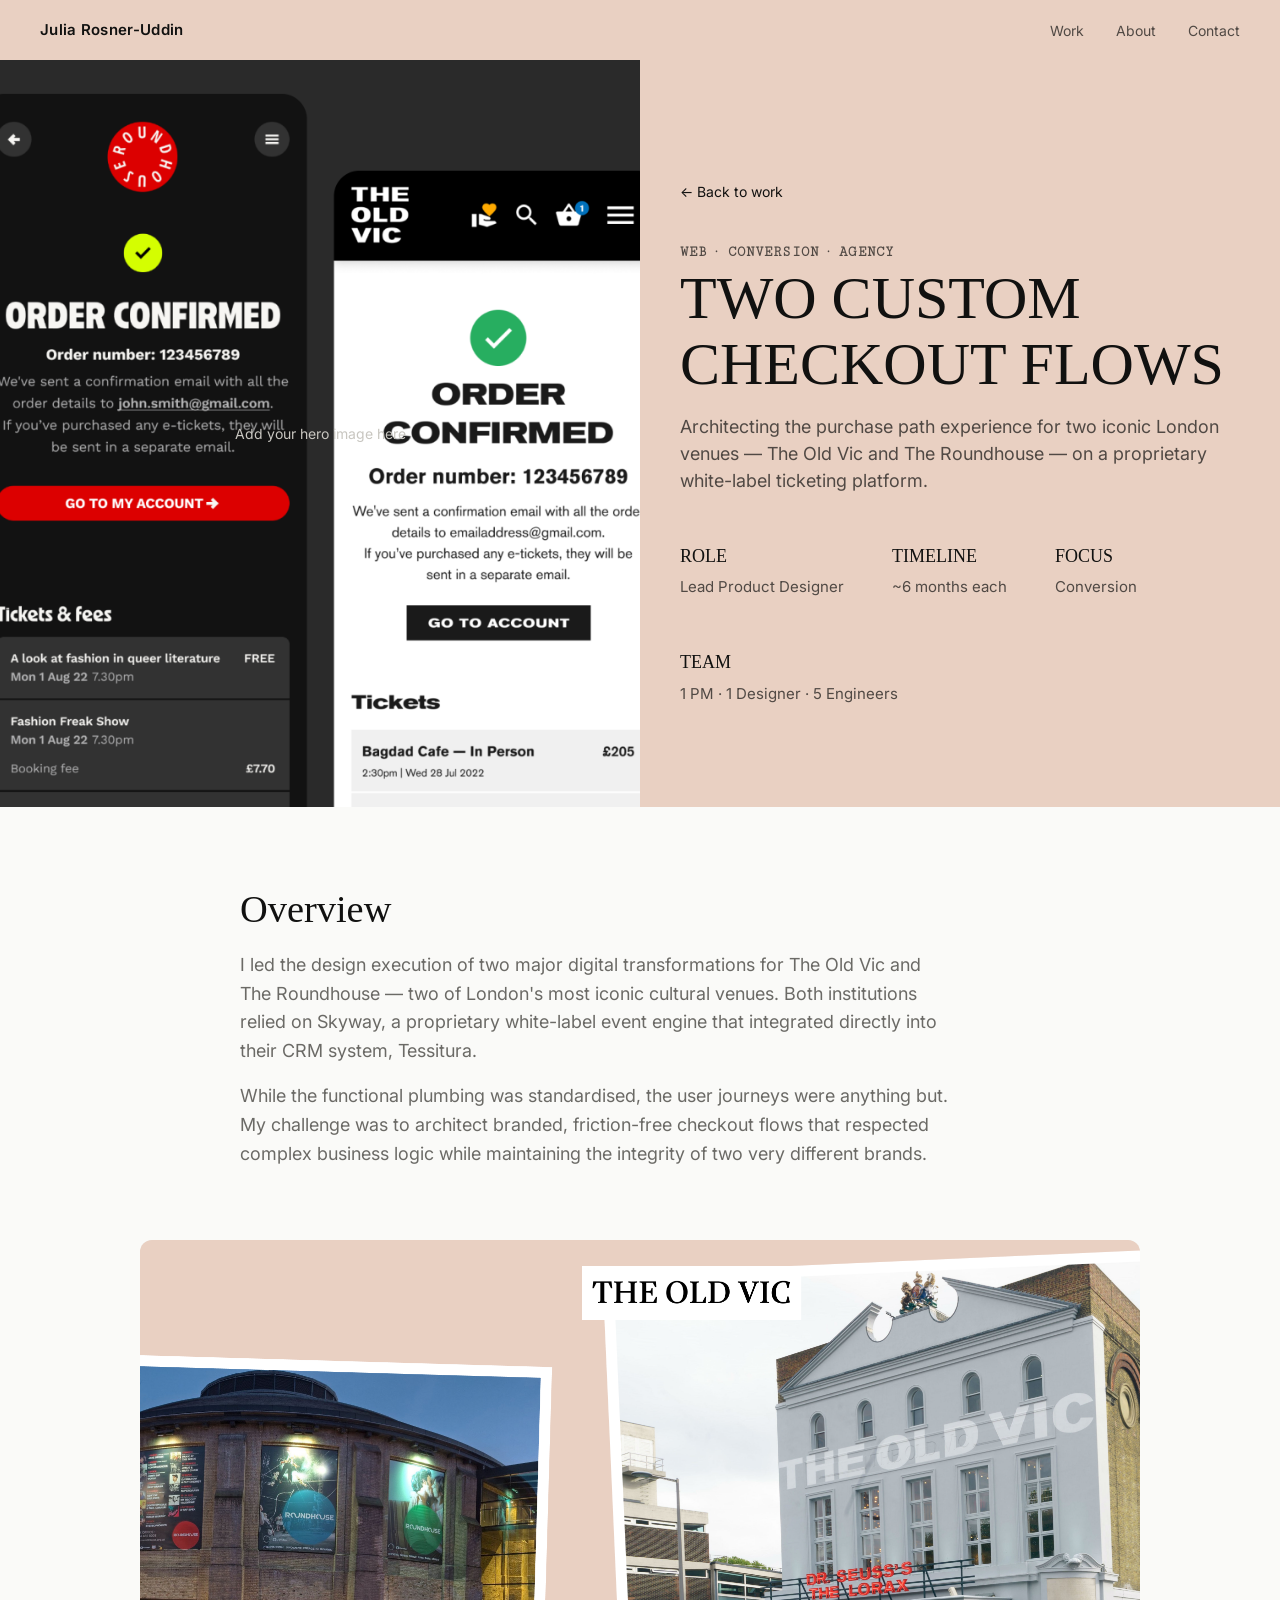
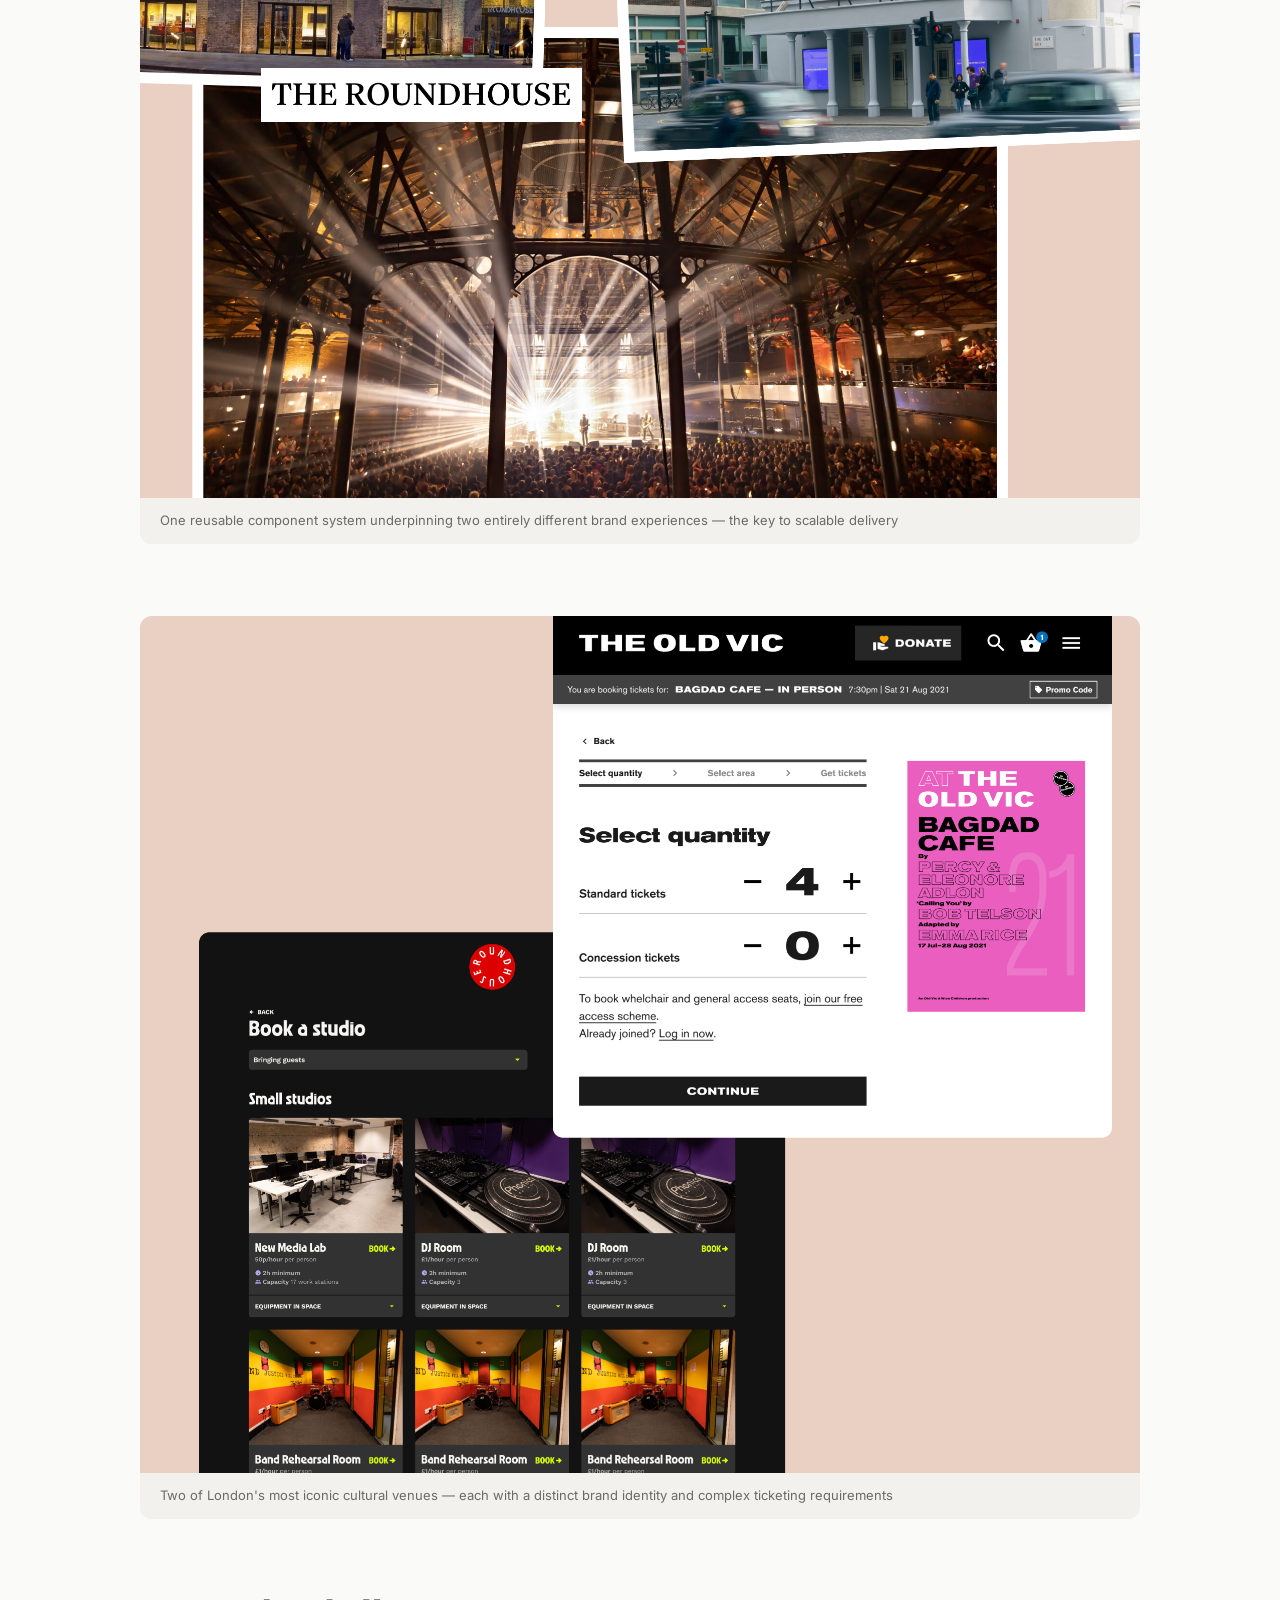
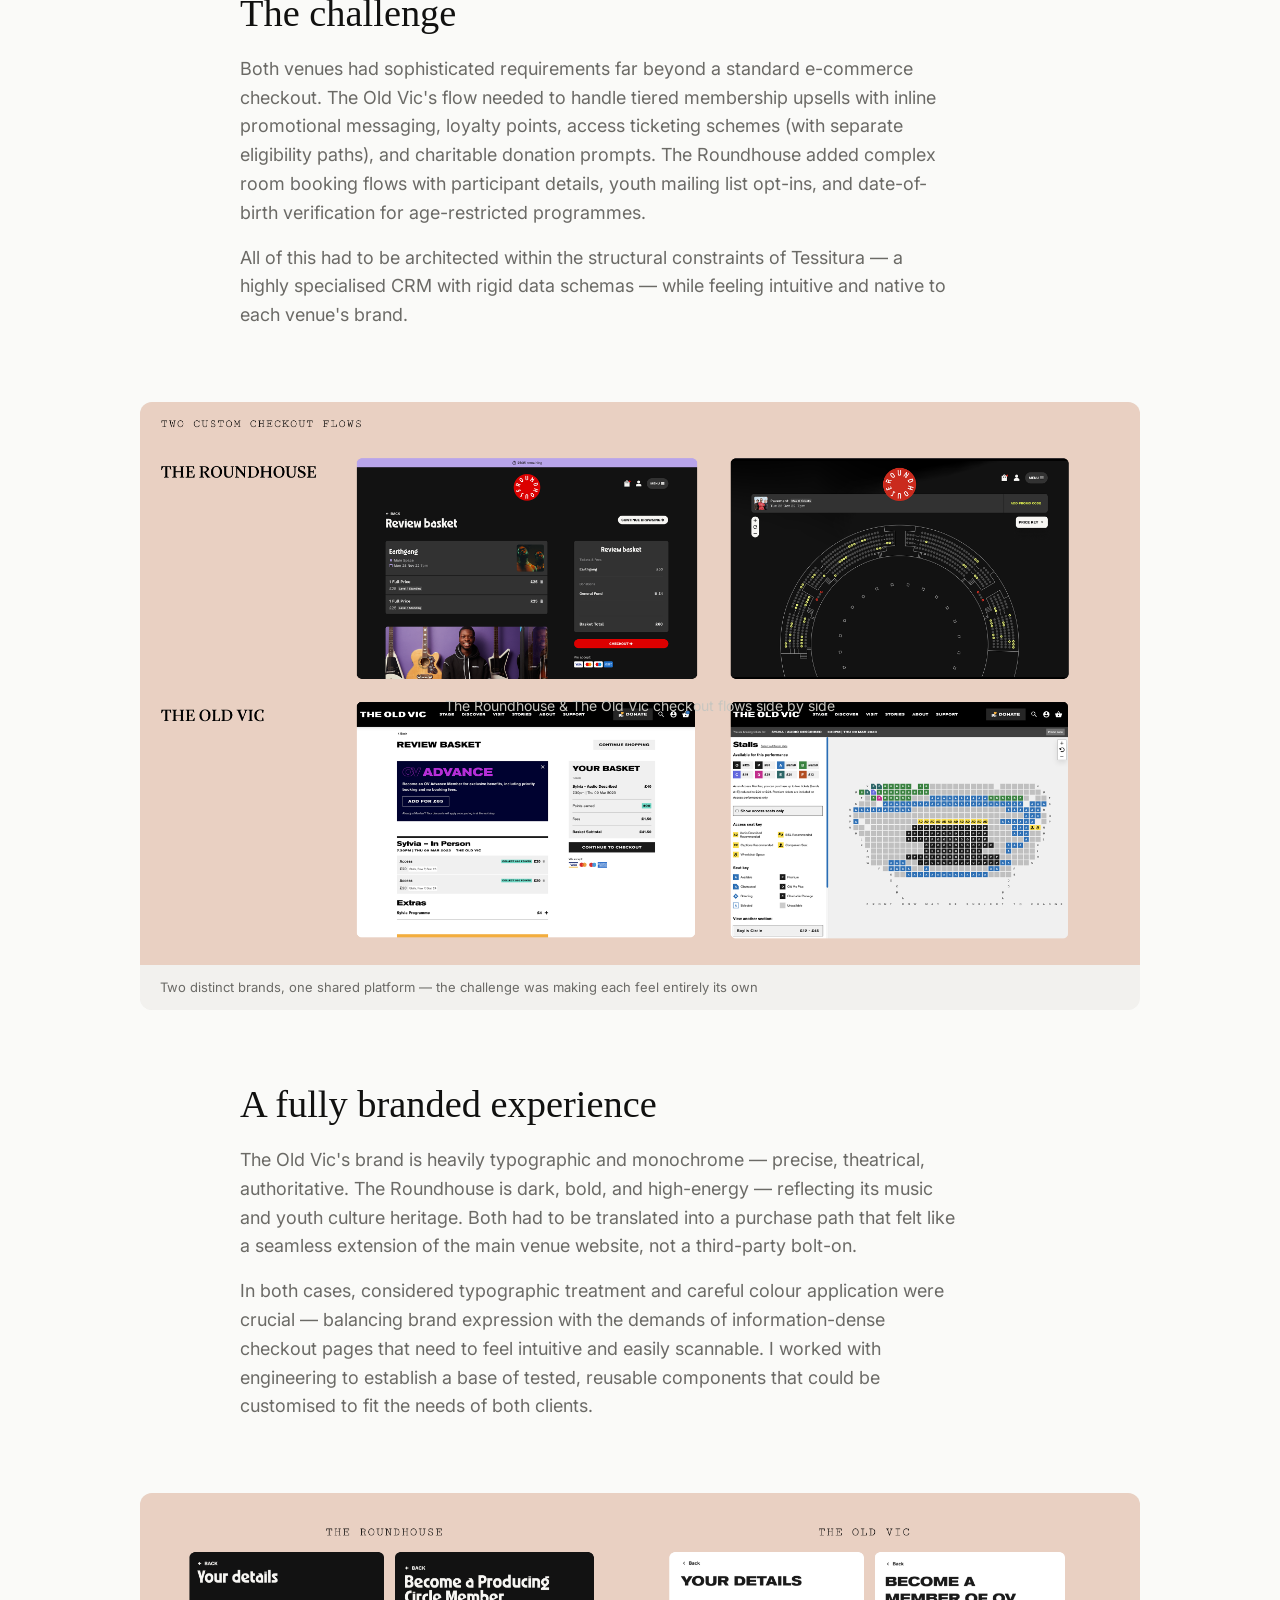
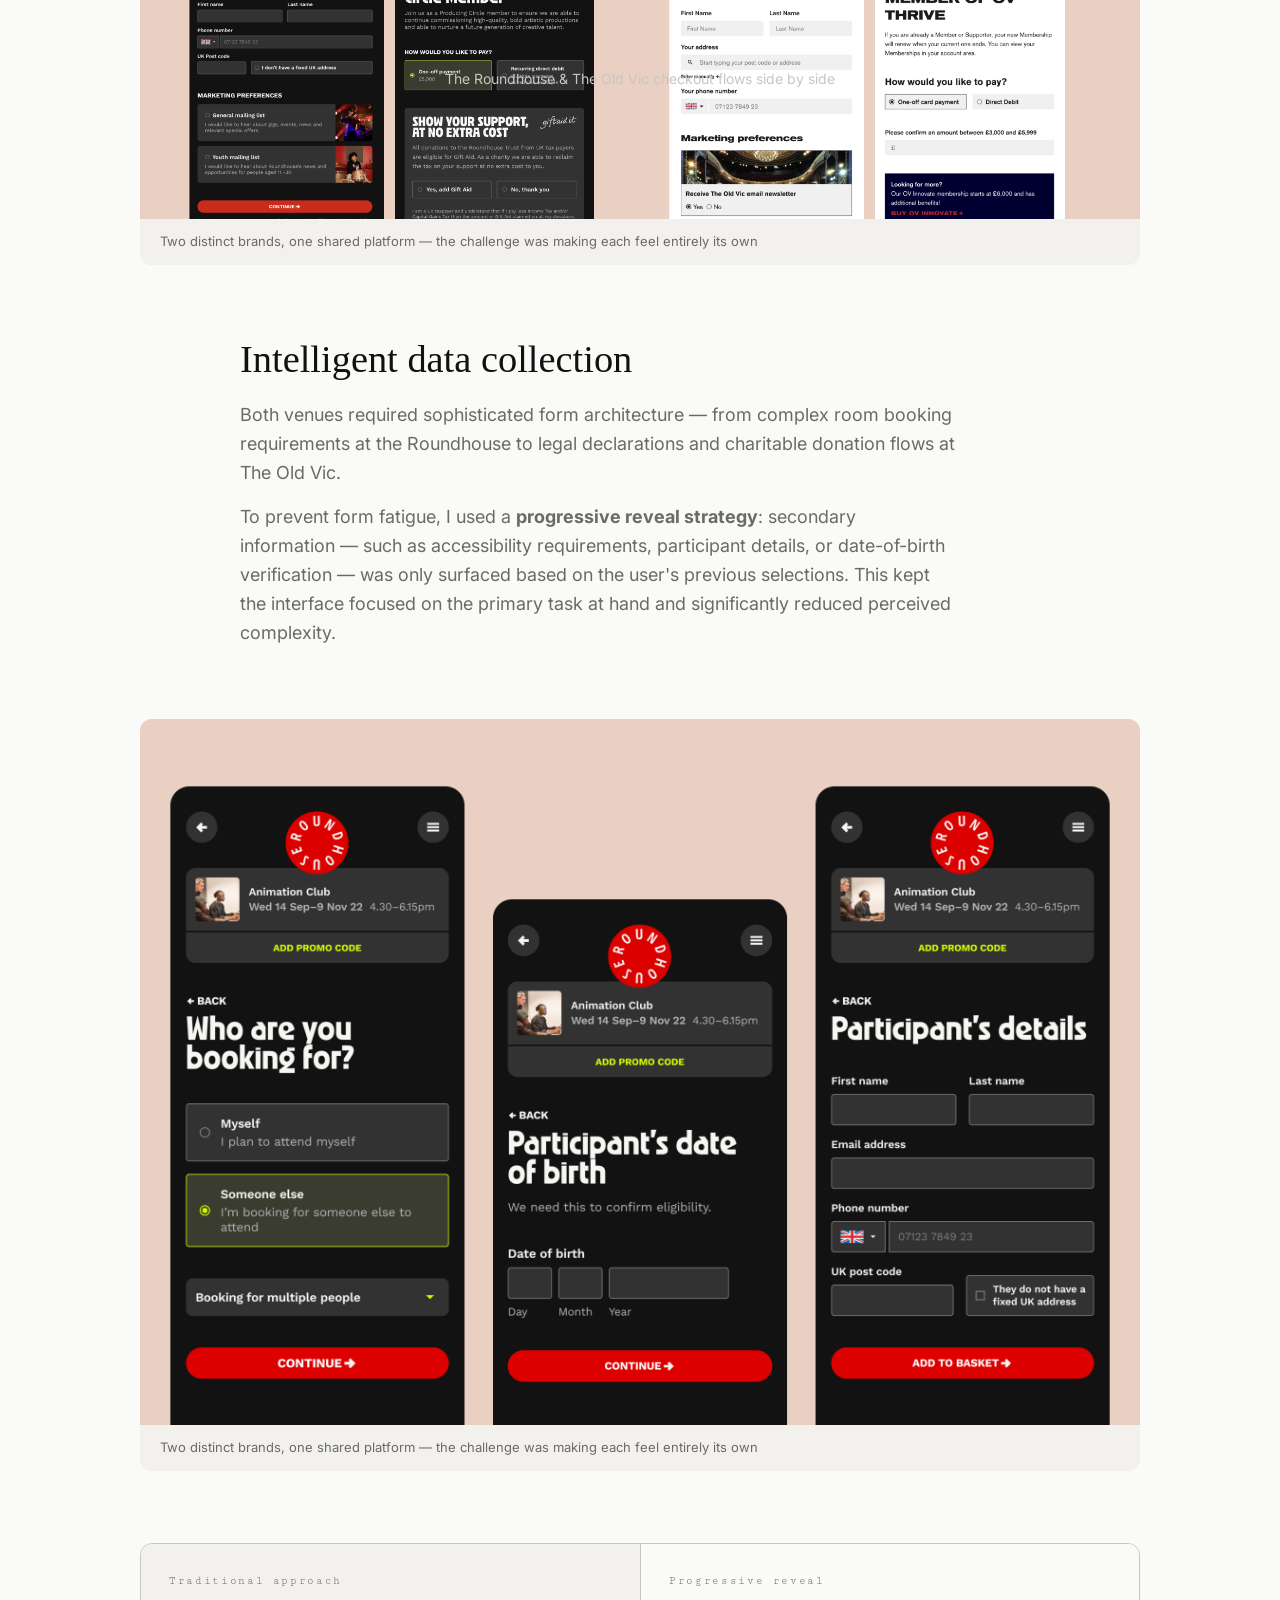
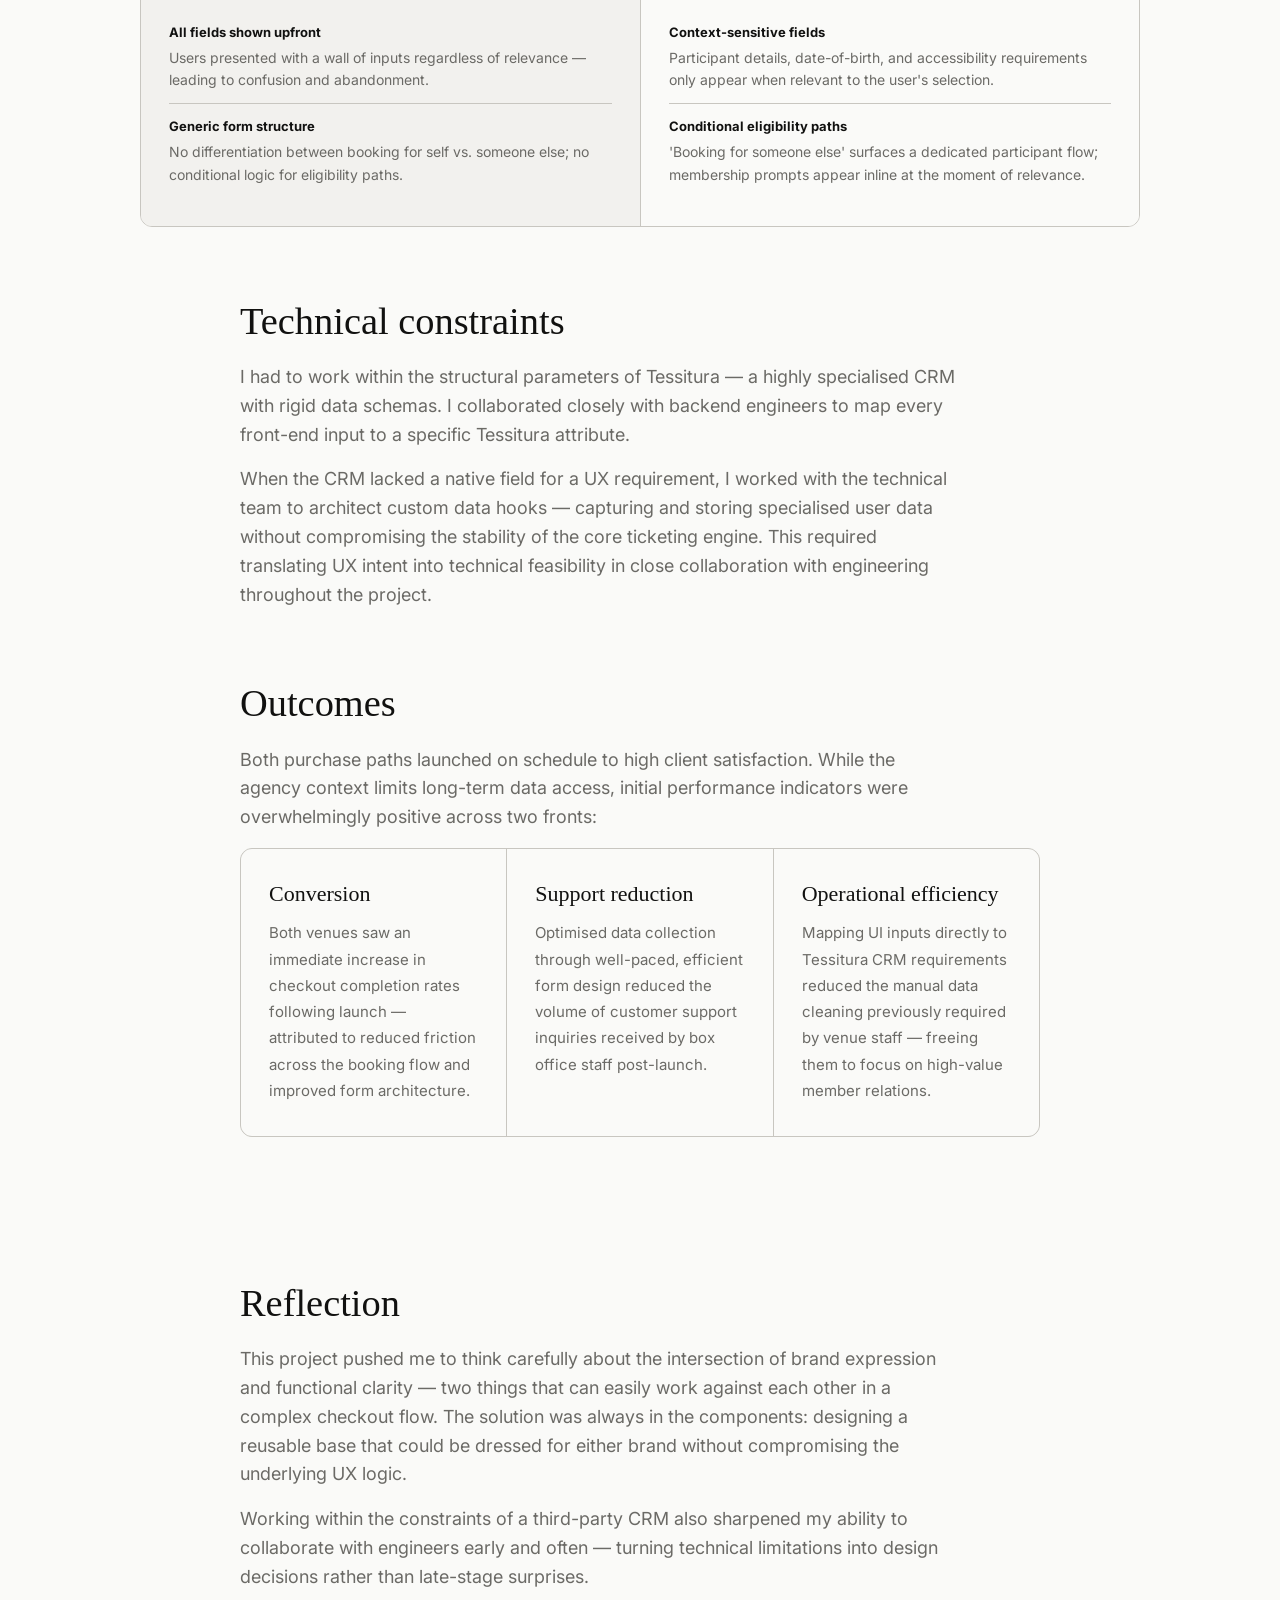
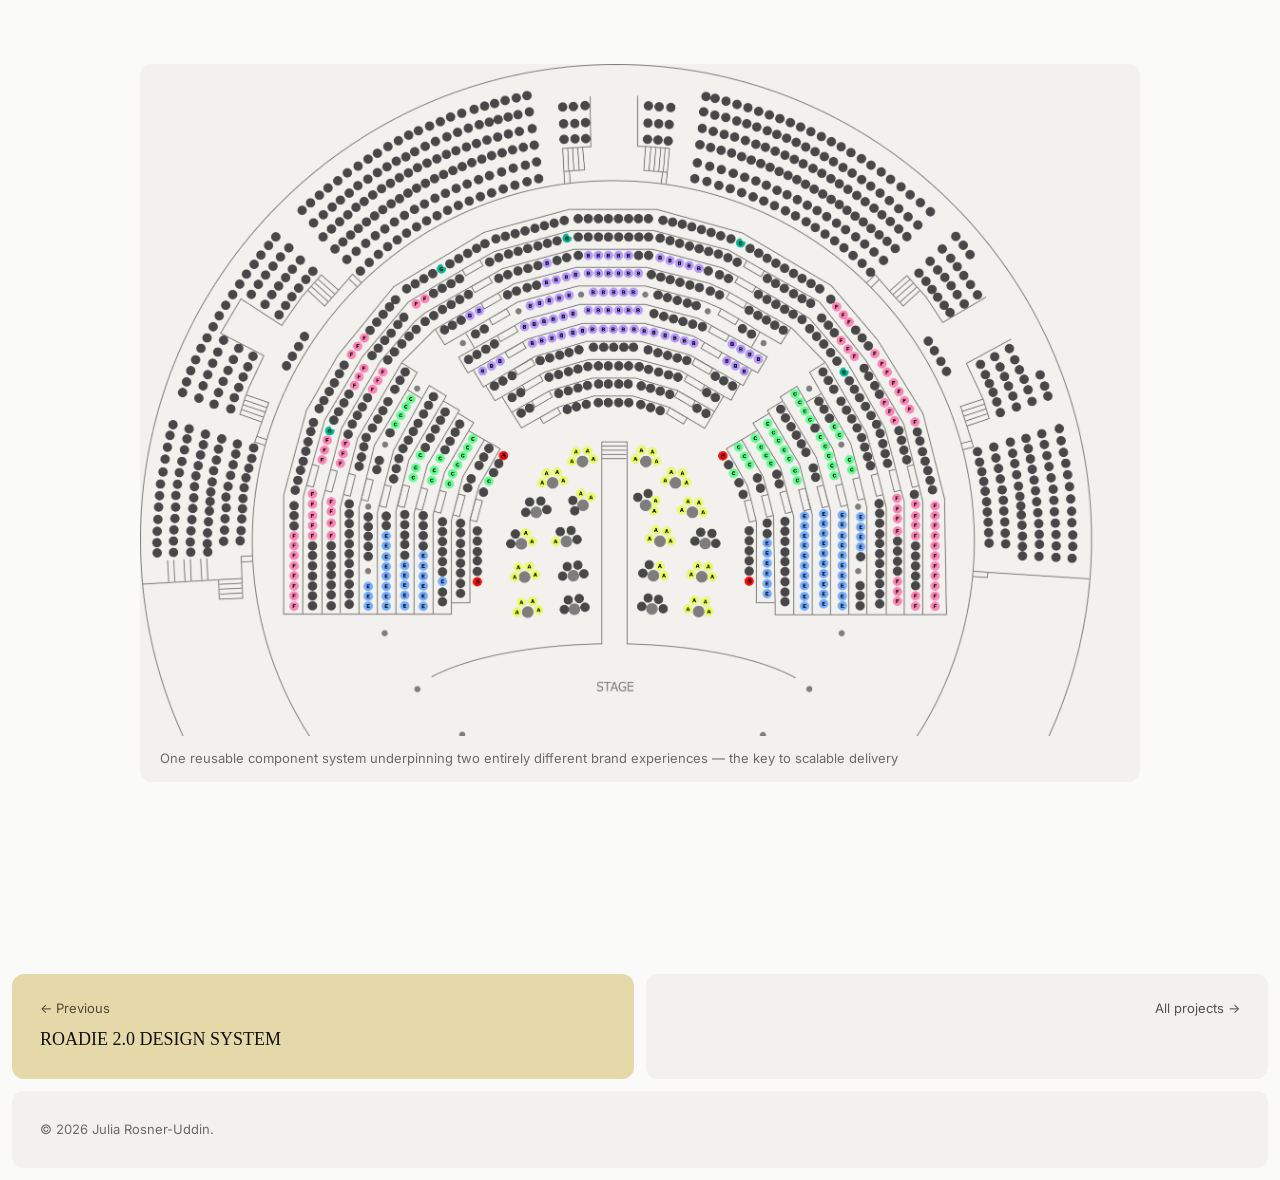
<file: project6.html>
<!DOCTYPE html>
<html lang="en">
<head>
  <meta charset="UTF-8" />
  <meta name="viewport" content="width=device-width, initial-scale=1.0" />
  <title>Two Custom Checkout Flows — Julia Rosner-Uddin</title>
  <link rel="stylesheet" href="style.css" />
  <link rel="stylesheet" href="case-study.css" />
  <link rel="preconnect" href="https://fonts.googleapis.com" />
  <link rel="preconnect" href="https://fonts.gstatic.com" crossorigin />
  <link href="https://fonts.googleapis.com/css2?family=Cutive+Mono&family=Inter:wght@300;400;500;600&family=Playfair+Display:ital,wght@0,400;0,600;1,400&display=swap" rel="stylesheet" />
</head>
<body class="theme-orange">

  <!-- NAV -->
  <nav>
    <a href="index.html" class="nav-name">Julia Rosner-Uddin</a>
    <ul>
      <li><a href="index.html#work">Work</a></li>
      <li><a href="index.html#about">About</a></li>
      <li><a href="index.html#contact">Contact</a></li>
    </ul>
  </nav>

  <!-- HERO LAYOUT -->
  <div class="cs-hero-layout">

    <!-- HERO IMAGE -->
    <div class="cs-hero-image">
      <img src="images/purchase-paths_hero.png" alt="Two Custom Checkout Flows hero" onerror="this.style.display='none'" />
      <div class="cs-hero-placeholder"><span>Add your hero image here</span></div>
    </div>

    <!-- CASE STUDY HEADER -->
    <header class="cs-header cs-header--orange">
      <div class="cs-container">
        <a href="index.html" class="cs-back">← Back to work</a>
        <span class="tag">Web · Conversion · Agency</span>
        <h1>Two Custom Checkout Flows</h1>
        <p class="cs-subtitle">Architecting the purchase path experience for two iconic London venues — The Old Vic and The Roundhouse — on a proprietary white-label ticketing platform.</p>
        <div class="cs-meta">
          <div class="cs-meta-item">
            <span class="cs-meta-label">Role</span>
            <span>Lead Product Designer</span>
          </div>
          <div class="cs-meta-item">
            <span class="cs-meta-label">Timeline</span>
            <span>~6 months each</span>
          </div>
          <div class="cs-meta-item">
            <span class="cs-meta-label">Focus</span>
            <span>Conversion</span>
          </div>
          <div class="cs-meta-item">
            <span class="cs-meta-label">Team</span>
            <span>1 PM · 1 Designer · 5 Engineers</span>
          </div>
        </div>
      </div>
    </header>

  </div>

  <!-- BODY -->
  <main class="cs-body">
    <div class="cs-container cs-content">

      <!-- OVERVIEW -->
      <section class="cs-section">
        <h2>Overview</h2>
        <p>I led the design execution of two major digital transformations for The Old Vic and The Roundhouse — two of London's most iconic cultural venues. Both institutions relied on Skyway, a proprietary white-label event engine that integrated directly into their CRM system, Tessitura.</p>
        <p>While the functional plumbing was standardised, the user journeys were anything but. My challenge was to architect branded, friction-free checkout flows that respected complex business logic while maintaining the integrity of two very different brands.</p>
      </section>

      <div class="cs-image-full">
        <img src="images/purchase-path_venues.png" alt="Component system across both brands" onerror="this.style.display='none'" />
        <p class="cs-caption">One reusable component system underpinning two entirely different brand experiences — the key to scalable delivery</p>
      </div>

      <div class="cs-image-full">
        <img src="images/purchase-paths_background.png" alt="The Old Vic and The Roundhouse" onerror="this.style.display='none'" />
        <p class="cs-caption">Two of London's most iconic cultural venues — each with a distinct brand identity and complex ticketing requirements</p>
      </div>

      <!-- CONTEXT / CHALLENGE -->
      <section class="cs-section">
        <h2>The challenge</h2>
        <p>Both venues had sophisticated requirements far beyond a standard e-commerce checkout. The Old Vic's flow needed to handle tiered membership upsells with inline promotional messaging, loyalty points, access ticketing schemes (with separate eligibility paths), and charitable donation prompts. The Roundhouse added complex room booking flows with participant details, youth mailing list opt-ins, and date-of-birth verification for age-restricted programmes.</p>
        <p>All of this had to be architected within the structural constraints of Tessitura — a highly specialised CRM with rigid data schemas — while feeling intuitive and native to each venue's brand.</p>
      </section>

      <!-- FULL-WIDTH IMAGE -->
      <div class="cs-image-full">
        <img src="images/purchase-paths_comparison.png" alt="Both checkout flows side by side" onerror="this.style.display='none'" />
        <div class="cs-image-placeholder"><span>The Roundhouse & The Old Vic checkout flows side by side</span></div>
        <p class="cs-caption">Two distinct brands, one shared platform — the challenge was making each feel entirely its own</p>
      </div>

      <!-- TWO BRANDS -->
      <section class="cs-section">
        <h2>A fully branded experience</h2>
        <p>The Old Vic's brand is heavily typographic and monochrome — precise, theatrical, authoritative. The Roundhouse is dark, bold, and high-energy — reflecting its music and youth culture heritage. Both had to be translated into a purchase path that felt like a seamless extension of the main venue website, not a third-party bolt-on.</p>
        <p>In both cases, considered typographic treatment and careful colour application were crucial — balancing brand expression with the demands of information-dense checkout pages that need to feel intuitive and easily scannable. I worked with engineering to establish a base of tested, reusable components that could be customised to fit the needs of both clients.</p>
      </section>

      <div class="cs-image-full">
        <img src="images/purchase-paths_branded-approach.png" alt="Both checkout flows side by side" onerror="this.style.display='none'" />
        <div class="cs-image-placeholder"><span>The Roundhouse & The Old Vic checkout flows side by side</span></div>
        <p class="cs-caption">Two distinct brands, one shared platform — the challenge was making each feel entirely its own</p>
      </div>

      <!-- INTELLIGENT DATA COLLECTION -->
      <section class="cs-section">
        <h2>Intelligent data collection</h2>
        <p>Both venues required sophisticated form architecture — from complex room booking requirements at the Roundhouse to legal declarations and charitable donation flows at The Old Vic.</p>
        <p>To prevent form fatigue, I used a <strong>progressive reveal strategy</strong>: secondary information — such as accessibility requirements, participant details, or date-of-birth verification — was only surfaced based on the user's previous selections. This kept the interface focused on the primary task at hand and significantly reduced perceived complexity.</p>
      </section>

      <div class="cs-image-full">
        <img src="images/purchase-paths_data-collection.png" alt="Both checkout flows side by side" onerror="this.style.display='none'" />
        <p class="cs-caption">Two distinct brands, one shared platform — the challenge was making each feel entirely its own</p>
      </div>

      <!-- BEFORE / AFTER: FORM -->
      <div class="cs-before-after">
        <div class="cs-before">
          <span class="cs-ba-label">Traditional approach</span>
          <div class="cs-ba-item">
            <strong>All fields shown upfront</strong>
            Users presented with a wall of inputs regardless of relevance — leading to confusion and abandonment.
          </div>
          <div class="cs-ba-item">
            <strong>Generic form structure</strong>
            No differentiation between booking for self vs. someone else; no conditional logic for eligibility paths.
          </div>
        </div>
        <div class="cs-after">
          <span class="cs-ba-label">Progressive reveal</span>
          <div class="cs-ba-item">
            <strong>Context-sensitive fields</strong>
            Participant details, date-of-birth, and accessibility requirements only appear when relevant to the user's selection.
          </div>
          <div class="cs-ba-item">
            <strong>Conditional eligibility paths</strong>
            'Booking for someone else' surfaces a dedicated participant flow; membership prompts appear inline at the moment of relevance.
          </div>
        </div>
      </div>

      <!-- TECHNICAL CONSTRAINTS -->
      <section class="cs-section">
        <h2>Technical constraints</h2>
        <p>I had to work within the structural parameters of Tessitura — a highly specialised CRM with rigid data schemas. I collaborated closely with backend engineers to map every front-end input to a specific Tessitura attribute.</p>
        <p>When the CRM lacked a native field for a UX requirement, I worked with the technical team to architect custom data hooks — capturing and storing specialised user data without compromising the stability of the core ticketing engine. This required translating UX intent into technical feasibility in close collaboration with engineering throughout the project.</p>
      </section>

      <!-- OUTCOMES -->
      <section class="cs-section">
        <h2>Outcomes</h2>
        <p>Both purchase paths launched on schedule to high client satisfaction. While the agency context limits long-term data access, initial performance indicators were overwhelmingly positive across two fronts:</p>

        <div class="cs-three-col">
          <div class="cs-three-col-item">
            <h3>Conversion</h3>
            <p>Both venues saw an immediate increase in checkout completion rates following launch — attributed to reduced friction across the booking flow and improved form architecture.</p>
          </div>
          <div class="cs-three-col-item">
            <h3>Support reduction</h3>
            <p>Optimised data collection through well-paced, efficient form design reduced the volume of customer support inquiries received by box office staff post-launch.</p>
          </div>
          <div class="cs-three-col-item">
            <h3>Operational efficiency</h3>
            <p>Mapping UI inputs directly to Tessitura CRM requirements reduced the manual data cleaning previously required by venue staff — freeing them to focus on high-value member relations.</p>
          </div>
        </div>
      </section>

      <!-- REFLECTION -->
      <section class="cs-section">
        <h2>Reflection</h2>
        <p>This project pushed me to think carefully about the intersection of brand expression and functional clarity — two things that can easily work against each other in a complex checkout flow. The solution was always in the components: designing a reusable base that could be dressed for either brand without compromising the underlying UX logic.</p>
        <p>Working within the constraints of a third-party CRM also sharpened my ability to collaborate with engineers early and often — turning technical limitations into design decisions rather than late-stage surprises.</p>
      </section>

      <div class="cs-image-full">
        <img src="images/purchase-paths_seatmap.png" alt="Component system across both brands" onerror="this.style.display='none'" />
        <p class="cs-caption">One reusable component system underpinning two entirely different brand experiences — the key to scalable delivery</p>
      </div>

    </div>
  </main>

  <!-- PROJECT NAV -->
  <div class="cs-nav-projects">
    <a href="project3.html" class="cs-nav-card cs-header--yellow">
      <span class="cs-nav-dir">← Previous</span>
      <span class="cs-nav-title">Roadie 2.0 Design System</span>
    </a>
    <a href="index.html#work" class="cs-nav-card cs-nav-card--right cs-nav-card--neutral">
      <span class="cs-nav-dir">All projects →</span>
    </a>
  </div>

  <!-- FOOTER -->
  <footer>
    <p>© 2026 Julia Rosner-Uddin.</p>
  </footer>

  <script src="script.js"></script>

</body>
</html>
</file>
<file: style.css>
/* ===========================
   RESET & BASE
=========================== */

*, *::before, *::after {
  box-sizing: border-box;
  margin: 0;
  padding: 0;
}

:root {
  --black: #111110;
  --white: #FAFAF8;
  --grey-light: #F2F1EE;
  --grey-mid: #C8C6C0;
  --grey-text: #6B6A66;
  --green: #818A4A;
  --purple: #D8CAE2;
  --blue: #749FC8;
  --yellow: #E5D9A9;
  --orange: #E9D0C2;
  --font-sans: 'Inter', system-ui, sans-serif;
  --font-serif: 'Rowan', Georgia, serif;
  --font-accent: 'Cutive Mono', monospace;
  --max-width: 1200px;
  --radius: 12px;
  --text-lg: 20px;
  --text-base: 18px;
  --text-sm: 16px;
}

html {
  scroll-behavior: smooth;
}

body {
  font-family: var(--font-sans);
  background: var(--white);
  color: var(--black);
  font-size: 18px;
  line-height: 1.65;
  -webkit-font-smoothing: antialiased;
}

img {
  max-width: 100%;
  display: block;
}

a {
  color: inherit;
  text-decoration: none;
}

/* ===========================
   TYPOGRAPHY
=========================== */

h2 {
  font-family: var(--font-serif);
  font-size: clamp(28px, 3vw, 40px);
  font-weight: 400;
}

h1, h2, h3, h4 {
  line-height: 1.15;
  margin-bottom: 8px;
}

/* Contextual heading spacing */
.section-title { margin-bottom: 64px; }
.about-text h2 { margin-bottom: 24px; }

/* Paragraph sizes */
.p-lg {
  font-size: var(--text-lg);
  line-height: 1.8;
}

.p-base {
  font-size: var(--text-base);
  line-height: 1.8;
}

.p-sm {
  font-size: var(--text-sm);
  line-height: 1.8;
}

/* Intro block — sizing via .p-lg / .p-base, these carry spacing only */
.intro-lead {
  margin-bottom: 16px;
}

.intro-body {
  margin-bottom: 64px;
  color: var(--grey-text);
}

/* Tags & labels */
.tag {
  font-family: var(--font-accent);
  font-weight: 700;
  letter-spacing: 0.08em;
  text-transform: uppercase;
  color: var(--grey-text);
}

/* ===========================
   NAVIGATION
=========================== */

nav {
  position: sticky;
  top: 0;
  z-index: 100;
  background: transparent;
  display: flex;
  align-items: center;
  justify-content: space-between;
  padding: 0 40px;
  height: 60px;
  transition: background 0.3s, border-color 0.3s, transform 0.3s ease;
}

/* Per-theme initial nav background — matches hero */
body.theme-purple nav { background: var(--purple); }
body.theme-blue    nav { background: var(--blue); }
body.theme-yellow  nav { background: var(--yellow); }
body.theme-orange  nav { background: var(--orange); }
body.theme-sage    nav { background: #D1DCA8; }

/* Scrolled — transparent, dark text */
nav.nav--scrolled {
  background: transparent;
}

/* Hidden — slides up off screen (case study pages, scroll down) */
nav.nav--hidden {
  transform: translateY(-110%);
}

.nav-name {
  font-weight: 600;
  font-size: 15px;
  letter-spacing: 0.02em;
  color: var(--black);
  transition: color 0.3s;
}

nav ul {
  list-style: none;
  display: flex;
  gap: 32px;
}

nav ul a {
  font-size: 14px;
  color: var(--black);
  opacity: .7;
  transition: color 0.3s;
}

nav ul a:hover {
  color: var(--black);
}

/* ===========================
   HERO
=========================== */

.hero {
  min-height: calc(100vh - 100px);
  display: flex;
  align-items: center;
  padding: 80px 40px;
  background: var(--green);
  color: var(--white);
  margin: 12px;
  border-radius: var(--radius);
}

.hero-inner {
  margin: 0 auto;
  width: 90%;
}

.hero-label {
  font-size: 13px;
  font-weight: 500;
  letter-spacing: 0.12em;
  text-transform: uppercase;
  margin-bottom: 24px;
}

.hero-h1-wrap {
  display: flex;
  align-items: center;
  justify-content: center;
  gap: 80px;
  margin-bottom: 28px;
}

.hero-star {
  flex-shrink: 0;
  width: 44px;
  height: 44px;
}

.hero h1 {
  font-family: var(--font-serif);
  text-transform: uppercase;
  font-size: clamp(48px, 6vw, 80px);
  font-weight: 600;
  line-height: 1.1;
  color: #ABDAFC;
  text-align: center;
}

.hero-arc-text {
  display: block;
  width: 100%;
  max-width: 700px;
  margin: 0 auto 8px;
  overflow: visible;
}

.hero-companies {
  display: flex;
  flex-wrap: wrap;
  gap: 10px;
  margin-bottom: 40px;
}

/* ===========================
   BUTTONS
=========================== */

.btn {
  display: inline-block;
  background: var(--black);
  color: var(--white);
  padding: 14px 28px;
  border-radius: 100px;
  font-size: 15px;
  font-weight: 500;
  transition: background 0.2s, transform 0.15s;
}

.btn:hover {
  background: var(--green);
  transform: translateY(-1px);
}

.btn--outline {
  background: transparent;
  color: var(--black);
  border: 1.5px solid var(--black);
}

.btn--outline:hover {
  background: var(--black);
  color: var(--white);
}

.link-arrow {
  font-size: 15px;
  font-weight: 500;
  color: var(--green);
  transition: gap 0.2s;
  display: inline-flex;
  align-items: center;
  gap: 4px;
}

.link-arrow:hover {
  gap: 8px;
}

/* ===========================
   SECTIONS
=========================== */

.section {
  padding: 100px 40px;
}



.container {
  max-width: var(--max-width);
  margin: 0 auto;
}

.text-container {
  max-width: 800px;
  margin: 0 auto;
}

/* ===========================
   PROJECT INFO
=========================== */

.project-info .tag {
  display: inline-block;
  margin-bottom: 16px;
}

.project-info h3 {
  font-family: var(--font-serif);
  text-transform: uppercase;
  font-size: clamp(22px, 2.5vw, 32px);
  font-weight: 400;
  margin-bottom: 16px;
}

.project-info p {
  margin-bottom: 16px;
  opacity: .7;
}

/* ===========================
   PROJECT GRID
=========================== */

.project-grid {
  display: grid;
  grid-template-columns: repeat(3, 1fr);
  gap: 28px;
  margin-top: 40px;
}

/* First card: full-width banner with side-by-side layout */
.card--first {
  grid-column: 1 / -1;
  display: grid;
  grid-template-columns: 1fr 1fr;
  min-height: 360px;
}

.card--first .project-info {
  padding: 20px;
  display: flex;
  flex-direction: column;
  justify-content: center;
}

.cs-header--purple .card-image img {
  object-position: right;
}

.cs-header--blue .card-image img {
  object-position: top;
}

.cs-header--orange .card-image img {
  object-position: top;
}

.cs-header--yellow .card-image img {
  object-position: bottom;
}

.cs-header--sage .card-image img {
  object-position: top;
}

/* Last card: full-width banner with side-by-side layout */
.card--wide {
  grid-column: 1 / -1;
  display: grid;
  grid-template-columns: 1fr 1fr;
  max-height: 300px;
}

.card--wide .project-info {
  padding: 20px;
  display: flex;
  flex-direction: column;
  justify-content: center;
}

.card--wide .card-image {
  min-height: 240px;
}

.card {
  position: relative;
  border-radius: var(--radius);
  overflow: hidden;
  transition: box-shadow 0.2s, transform 0.4s;
  display: flex;
  flex-direction: column;
}

.card:not(.card--static):hover {
  transform: translateY(-4px);
  box-shadow: 0 12px 40px rgba(0,0,0,0.08);
}

/* Restore side-by-side grid layout for banner cards — must come after .card to win the cascade */
.card--first,
.card--wide {
  display: grid;
}

.card-image {
  flex: 1;
  min-height: 80px;
}

.project-info {
  padding: 20px;
  flex-shrink: 0;
}

/* Stretch the link to cover the entire card */
.card .link-arrow {
  color: var(--black);
}

.card .link-arrow::after {
  content: '';
  position: absolute;
  inset: 0;
  z-index: 1;
}

.card-image img {
  width: 100%;
  height: 100%;
  object-fit: cover;
  transition: transform 0.4s;
}

.card:not(.card--static):hover .card-image img {
  transform: scale(1.05);
}

.card .tag {
  display: block;
  font-size: 13px;
  margin-bottom: 10px;
  color: var(--black);
  opacity: .7;
}

.card h4 {
  font-family: var(--font-serif);
  text-transform: uppercase;
  font-size: 22px;
  font-weight: 500;
  margin-bottom: 10px;
}

.project-grid .card .project-info p {
  display: -webkit-box;
  -webkit-line-clamp: 2;
  line-clamp: 2;
  -webkit-box-orient: vertical;
  overflow: hidden;
}

/* ===========================
   ABOUT
=========================== */

.about-grid {
  display: grid;
  grid-template-columns: 1fr 1.5fr;
  gap: 80px;
  align-items: start;
  position: relative;
  padding: 0 40px;
}

.about-text {
  z-index: 9999;
}

.about-star-deco {
  position: absolute;
  left: calc(44.5% - 3px);
  top: 2%;
  transform: translate(-50%, -50%);
  width: 34px;
  height: 34px;
  pointer-events: none;
}

.about-carousel {
  border-radius: var(--radius);
  overflow: hidden;
  aspect-ratio: 3/4;
  background: var(--grey-mid);
  position: relative;
}

.carousel-track {
  display: flex;
  height: 100%;
  transition: transform 0.35s ease;
}

.carousel-slide {
  flex: 0 0 100%;
  width: 100%;
  height: 100%;
}

.carousel-slide img {
  width: 100%;
  height: 100%;
  object-fit: cover;
  display: block;
}

.carousel-btn {
  position: absolute;
  top: 50%;
  transform: translateY(-50%);
  background: rgba(255, 255, 255, 0.85);
  border: none;
  width: 36px;
  height: 36px;
  border-radius: 50%;
  cursor: pointer;
  display: flex;
  align-items: center;
  justify-content: center;
  font-size: 16px;
  color: var(--black);
  z-index: 2;
  transition: background 0.2s;
}

.carousel-btn:hover {
  background: var(--white);
}

.carousel-btn--prev { left: 12px; }
.carousel-btn--next { right: 12px; }

.carousel-dots {
  position: absolute;
  bottom: 14px;
  left: 50%;
  transform: translateX(-50%);
  display: flex;
  gap: 6px;
  z-index: 2;
}

.carousel-dot {
  width: 7px;
  height: 7px;
  border-radius: 50%;
  border: none;
  background: rgba(255, 255, 255, 0.5);
  cursor: pointer;
  padding: 0;
  transition: background 0.2s, transform 0.2s;
}

.carousel-dot--active {
  background: var(--white);
  transform: scale(1.35);
}

.about-text p {
  margin-bottom: 18px;
  line-height: 1.8;
}

.about-text .p-sm {
  opacity: .7;
}

.about-text p strong {
  color: var(--black);
}

/* ===========================
   FOOTER
=========================== */

footer {
  background: var(--grey-light);
  color: var(--grey-text);
  padding: 28px 28px;
  font-size: 13px;
  margin: 12px;
  border-radius: var(--radius);
}

.footer-inner {
  margin: 0 auto;
  display: flex;
  align-items: center;
  justify-content: space-between;
  flex-wrap: wrap;
  gap: 12px;
}

.footer-links {
  display: flex;
  gap: 24px;
  flex-wrap: wrap;
}

.footer-links a {
  color: var(--grey-text);
  transition: color 0.2s;
}

.footer-links a:hover {
  color: var(--black);
}

/* ===========================
   RESPONSIVE
=========================== */

@media (max-width: 900px) {
  .project-grid {
    grid-template-columns: 1fr 1fr;
  }

  .card {
    max-height: 500px;
  }

  /* Wide cards revert to a normal 1-col cell in the 2×2 */
  .card--wide {
    grid-column: auto;
    display: block;
  }

  .about-grid {
    grid-template-columns: 1fr;
    gap: 40px;
  }

  .about-star-deco {
    display: none;
  }

  .about-carousel {
    aspect-ratio: 4/3;
    max-width: 400px;
  }

  .text-container {
    max-width: 100%;
  }
}

@media (max-width: 600px) {
  nav {
    padding: 0 20px;
  }

  footer {
    margin: 0 8px 8px;
  }

  .hero {
    margin: 8px;
    border-radius: 8px;
  }

  nav ul {
    gap: 20px;
  }

  .hero,
  .section {
    padding: 60px 20px;
  }

  .hero h1 {
    font-size: clamp(36px, 10vw, 52px);
  }

  .hero-sub {
    font-size: 18px;
  }

  .hero-h1-wrap {
    gap: 16px;
  }

  .hero-star {
    width: 28px;
    height: 28px;
  }

  .project-grid {
    grid-template-columns: 1fr;
  }

  /* Stack first card vertically at small sizes */
  .card--first {
    display: flex;
  }

  .card--first .card-image img {
    object-position: bottom;
  }

  .about-grid {
    padding: 0;
  }
}
</file>
<file: case-study.css>
/* ===========================
   LAYOUT
=========================== */

.cs-container {
  margin: 0 auto;
  padding: 0 100px;
  max-width: var(--max-width);
}

.cs-header {
  padding: 80px 0 60px;
  border-bottom: 1px solid var(--grey-light);
  color: var(--black);
}

.cs-body {
  padding: 80px 0 120px;
}

.cs-content {
  display: flex;
  flex-direction: column;
}

.cs-section {
  margin: 0 100px;
  margin-bottom: 72px;
}

.iframe-section {
  display: block;
  justify-content: center;
  align-items: center;  
}

/* ===========================
   TYPOGRAPHY
=========================== */

.cs-header .tag {
  font-size: 14px;
  font-weight: 600;
  color: var(--black);
  opacity: .7;
}

.cs-header h1 {
  font-family: var(--font-serif);
  font-size: clamp(36px, 5vw, 60px);
  font-weight: 400;
  line-height: 1.1;
  margin-bottom: 16px;
  text-transform: uppercase;
}

.cs-subtitle {
  font-size: 18px;
  line-height: 1.5;
  max-width: 55ch;
  margin-bottom: 48px;
    opacity: .7;
}

.cs-meta-label {
  font-size: 18px;
  font-weight: 500;
  text-transform: uppercase;
  font-family: var(--font-serif);
}

.cs-section h2 {
  margin-bottom: 20px;
}

.cs-section p {
  color: var(--grey-text);
  line-height: 1.6;
  margin-bottom: 16px;
  max-width: 65ch;
}

.cs-section p:last-child {
  margin-bottom: 0;
}

.cs-list {
  color: var(--grey-text);
  line-height: 1.8;
  margin: 12px 0 16px 20px;
  display: flex;
  flex-direction: column;
  gap: 6px;
  max-width: 65ch;
}

.cs-quote {
  border-left: 3px solid var(--green);
  padding: 16px 24px;
  margin: 32px 0;
  font-style: italic;
  font-size: 18px;
  color: var(--black);
  background: var(--grey-light);
  border-radius: 0 var(--radius) var(--radius) 0;
}

.cs-stat-number {
  font-family: var(--font-serif);
  font-size: 40px;
  font-weight: 400;
  color: var(--black);
  line-height: 1;
}

.cs-stat-label {
  font-size: 13px;
  color: var(--grey-text);
  max-width: 16ch;
  line-height: 1.4;
}

.cs-three-col-item h3 {
  font-family: var(--font-serif);
  font-size: 22px;
  font-weight: 400;
  margin-bottom: 14px;
}

.cs-three-col-item p {
  font-size: 15px;
  color: var(--grey-text);
  line-height: 1.75;
}

.cs-ba-label {
  font-family: var(--font-accent);
  font-size: 11px;
  letter-spacing: 0.15em;
  color: var(--grey-text);
  display: block;
  margin-bottom: 20px;
}

.cs-caption {
  padding: 12px 20px;
  font-size: 13px;
  color: var(--grey-text);
  background: var(--grey-light);
    max-width: 100ch !important;
}

/* ===========================
   HEADER META
=========================== */

.cs-back {
  display: block;
  font-size: 14px;
  margin-bottom: 32px;
  transition: color 0.2s;
}

.cs-back:hover {
  color: var(--black);
}

.cs-meta {
  display: flex;
  gap: 48px;
  flex-wrap: wrap;
}

.cs-meta-item {
  display: flex;
  flex-direction: column;
  gap: 4px;
}

.cs-meta-item span:last-child {
  font-size: 15px;
  font-weight: 400;
  opacity: .7;
}

/* ===========================
   PROJECT COLOR THEMES
=========================== */

.cs-header--purple { background: var(--purple); }
.cs-header--yellow { background: var(--yellow); }
.cs-header--orange { background: var(--orange); }
.cs-header--blue   { background: var(--blue); }
.cs-header--sage   { background: #D1DCA8; }

/* ===========================
   HERO LAYOUT
=========================== */

.cs-hero-layout {
  display: grid;
  grid-template-columns: 1fr 1fr;
}

.cs-hero-layout .cs-header {
  order: 1;
  border-bottom: none;
}

.cs-hero-layout .cs-hero-image {
  order: 0;
  aspect-ratio: auto;
}

/* ===========================
   HERO IMAGE
=========================== */

.cs-hero-image {
  position: relative;
  background: var(--grey-light);
  aspect-ratio: 16/7;
  overflow: hidden;
}

.cs-hero-image img {
  width: 100%;
  height: 100%;
  object-fit: cover;
}

.cs-hero-placeholder {
  position: absolute;
  inset: 0;
  display: flex;
  align-items: center;
  justify-content: center;
  color: var(--grey-mid);
  font-size: 14px;
}

header .cs-container {
  padding: 40px;
}

/* ===========================
   IMAGES
=========================== */

.cs-image-full {
  margin-bottom: 72px;
  border-radius: var(--radius);
  overflow: hidden;
  background: var(--grey-light);
  position: relative;
}

.cs-image-no-bg {
  background: none !important;
}

.cs-image-full img {
  width: 120%;
  display: block;
}

.cs-image-placeholder {
  position: absolute;
  inset: 0;
  display: flex;
  align-items: center;
  justify-content: center;
  color: var(--grey-mid);
  font-size: 14px;
  min-height: 320px;
}

.cs-image-grid {
  display: grid;
  grid-template-columns: 1fr 1fr;
  gap: 20px;
  margin-bottom: 72px;
}

.cs-image-item {
  border-radius: var(--radius);
  overflow: hidden;
  background: var(--grey-light);
  position: relative;
}

.cs-image-item img {
  width: 100%;
  display: block;
  aspect-ratio: 4/3;
  object-fit: cover;
}

.cs-image-item .cs-image-placeholder {
  min-height: 200px;
}

/* ===========================
   KPI TABLE
=========================== */

.cs-table-outer {
  position: relative;
  margin-bottom: 72px;
}

.cs-table-outer::after {
  content: '';
  position: absolute;
  top: 0;
  right: 0;
  width: 80px;
  height: 100%;
  background: linear-gradient(to right, transparent, #FAFAF8);
  pointer-events: none;
  transition: opacity 0.3s;
  z-index: 1;
}

.cs-table-outer.is-scrolled-end::after {
  opacity: 0;
}

.cs-table-outer--fade-bottom::after {
  width: 100%;
  height: 100px;
  top: auto;
  bottom: 0;
  background: linear-gradient(to bottom, transparent, #FAFAF8);
  opacity: 1 !important;
}

.cs-table tbody tr.cs-row--faded td {
  color: var(--grey-mid);
}

.cs-table-wrap {
  border: 1px solid var(--grey-mid);
  overflow-x: auto;
  -webkit-overflow-scrolling: touch;
}

.cs-table {
  width: 100%;
  min-width: 600px;
  border-collapse: collapse;
  font-size: 15px;
}

.cs-table thead th {
  text-align: left;
  padding: 14px 20px;
  font-size: 12px;
  font-family: var(--font-accent);
  letter-spacing: 0.1em;
  text-transform: uppercase;
  color: var(--grey-text);
  background: var(--grey-light);
  border-bottom: 1px solid var(--grey-mid);
}

.cs-table tbody td {
  padding: 16px 20px;
  border-bottom: 1px solid var(--grey-mid);
  color: var(--black);
  vertical-align: middle;
}

.cs-table tbody tr:last-child td {
  border-bottom: none;
}

.cs-table tbody td:first-child {
  color: var(--black);
}

.cs-badge {
  display: inline-block;
  font-size: 13px;
  font-weight: 600;
  padding: 2px 6px;
  border-radius: 8px;
  margin-left: 6px;
  vertical-align: middle;
}

.cs-badge--positive {
  background: #C3FF37;
  color: var(--black);
}

.cs-badge--negative {
  background: #F4A27A;
  color: var(--black);
}

.cs-badge--neutral {
  background: #D0CEC9;
  color: var(--black);
}


/* ===========================
   STATS
=========================== */

.cs-stats {
  display: flex;
  gap: 48px;
  flex-wrap: wrap;
  margin-top: 40px;
  padding: 40px;
  background: #F5F0DD;
  border-radius: var(--radius);
}

.cs-stat {
  display: flex;
  flex-direction: column;
  gap: 6px;
}

/* ===========================
   PROJECT NAV
=========================== */

.cs-nav-projects {
  display: grid;
  grid-template-columns: 1fr 1fr;
  gap: 12px;
  margin: 0 12px 12px;
}

.cs-nav-card {
  display: flex;
  flex-direction: column;
  gap: 6px;
  padding: 24px 28px;
  border-radius: var(--radius);
  transition: transform 0.2s, box-shadow 0.2s;
  text-decoration: none;
  color: var(--black);
}

.cs-nav-card--neutral {
  background: var(--grey-light);
}

.cs-nav-card:hover {
  transform: translateY(-2px);
  box-shadow: 0 8px 24px rgba(0, 0, 0, 0.08);
}

.cs-nav-card--right {
  text-align: right;
}

.cs-nav-dir {
  font-size: 13px;
  color: var(--black);
  opacity: .7;
}

.cs-nav-title {
  font-family: var(--font-serif);
  font-size: 18px;
  font-weight: 400;
  text-transform: uppercase;
}

/* ===========================
   BEFORE / AFTER COMPARISON
=========================== */

.cs-before-after {
  display: grid;
  grid-template-columns: 1fr 1fr;
  margin-bottom: 72px;
  border: 1px solid var(--grey-mid);
  border-radius: var(--radius);
  overflow: hidden;
}

.cs-before { background: var(--grey-light); padding: 28px; }
.cs-after  { background: var(--white); padding: 28px; border-left: 1px solid var(--grey-mid); }

.cs-ba-item {
  font-size: 14px;
  color: var(--grey-text);
  line-height: 1.6;
  padding: 12px 0;
  border-bottom: 1px solid var(--grey-mid);
}

.cs-ba-item:last-child { border-bottom: none; }

.cs-ba-item strong {
  display: block;
  color: var(--black);
  font-size: 13px;
  margin-bottom: 4px;
}

/* ===========================
   STICKY NOTE
=========================== */

.sticky-note {
  background: #C3FF37;
  border-radius: 8px;
  padding: 16px 20px;
  display: inline-block;
  transform: rotate(2deg);
  margin-top: 28px;
  max-width: 280px;
}

.cs-note-row {
  display: flex;
  align-items: flex-end;
  gap: 32px;
}

.cs-note-row p {
  flex: 1;
  min-width: 0;
  max-width: none;
  margin-bottom: 0;
}

.cs-note-row .sticky-note {
  flex-shrink: 0;
  margin-top: 0;
}

.sticky-note h4 {
  font-weight: 700;
  font-size: 15px;
  margin-bottom: 10px;
  color: var(--black);
  line-height: 1.3;
}

.sticky-note ul {
  list-style: disc;
  padding-left: 18px;
  font-size: 14px;
  color: var(--black);
  line-height: 1.4;
}

.highlight {
  background: #C3FF37;
  padding: 0 3px;
  border-radius: 2px;
  color: var(--black);
}

/* ===========================
   THREE COLUMN LAYOUT
=========================== */

.cs-three-col {
  display: grid;
  grid-template-columns: repeat(3, 1fr);
  gap: 1px;
  background: var(--grey-mid);
  border: 1px solid var(--grey-mid);
  border-radius: var(--radius);
  overflow: hidden;
  margin-bottom: 72px;
}

.cs-three-col-item {
  background: var(--white);
  padding: 32px 28px;
}

/* ===========================
   CALLOUT
=========================== */

.cs-callout {
  background: var(--grey-light);
  border-left: 3px solid var(--green);
  border-radius: 0 var(--radius) var(--radius) 0;
  padding: 24px 28px;
  margin: 32px 0;
}

.cs-callout p {
  color: var(--black);
  font-size: 16px;
  line-height: 1.7;
  margin-bottom: 0;
}

/* ===========================
   IMAGE CAROUSEL
=========================== */

.cs-img-carousel {
  position: relative;
  margin-bottom: 72px;
  border-radius: var(--radius);
  overflow: hidden;
}

.cs-img-carousel-track {
  display: flex;
  transition: transform 0.4s ease;
}

.cs-img-carousel-slide {
  flex: 0 0 100%;
  min-width: 0;
    background: var(--orange);
}

.cs-img-carousel-slide img {
  width: 100%;
  display: block;
}

.cs-img-carousel .carousel-btn {
  top: 50%;
}

.cs-img-carousel .carousel-dots {
  bottom: 12px; 
}

/* ===========================
   PASSWORD GATE
=========================== */

#pw-gate {
  position: fixed;
  inset: 0;
  z-index: 9999;
  background: var(--white);
  display: flex;
  align-items: center;
  justify-content: center;
  transition: opacity 0.3s;
}

.pw-modal {
  text-align: center;
  max-width: 400px;
  width: 100%;
  padding: 0 24px;
}

.pw-modal .tag {
  display: block;
  margin-bottom: 16px;
}

.pw-modal h2 {
  font-family: var(--font-serif);
  font-weight: 400;
  text-transform: uppercase;
  margin-bottom: 12px;
}

.pw-subtitle {
  font-size: 15px;
  color: var(--grey-text);
  margin-bottom: 32px;
}

.pw-form {
  display: flex;
  gap: 10px;
  justify-content: center;
}

.pw-input {
  flex: 1;
  padding: 12px 20px;
  border: 1.5px solid var(--grey-mid);
  border-radius: 100px;
  font-size: 15px;
  font-family: var(--font-sans);
  outline: none;
  background: var(--white);
  color: var(--black);
  transition: border-color 0.2s;
}

.pw-input:focus {
  border-color: var(--black);
}

.pw-error {
  font-size: 14px;
  color: #b94040;
  margin-top: 14px;
  display: none;
}

/* ===========================
   RESPONSIVE
=========================== */


@media (max-width: 900px) {
  .cs-hero-layout {
    grid-template-columns: 1fr;
  }

  .cs-hero-layout .cs-header {
    order: 0;
    border-bottom: 1px solid var(--grey-light);
  }

  .cs-hero-layout .cs-hero-image {
    order: 1;
    aspect-ratio: 16/7;
  }

  .cs-section {
    padding: 0;
    margin: 0 20px;
    margin-bottom: 72px;
  }

  .cs-container {
    padding: 0 20px;
  }

  .cs-header {
    padding: 48px 0 40px;
  }

  .cs-meta {
    gap: 28px;
  }

  .cs-image-grid {
    grid-template-columns: 1fr;
  }

  .cs-stats {
    gap: 32px;
    padding: 28px;
  }

  .cs-before-after {
    grid-template-columns: 1fr;
  }

  .cs-after {
    border-left: none;
    border-top: 1px solid var(--grey-mid);
  }

  .cs-three-col {
    grid-template-columns: 1fr;
  }
}

@media (max-width: 600px) {
  .cs-note-row {
    flex-direction: column;
    align-items: flex-start;
  }

  .cs-section {
    margin: 0;
    margin-bottom: 72px;
  }

  .cs-nav-projects {
    grid-template-columns: 1fr;
  }

  .cs-nav-card--right {
    text-align: left;
  }
}
</file>
